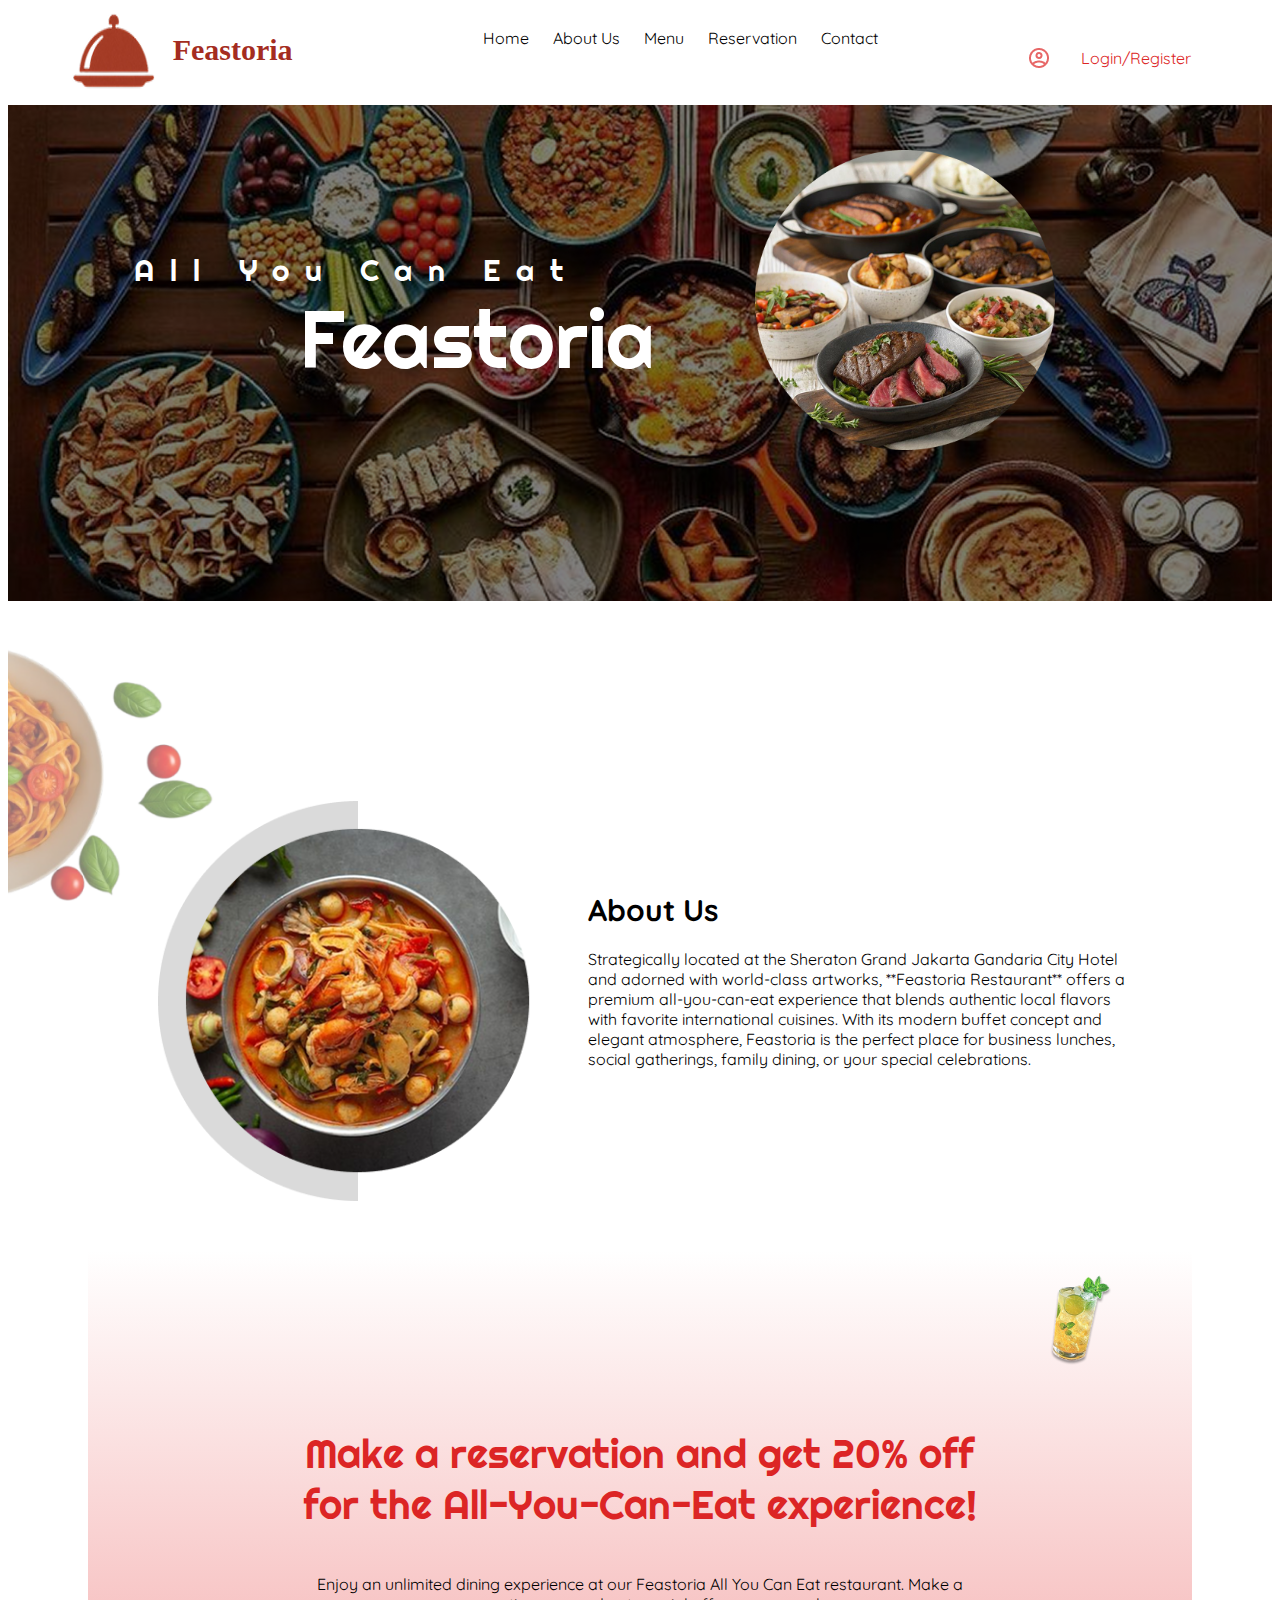
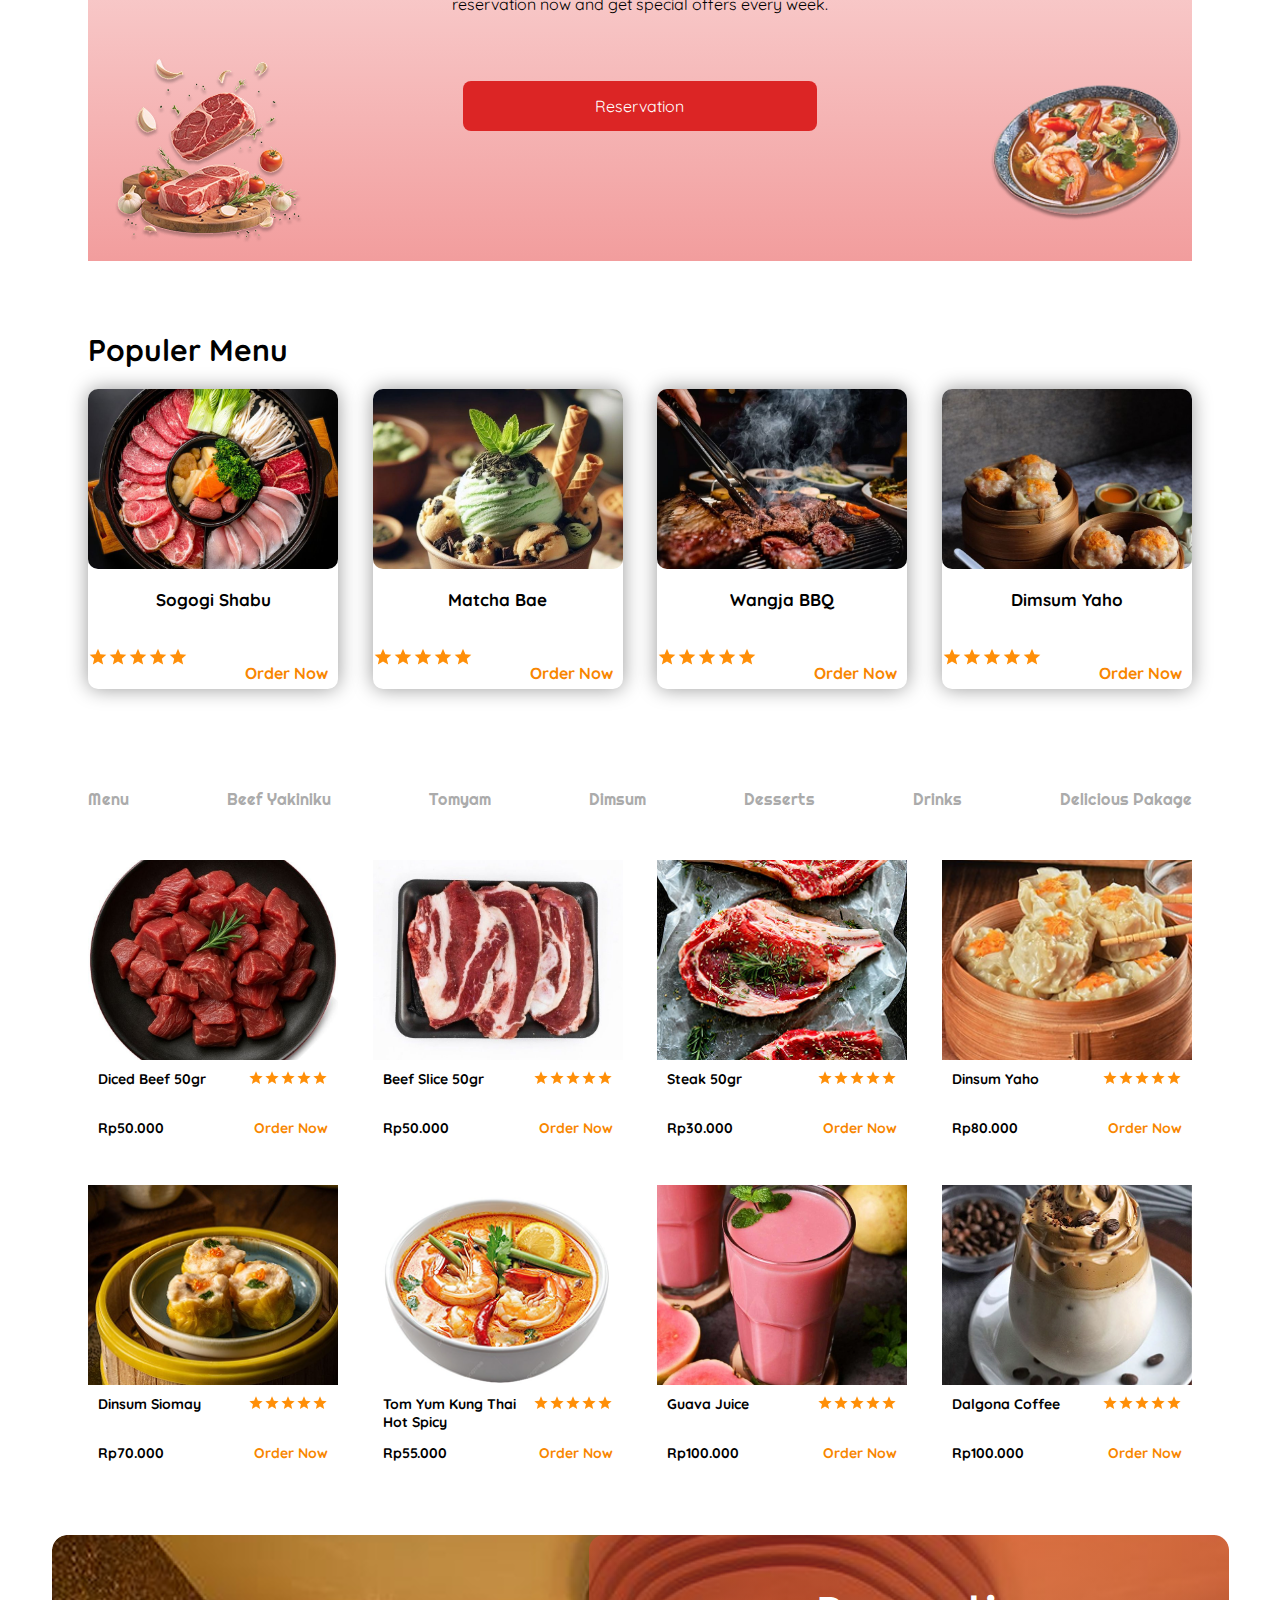
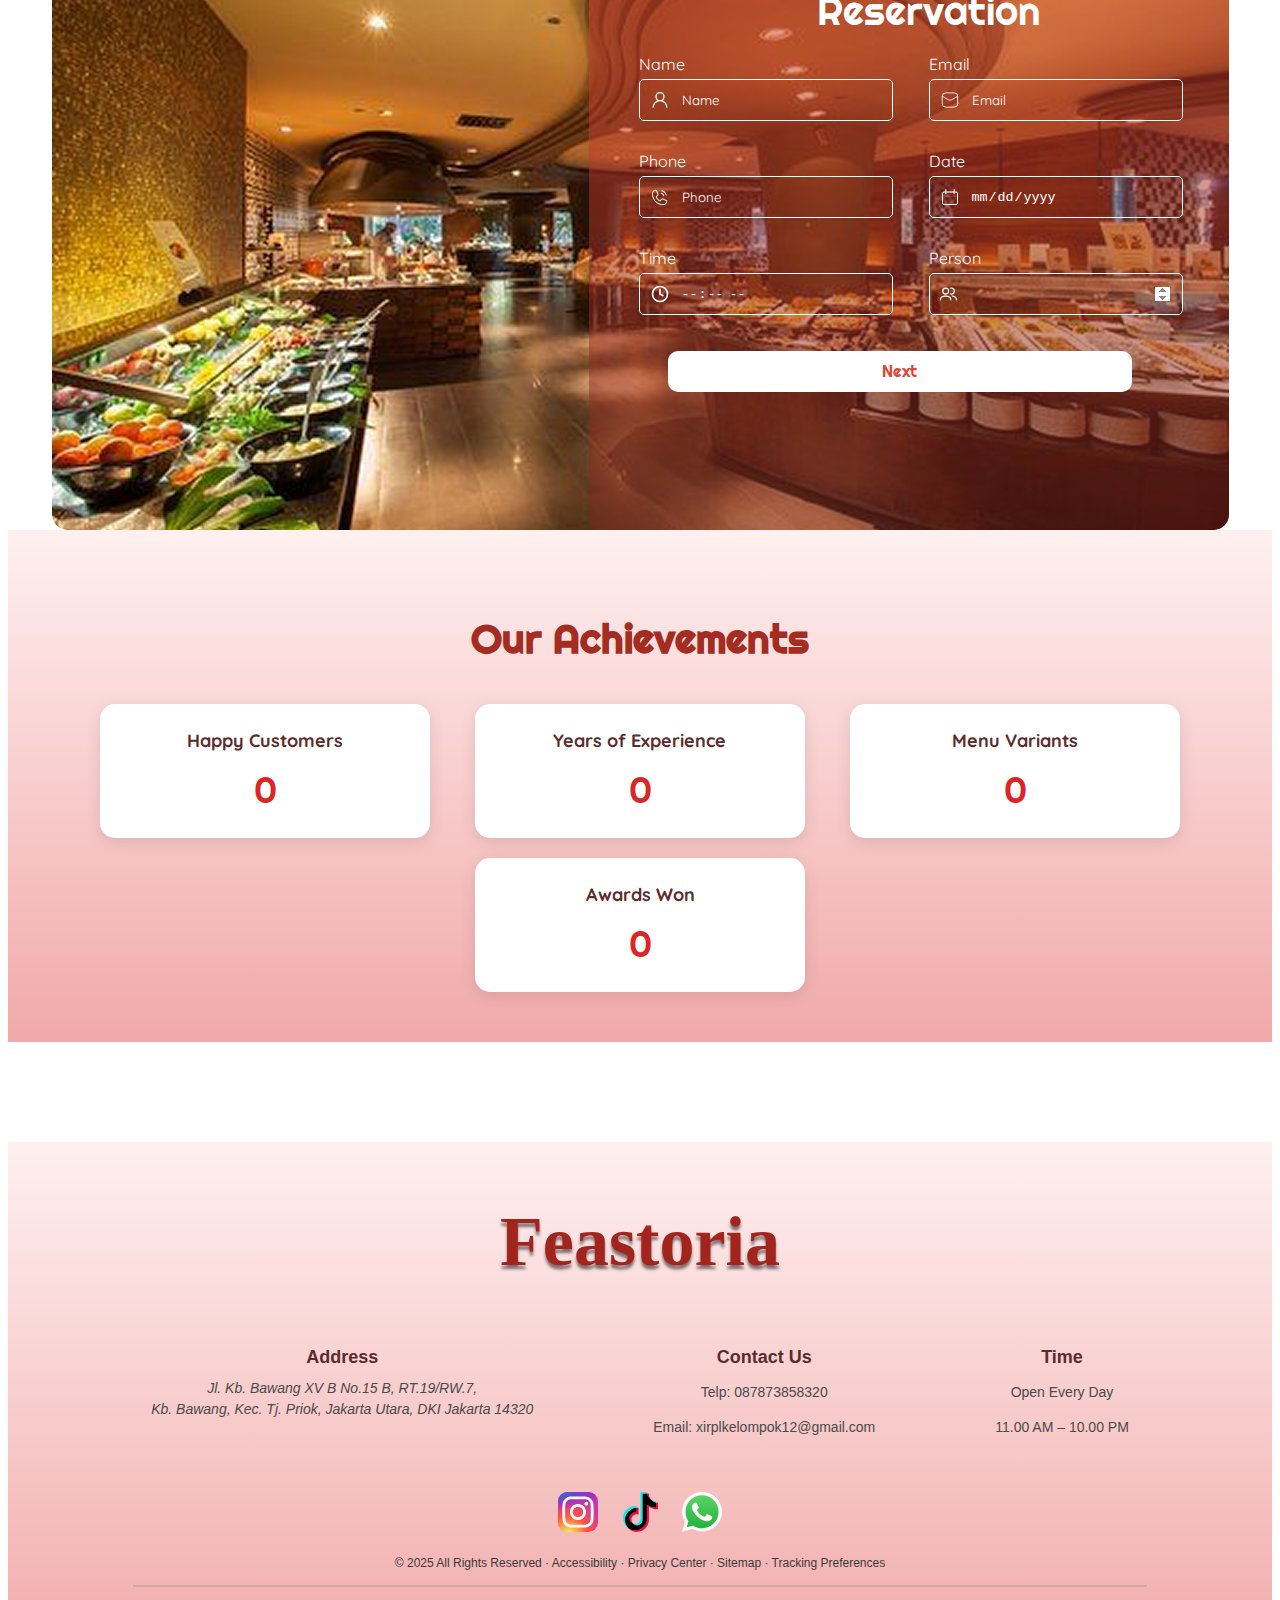
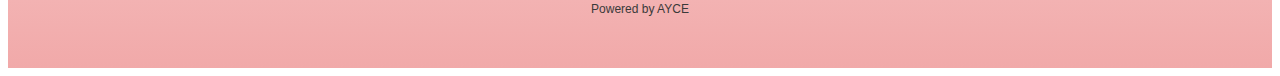
<file: feastoria-resposive/index.html>
<!DOCTYPE html>
<html lang="en">
<head>
    <meta charset="UTF-8">
    <meta name="viewport" content="width=device-width, initial-scale=1.0">
    <title>Feastoria - All You Can Eat Restaurant</title>
    <link rel="stylesheet" href="css/style.css">

    <link rel="preconnect" href="https://fonts.googleapis.com">
<link rel="preconnect" href="https://fonts.gstatic.com" crossorigin>
<link href="https://fonts.googleapis.com/css2?family=Quicksand:wght@300..700&display=swap" rel="stylesheet">
<link rel="preconnect" href="https://fonts.googleapis.com">
<link rel="preconnect" href="https://fonts.gstatic.com" crossorigin>
<link href="https://fonts.googleapis.com/css2?family=Righteous&display=swap" rel="stylesheet">
</head>

<body>
    <!-- NAVBAR -->
    <nav>
        <div class="navbar-container">
            <div class="box-logo-navbar">
                <img src="gambar/logo.png" alt="Feastoria Logo" class="gambar-logo">

                <h1 class="tulisan-logo">Feastoria</h1>
            </div>

            <div class="box-navbar-links">
                <a href="#landing-page" class="navbar-link beranda-link">Home</a>
                <a href="#about-us" class="navbar-link Tentang-link">About Us</a>
                <a href="#populer" class="navbar-link Menu-link">Menu</a>
                <a href="#reservation" class="navbar-link Reservasi-link">Reservation</a>
                <a href="kontak.html" class="navbar-link Kontak-link">Contact</a>
            </div>

            <div class="box-login-search-cart">
                <div class="box-gambar-person">
                    <img src="gambar/person.png" alt="User Icon" class="person-icon">
                </div>

                <div class="box-login">
                    <a href="in.html" class="login-register-text" id="login-link">Login/Register</a>
                </div>
            </div>
        </div>
    </nav>

    

    <!-- LANDING PAGE -->

    <div class="landing-page-container" id="landing-page">
        <div class="landing-text">
            <p class="landing-text-1">All You Can Eat</p>

            <p class="landing-text-2">Feastoria</p>
        </div>

        <div class="landing-gambar">
            <img src="gambar/eclipse.png" alt="Landing Page Graphic" class="gambar-eclipse">
        </div>
    </div>

    <!-- ABOUT US -->
     
    <div class="about-us-container" id="about-us">
        <div class="box-about-us-gambar">
            <img src="gambar/about us gambar.png" alt="About Us Image" class="about-us-gambar">
        </div>

        <div class="box-about-us-text">
            <p class="text-about-us-judul">About Us</p>

            <p class="text-about-us-paragraph">Strategically located at the Sheraton Grand Jakarta Gandaria City Hotel and adorned with world-class artworks, **Feastoria Restaurant** offers a premium all-you-can-eat experience that blends authentic local flavors with favorite international cuisines. With its modern buffet concept and elegant atmosphere, Feastoria is the perfect place for business lunches, social gatherings, family dining, or your special celebrations.
</p>
        </div>
    </div>

    <!-- DISKON -->
    
    <div class="diskon-container">
        <div class="diskon-bg-gradasi-box">
            <img src="gambar/lemon ice.png" alt="Lemon Ice" class="box1">
            <h1 class="box2">Make a reservation and get 20% off for the All-You-Can-Eat experience!</h1>
            <p class="box3">Enjoy an unlimited dining experience at our Feastoria All You Can Eat restaurant. Make a reservation now and get special offers every week.</p>
            <img src="gambar/meet.png" alt="Meat" class="box4">
            <a href="#reservation" class="box5">Reservation</a>
            <img src="gambar/udang.png" alt="Shrimp" class="box6">
        </div>
    </div>

    <!-- HIDANGAN POPULER -->

    <div class="populer-container" id="populer">
        <div class="Populer-menu-text-box">
            <h1 class="populer-menu-text">Populer Menu</h1>
        </div>

        <div class="daftar-populer-menu-box">
            <div class="populer-menu Sogogi-Shabu-populer">
                <div class="gambar-populer-menu gambar-sogogi-shabu">
                    
                </div>
                <div class="text-populer-menu text-sogogi-shabu">
                    <h3 class="nama-produk-populer">Sogogi Shabu</h3>

                    <div class="order-rating-populer">
                        <span class="ic--sharp-star"></span>
                        <span class="ic--sharp-star"></span>
                        <span class="ic--sharp-star"></span>
                        <span class="ic--sharp-star"></span>
                        <span class="ic--sharp-star"></span>
                        
                        <p class="order-populer">Order Now</p>
                    </div>
                </div>
            </div>
            
            <div class="populer-menu Matcha-Bae-populer">
                <div class="gambar-populer-menu gambar-matcha-bae">
                    
                </div>
    
                <div class="text-populer-menu text-matcha-bae">
                    <h3 class="nama-produk-populer">Matcha Bae</h3>

                    <div class="order-rating-populer">
                        <span class="ic--sharp-star"></span>
                        <span class="ic--sharp-star"></span>
                        <span class="ic--sharp-star"></span>
                        <span class="ic--sharp-star"></span>
                        <span class="ic--sharp-star"></span>
                        
                        <p class="order-populer">Order Now</p>
                    </div>
                </div>  
            </div>
            
            <div class="populer-menu Wangja-BBQ-populer">
                <div class="gambar-populer-menu gambar-wangja-bbq">
                    
                </div>
    
                <div class="text-populer-menu text-wangja-bbq">
                    <h3 class="nama-produk-populer">Wangja BBQ</h3>

                    <div class="order-rating-populer">
                        <span class="ic--sharp-star"></span>
                        <span class="ic--sharp-star"></span>
                        <span class="ic--sharp-star"></span>
                        <span class="ic--sharp-star"></span>
                        <span class="ic--sharp-star"></span>
                        
                        <p class="order-populer">Order Now</p>
                    </div>
                </div>  
            </div>
            
            <div class="populer-menu Dimsum-Yaho-populer">
                <div class="gambar-populer-menu gambar-dimsum-yaho">
                    
                </div>
    
                <div class="text-populer-menu text-dimsum-yaho">
                    <h3 class="nama-produk-populer">Dimsum Yaho</h3>

                    <div class="order-rating-populer">
                        <span class="ic--sharp-star"></span>
                        <span class="ic--sharp-star"></span>
                        <span class="ic--sharp-star"></span>
                        <span class="ic--sharp-star"></span>
                        <span class="ic--sharp-star"></span>
                        
                        <p class="order-populer">Order Now</p>
                    </div>
                </div>  
            </div>
        </div>
    </div>

    <!-- DAFTAR MENU -->
     <div class="daftar-menu-container">
        <div class="daftar-menu-box">
            <a href="menu/menu.html" class="link-daftar-menu">Menu</a>
            <a href="menu/menu2.html" class="link-daftar-menu">Beef Yakiniku</a>
            <a href="menu/menu3.html" class="link-daftar-menu">Tomyam</a>
            <a href="menu/menu4.html" class="link-daftar-menu">Dimsum</a>
            <a href="menu/menu5.html" class="link-daftar-menu">Desserts</a>
            <a href="menu/menu6.html" class="link-daftar-menu">Drinks</a>
            <a href="menu/menu7.html" class="link-daftar-menu">Delicious Pakage</a>
        </div>

        <div class="daftar-menunya-box">
            <div class="daftar-menu">
                <div class="gambar-daftar-menu diced-beef-gambar-beranda">
                    
                </div>
                <div class="text-daftar-menu">
                    <div class="nama-rating-daftar-menu">
                        <p class="nama-daftarmenu">Diced Beef 50gr</p>

                        <span class="ic--baseline-star"></span>
                        <span class="ic--baseline-star"></span>
                        <span class="ic--baseline-star"></span>
                        <span class="ic--baseline-star"></span>
                        <span class="ic--baseline-star"></span>
                    </div>

                    <div class="harga-order-daftar-menu">
                        <p class="harga-daftar-menu">Rp50.000</p>

                        <p class="order-daftar-menu">Order Now</p>
                    </div>
                </div>
            </div>

            <div class="daftar-menu">
                <div class="gambar-daftar-menu beef-slice-beranda">
                    
                </div>
                <div class="text-daftar-menu">
                    <div class="nama-rating-daftar-menu">
                        <p class="nama-daftarmenu">Beef Slice 50gr</p>

                        <span class="ic--baseline-star"></span>
                        <span class="ic--baseline-star"></span>
                        <span class="ic--baseline-star"></span>
                        <span class="ic--baseline-star"></span>
                        <span class="ic--baseline-star"></span>
                    </div>

                    <div class="harga-order-daftar-menu">
                        <p class="harga-daftar-menu">Rp50.000</p>

                        <p class="order-daftar-menu">Order Now</p>
                    </div>
                </div>
            </div>

            <div class="daftar-menu">
                <div class="gambar-daftar-menu steak-beranda">
                    
                </div>
                <div class="text-daftar-menu">
                    <div class="nama-rating-daftar-menu">
                        <p class="nama-daftarmenu">Steak 50gr</p>

                        <span class="ic--baseline-star"></span>
                        <span class="ic--baseline-star"></span>
                        <span class="ic--baseline-star"></span>
                        <span class="ic--baseline-star"></span>
                        <span class="ic--baseline-star"></span>
                    </div>

                    <div class="harga-order-daftar-menu">
                        <p class="harga-daftar-menu">Rp30.000</p>

                        <p class="order-daftar-menu">Order Now</p>
                    </div>
                </div>
            </div>

            <div class="daftar-menu">
                <div class="gambar-daftar-menu dimsum-yaho-beranda">
                    
                </div>
                <div class="text-daftar-menu">
                    <div class="nama-rating-daftar-menu">
                        <p class="nama-daftarmenu">Dinsum Yaho</p>

                        <span class="ic--baseline-star"></span>
                        <span class="ic--baseline-star"></span>
                        <span class="ic--baseline-star"></span>
                        <span class="ic--baseline-star"></span>
                        <span class="ic--baseline-star"></span>
                    </div>

                    <div class="harga-order-daftar-menu">
                        <p class="harga-daftar-menu">Rp80.000</p>

                        <p class="order-daftar-menu">Order Now</p>
                    </div>
                </div>
            </div>

            <div class="daftar-menu">
                <div class="gambar-daftar-menu dimsum-siomay-beranda">
                    
                </div>
                <div class="text-daftar-menu">
                    <div class="nama-rating-daftar-menu">
                        <p class="nama-daftarmenu">Dinsum Siomay</p>

                        <span class="ic--baseline-star"></span>
                        <span class="ic--baseline-star"></span>
                        <span class="ic--baseline-star"></span>
                        <span class="ic--baseline-star"></span>
                        <span class="ic--baseline-star"></span>
                    </div>

                    <div class="harga-order-daftar-menu">
                        <p class="harga-daftar-menu">Rp70.000</p>

                        <p class="order-daftar-menu">Order Now</p>
                    </div>
                </div>
            </div>

            <div class="daftar-menu">
                <div class="gambar-daftar-menu kung-thai-beranda">
                    
                </div>
                <div class="text-daftar-menu">
                    <div class="nama-rating-daftar-menu">
                        <p class="nama-daftarmenu">Tom Yum Kung Thai Hot Spicy</p>

                        <span class="ic--baseline-star"></span>
                        <span class="ic--baseline-star"></span>
                        <span class="ic--baseline-star"></span>
                        <span class="ic--baseline-star"></span>
                        <span class="ic--baseline-star"></span>
                    </div>

                    <div class="harga-order-daftar-menu">
                        <p class="harga-daftar-menu">Rp55.000</p>

                        <p class="order-daftar-menu">Order Now</p>
                    </div>
                </div>
            </div>
            
            <div class="daftar-menu">
                <div class="gambar-daftar-menu jus-jambu-beranda">
                    
                </div>
                <div class="text-daftar-menu">
                    <div class="nama-rating-daftar-menu">
                        <p class="nama-daftarmenu">Guava Juice</p>
        
                        <span class="ic--baseline-star"></span>
                        <span class="ic--baseline-star"></span>
                        <span class="ic--baseline-star"></span>
                        <span class="ic--baseline-star"></span>
                        <span class="ic--baseline-star"></span>
                    </div>

                    <div class="harga-order-daftar-menu">
                        <p class="harga-daftar-menu">Rp100.000</p>

                        <p class="order-daftar-menu">Order Now</p>
                    </div>
                </div>
            </div>

            <div class="daftar-menu">
                <div class="gambar-daftar-menu dalgona-coffe-beranda">
                    
                </div>
                <div class="text-daftar-menu">
                    <div class="nama-rating-daftar-menu">
                        <p class="nama-daftarmenu">Dalgona Coffee</p>
        
                        <span class="ic--baseline-star"></span>
                        <span class="ic--baseline-star"></span>
                        <span class="ic--baseline-star"></span>
                        <span class="ic--baseline-star"></span>
                        <span class="ic--baseline-star"></span>
                    </div>

                    <div class="harga-order-daftar-menu">
                        <p class="harga-daftar-menu">Rp100.000</p>

                        <p class="order-daftar-menu">Order Now</p>
                    </div>
                </div>
            </div>
        </div>
     </div>

    <!-- RESERVASI -->
    <div class="reservasi-container" id="reservation">
        <div class="reservasi-box">
            <div class="judul-reservasi">
                <h1 class="reservasi-text">Reservation</h1>
            </div>

            
                <div class="nama-phone-time-box">
                    <form action="">
                        <div class="form-nama-reservation">
                            <label for="name" class="name-text">Name</label>
                            <div class="name-input-box">
                                <span class="octicon--person-24"></span>
                                <input type="text" name="" id="name" class="name-input" placeholder="Name">
                            </div>
                        </div>

                        <div class="form-phone-reservation">
                            <label for="phone" class="phone-text">Phone</label>
                            <div class="phone-input-box">
                                <span class="ph--phone-call-light"></span>
                                <input type="tel" name="" id="phone" placeholder="Phone" class="phone-input">
                            </div>
                        </div>

                        <div class="form-time-reservation">
                            <label for="time" class="time-text">Time</label>
                            <div class="time-input-box">
                                <span class="humbleicons--clock"></span>
                                <input type="time" name="" id="time" class="time-input">
                            </div>
                        </div>
                        
                    </form>
                </div>

                <div class="email-date-person-box">
                    <form action="">
                        <div class="form-email-reservation">
                            <label for="email" class="email-text">Email</label>
                            <div class="email-input-box">
                                <span class="mage--email"></span>
                                <input type="email" name="" id="email" class="email-input" placeholder="Email">
                            </div>
                        </div>

                        <div class="form-date-reservation">
                            <label for="date" class="date-text">Date</label>
                            <div class="date-input-box">
                                <span class="lets-icons--date-today-duotone-line"></span>
                                <input type="date" name="" id="date" placeholder="Date" class="date-input">
                            </div>
                        </div>

                        <div class="form-person-reservation">
                            <label for="person" class="person-text">Person</label>
                            <div class="person-input-box">
                                <span class="radix-icons--people"></span>
                                <input type="number" name="" id="person" class="person-input">
                            </div>
                        </div>
                    </form>
                </div>

                <div class="bottom-submit-reservation-box">
                        <a href="reservasi.html" class="submit-buttom-reservation" id="reservationNextBtn">
                            <div class="button-reservation-text">Next</div>
                        </a>
                    
                </div>
            
        </div>
    </div>


    <!-- ==================== DASHBOARD ==================== -->
    <section class="dashboard-container">
        <h2 class="dashboard-title">Our Achievements</h2>
        <div class="dashboard-content">
            <div class="dashboard-box">
                <h3>Happy Customers</h3>
                <p class="count-number" data-target="15000">0</p>
            </div>
            <div class="dashboard-box">
                <h3>Years of Experience</h3>
                <p class="count-number" data-target="8">0</p>
            </div>
            <div class="dashboard-box">
                <h3>Menu Variants</h3>
                <p class="count-number" data-target="200">0</p>
            </div>
            <div class="dashboard-box">
                <h3>Awards Won</h3>
                <p class="count-number" data-target="25">0</p>
            </div>
        </div>
    </section>


    <!-- ==================== FOOTER ==================== -->
    <footer class="footer">
      <div class="footer-container">
        <h1 class="logo-feastoria-footer-beranda">Feastoria</h1>

        <div class="footer-content">
          <div class="footer-box">
            <h3>Address</h3>
            <address>
              Jl. Kb. Bawang XV B No.15 B, RT.19/RW.7,<br />
              Kb. Bawang, Kec. Tj. Priok, Jakarta Utara, DKI Jakarta 14320
            </address>
          </div>

          <div class="footer-box">
            <h3>Contact Us</h3>
            <p>Telp: 087873858320</p>
            <p>Email: xirplkelompok12@gmail.com</p>
          </div>

          <div class="footer-box">
            <h3>Time</h3>
            <p>Open Every Day</p>
            <p>11.00 AM – 10.00 PM</p>
          </div>
        </div>

        <div class="footer-social">
          <a
            href="https://www.instagram.com/feastoria.official/"
            target="_blank"
          >
            <span class="skill-icons--instagram"></span>
          </a>
          <a
            href="https://www.tiktok.com/@feastoria.officia?_t=ZS-90yvIgMZYtl&_r=1"
          >
            <span class="logos--tiktok-icon"></span>
          </a>
          <a href="#">
            <span class="logos--whatsapp-icon"></span>
          </a>
        </div>

        <div class="footer-bottom">
          <p>
            © 2025 All Rights Reserved · Accessibility · Privacy Center ·
            Sitemap · Tracking Preferences
          </p>
          <hr />
          <p>Powered by AYCE</p>
        </div>
      </div>
    </footer>

    <script src="js/auth.js"></script>
    <script src="js/animations.js"></script>
    <script>
      document.addEventListener('DOMContentLoaded', function() {
        const reservationNextBtn = document.getElementById('reservationNextBtn');
        if (reservationNextBtn) {
          reservationNextBtn.addEventListener('click', function(event) {
            event.preventDefault(); // Mencegah navigasi langsung

            // Ambil data dari form
            const reservationData = {
              name: document.getElementById('name').value,
              email: document.getElementById('email').value,
              phone: document.getElementById('phone').value,
              date: document.getElementById('date').value,
              time: document.getElementById('time').value,
              person: document.getElementById('person').value
            };

            // Simpan ke sessionStorage
            sessionStorage.setItem('reservationData', JSON.stringify(reservationData));

            // Arahkan ke halaman selanjutnya
            window.location.href = this.href;
          });
        }
      });
    </script>
</body>
</html>
</file>
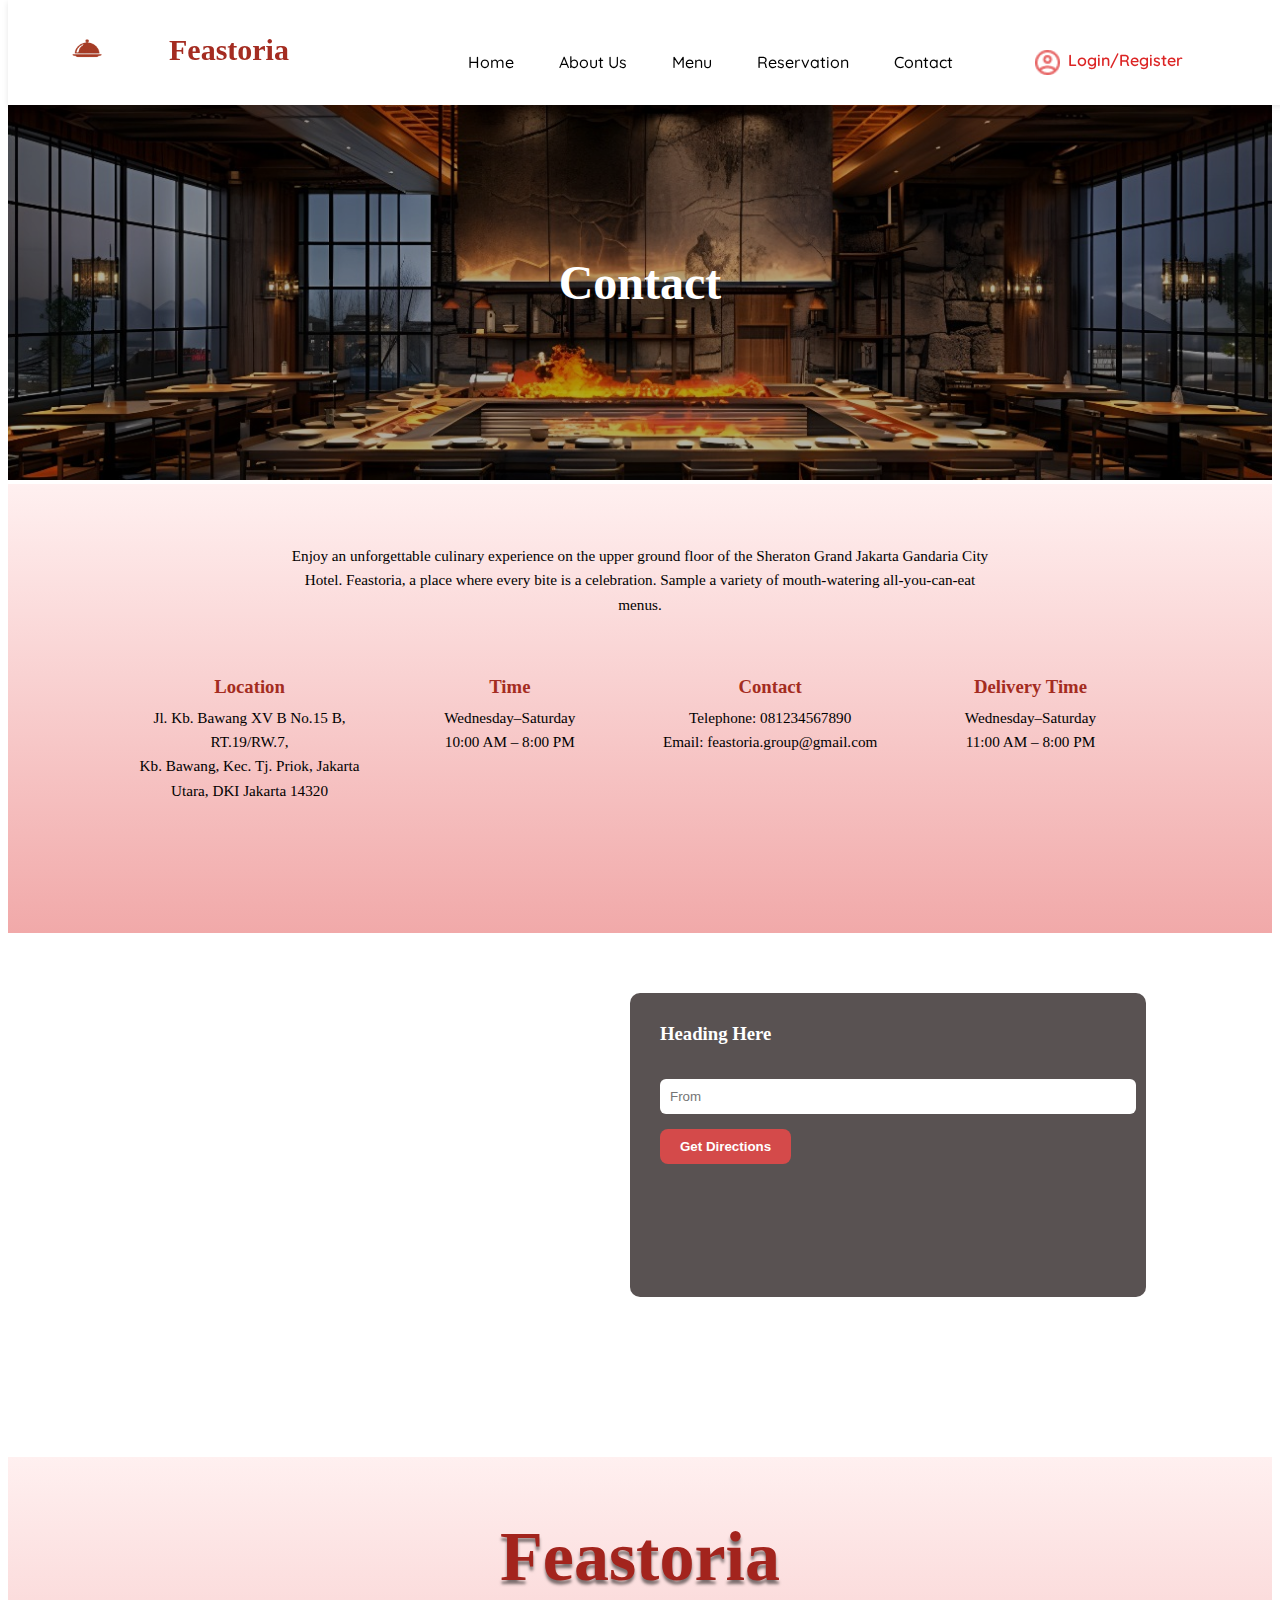
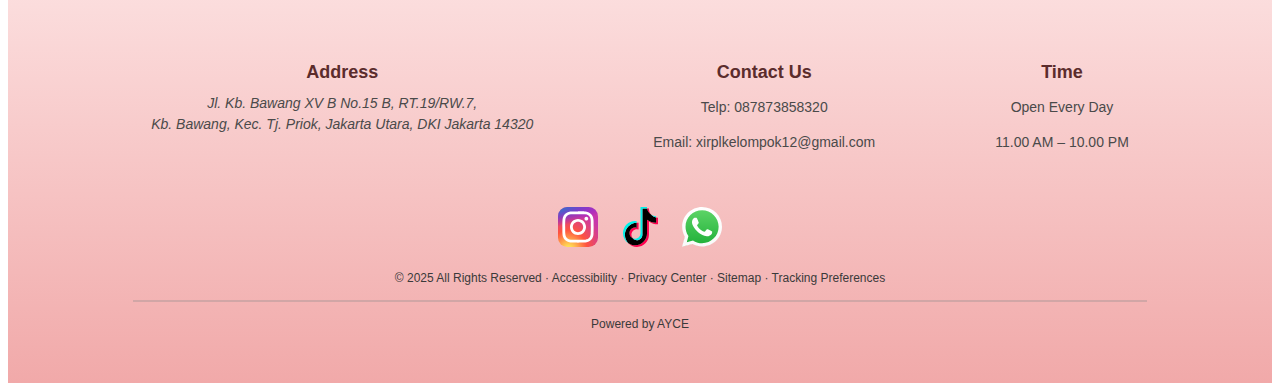
<file: feastoria-resposive/kontak.html>
<!DOCTYPE html>
<html lang="id">
  <head>
    <meta charset="UTF-8" />
    <meta name="viewport" content="width=device-width, initial-scale=1.0" />
    <link href="https://fonts.googleapis.com/css2?family=Quicksand:wght@300..700&display=swap" rel="stylesheet">

    <title>Contact - Feastoria</title>

    <style>
      /* ===== NAVBAR ===== */
      .navbar-container {
        background-color: white;
        display: flex;
        justify-content: space-between;
        align-items: center;
        width: 90%;
        padding: 10px 5%;
        top: 0;
        position: fixed;
        z-index: 2;
        box-shadow: 0 2px 6px rgba(0, 0, 0, 0.1);
      }

      .box-logo-navbar {
        display: flex;
        align-items: center;
        gap: 10px;
      }

      .gambar-logo {
        width: 50px;
        height: auto;
      }

      .tulisan-logo {
        font-size: 28px;
        color: #a42c21;
        font-weight: bold;
        margin: 0;
      }

      .box-navbar-links {
        display: flex;
        gap: 25px;
      }

      .navbar-link {
        text-decoration: none;
        color: black;
        font-family: geologica;
        font-weight: 500;
      }

      .navbar-link:hover {
        color: #a42c21;
      }

      .box-login-search-cart {
        display: flex;
        align-items: center;
        gap: 15px;
      }

      .login-register-text {
        text-decoration: none;
        color: #dc2525;
        font-family: Quicksand;
        font-weight: 600;
        display: flex;
        margin-top: 5px;
      }

      .box-login {
        display: flex;
        align-items: flex-end;
        margin-top: 5px;
        gap: 8px;
      }

      /* ===== HERO ===== */
      .hero {
        position: relative;
        margin-top: 80px;
      }

      .hero-img {
        width: 100%;
        height: 380px;
        object-fit: cover;
        filter: brightness(70%);
        margin-top: 20px;
      }

      .hero-text {
        position: absolute;
        top: 50%;
        left: 50%;
        transform: translate(-50%, -50%);
        color: white;
        text-align: center;
      }

      .hero-text h2 {
        font-size: 3rem;
        margin: 0;
      }

      /* ===== CONTACT INFO ===== */
      .kontak-info {
        text-align: center;
        padding: 60px 10%;
        background: linear-gradient(to bottom, #fff0f0, #f1a9a9);
      }

      .kontak-info p {
        max-width: 700px;
        margin: 0 auto 40px;
        font-size: 0.95rem;
        line-height: 1.6;
      }

      .info-container {
        display: grid;
        grid-template-columns: repeat(auto-fit, minmax(220px, 1fr));
        gap: 30px;
        margin-bottom: 30px;
      }

      .info-box h3 {
        color: #a42c21;
        margin-bottom: 8px;
      }

      .informasi {
        display: flex;
        justify-content: flex-end;
      }

      .btn {
        background: #a42c21;
        color: white;
        padding: 10px 25px;
        border-radius: 8px;
        text-decoration: none;
        font-weight: 600;
      }

      .btn:hover {
        background: #8e241b;
      }

      /* ===== MAP SECTION ===== */
      .map-section {
        display: flex;
        flex-wrap: wrap;
        justify-content: center;
        align-items: stretch;
        background-color: white;
        padding: 60px 10%;
        gap: 40px;
      }

      .map-container {
        flex: 1;
        min-width: 300px;
      }

      .direction-box {
        flex: 1;
        background-color: #595252;
        padding: 30px;
        border-radius: 10px;
        min-width: 280px;
        color: white;
      }

      .direction-box h3 {
        margin-top: 0;
      }

      .direction-box input {
        width: 100%;
        padding: 10px;
        margin: 15px 0;
        border: none;
        border-radius: 6px;
      }

      .direction-box button {
        background: #d44a4a;
        color: white;
        border: none;
        padding: 10px 20px;
        border-radius: 8px;
        cursor: pointer;
        font-weight: 600;
      }

      .direction-box button:hover {
        background: #b73a3a;
      }

      /* ===== FOOTER ===== */
      .footer {
        background: linear-gradient(to bottom, #fff0f0, #f1a9a9);
        text-align: center;
        padding: 60px 0 40px;
        font-family: "Geologica";
        margin-top: 100px;
      }

      .footer-content {
        display: flex;
        justify-content: center;
        gap: 100px;
        flex-wrap: wrap;
        margin-bottom: 40px;
      }

      .footer-box h3 {
        color: #5b2c2c;
        font-size: 18px;
        margin-bottom: 10px;
        font-weight: bold;
      }

      .footer-box p,
      .footer-box address {
        font-size: 14px;
        color: #4a4a4a;
        line-height: 1.5;
      }

      .footer-social img {
        width: 40px;
        margin: 0 10px;
        transition: 0.3s;
      }

      .footer-social img:hover {
        transform: scale(1.1);
      }

      .footer-bottom {
        font-size: 12px;
        color: #3a3a3a;
        margin-top: 20px;
      }

      .footer-bottom hr {
        width: 80%;
        margin: 15px auto;
        border: 0.5px solid #d1a6a6;
      }

      .logos--whatsapp-icon {
        display: inline-block;
        width: 39.69px;
        height: 40px;
        background-repeat: no-repeat;
        background-size: 100% 100%;
        background-image: url("data:image/svg+xml,%3Csvg xmlns='http://www.w3.org/2000/svg' viewBox='0 0 256 258'%3E%3Cdefs%3E%3ClinearGradient id='SVGBRLHCcSy' x1='50%25' x2='50%25' y1='100%25' y2='0%25'%3E%3Cstop offset='0%25' stop-color='%231faf38'/%3E%3Cstop offset='100%25' stop-color='%2360d669'/%3E%3C/linearGradient%3E%3ClinearGradient id='SVGHW6lecxh' x1='50%25' x2='50%25' y1='100%25' y2='0%25'%3E%3Cstop offset='0%25' stop-color='%23f9f9f9'/%3E%3Cstop offset='100%25' stop-color='%23fff'/%3E%3C/linearGradient%3E%3C/defs%3E%3Cpath fill='url(%23SVGBRLHCcSy)' d='M5.463 127.456c-.006 21.677 5.658 42.843 16.428 61.499L4.433 252.697l65.232-17.104a123 123 0 0 0 58.8 14.97h.054c67.815 0 123.018-55.183 123.047-123.01c.013-32.867-12.775-63.773-36.009-87.025c-23.23-23.25-54.125-36.061-87.043-36.076c-67.823 0-123.022 55.18-123.05 123.004'/%3E%3Cpath fill='url(%23SVGHW6lecxh)' d='M1.07 127.416c-.007 22.457 5.86 44.38 17.014 63.704L0 257.147l67.571-17.717c18.618 10.151 39.58 15.503 60.91 15.511h.055c70.248 0 127.434-57.168 127.464-127.423c.012-34.048-13.236-66.065-37.3-90.15C194.633 13.286 162.633.014 128.536 0C58.276 0 1.099 57.16 1.071 127.416m40.24 60.376l-2.523-4.005c-10.606-16.864-16.204-36.352-16.196-56.363C22.614 69.029 70.138 21.52 128.576 21.52c28.3.012 54.896 11.044 74.9 31.06c20.003 20.018 31.01 46.628 31.003 74.93c-.026 58.395-47.551 105.91-105.943 105.91h-.042c-19.013-.01-37.66-5.116-53.922-14.765l-3.87-2.295l-40.098 10.513z'/%3E%3Cpath fill='%23fff' d='M96.678 74.148c-2.386-5.303-4.897-5.41-7.166-5.503c-1.858-.08-3.982-.074-6.104-.074c-2.124 0-5.575.799-8.492 3.984c-2.92 3.188-11.148 10.892-11.148 26.561s11.413 30.813 13.004 32.94c1.593 2.123 22.033 35.307 54.405 48.073c26.904 10.609 32.379 8.499 38.218 7.967c5.84-.53 18.844-7.702 21.497-15.139c2.655-7.436 2.655-13.81 1.859-15.142c-.796-1.327-2.92-2.124-6.105-3.716s-18.844-9.298-21.763-10.361c-2.92-1.062-5.043-1.592-7.167 1.597c-2.124 3.184-8.223 10.356-10.082 12.48c-1.857 2.129-3.716 2.394-6.9.801c-3.187-1.598-13.444-4.957-25.613-15.806c-9.468-8.442-15.86-18.867-17.718-22.056c-1.858-3.184-.199-4.91 1.398-6.497c1.431-1.427 3.186-3.719 4.78-5.578c1.588-1.86 2.118-3.187 3.18-5.311c1.063-2.126.531-3.986-.264-5.579c-.798-1.593-6.987-17.343-9.819-23.64'/%3E%3C/svg%3E");
      }

      .logos--tiktok-icon {
        display: inline-block;
        width: 35.32px;
        height: 40px;
        background-repeat: no-repeat;
        background-size: 100% 100%;
        background-image: url("data:image/svg+xml,%3Csvg xmlns='http://www.w3.org/2000/svg' viewBox='0 0 256 290'%3E%3Cpath fill='%23ff004f' d='M189.72 104.421c18.678 13.345 41.56 21.197 66.273 21.197v-47.53a67 67 0 0 1-13.918-1.456v37.413c-24.711 0-47.59-7.851-66.272-21.195v96.996c0 48.523-39.356 87.855-87.9 87.855c-18.113 0-34.949-5.473-48.934-14.86c15.962 16.313 38.222 26.432 62.848 26.432c48.548 0 87.905-39.332 87.905-87.857v-96.995zm17.17-47.952c-9.546-10.423-15.814-23.893-17.17-38.785v-6.113h-13.189c3.32 18.927 14.644 35.097 30.358 44.898M69.673 225.607a40 40 0 0 1-8.203-24.33c0-22.192 18.001-40.186 40.21-40.186a40.3 40.3 0 0 1 12.197 1.883v-48.593c-4.61-.631-9.262-.9-13.912-.801v37.822a40.3 40.3 0 0 0-12.203-1.882c-22.208 0-40.208 17.992-40.208 40.187c0 15.694 8.997 29.281 22.119 35.9'/%3E%3Cpath d='M175.803 92.849c18.683 13.344 41.56 21.195 66.272 21.195V76.631c-13.794-2.937-26.005-10.141-35.186-20.162c-15.715-9.802-27.038-25.972-30.358-44.898h-34.643v189.843c-.079 22.132-18.049 40.052-40.21 40.052c-13.058 0-24.66-6.221-32.007-15.86c-13.12-6.618-22.118-20.206-22.118-35.898c0-22.193 18-40.187 40.208-40.187c4.255 0 8.356.662 12.203 1.882v-37.822c-47.692.985-86.047 39.933-86.047 87.834c0 23.912 9.551 45.589 25.053 61.428c13.985 9.385 30.82 14.86 48.934 14.86c48.545 0 87.9-39.335 87.9-87.857z'/%3E%3Cpath fill='%2300f2ea' d='M242.075 76.63V66.516a66.3 66.3 0 0 1-35.186-10.047a66.47 66.47 0 0 0 35.186 20.163M176.53 11.57a68 68 0 0 1-.728-5.457V0h-47.834v189.845c-.076 22.13-18.046 40.05-40.208 40.05a40.06 40.06 0 0 1-18.09-4.287c7.347 9.637 18.949 15.857 32.007 15.857c22.16 0 40.132-17.918 40.21-40.05V11.571zM99.966 113.58v-10.769a89 89 0 0 0-12.061-.818C39.355 101.993 0 141.327 0 189.845c0 30.419 15.467 57.227 38.971 72.996c-15.502-15.838-25.053-37.516-25.053-61.427c0-47.9 38.354-86.848 86.048-87.833'/%3E%3C/svg%3E");
      }

      .skill-icons--instagram {
        display: inline-block;
        width: 40px;
        height: 40px;
        background-repeat: no-repeat;
        background-size: 100% 100%;
        background-image: url("data:image/svg+xml,%3Csvg xmlns='http://www.w3.org/2000/svg' viewBox='0 0 256 256'%3E%3Cg fill='none'%3E%3Crect width='256' height='256' fill='url(%23SVGWRUqebek)' rx='60'/%3E%3Crect width='256' height='256' fill='url(%23SVGfkNpldMH)' rx='60'/%3E%3Cpath fill='%23fff' d='M128.009 28c-27.158 0-30.567.119-41.233.604c-10.646.488-17.913 2.173-24.271 4.646c-6.578 2.554-12.157 5.971-17.715 11.531c-5.563 5.559-8.98 11.138-11.542 17.713c-2.48 6.36-4.167 13.63-4.646 24.271c-.477 10.667-.602 14.077-.602 41.236s.12 30.557.604 41.223c.49 10.646 2.175 17.913 4.646 24.271c2.556 6.578 5.973 12.157 11.533 17.715c5.557 5.563 11.136 8.988 17.709 11.542c6.363 2.473 13.631 4.158 24.275 4.646c10.667.485 14.073.604 41.23.604c27.161 0 30.559-.119 41.225-.604c10.646-.488 17.921-2.173 24.284-4.646c6.575-2.554 12.146-5.979 17.702-11.542c5.563-5.558 8.979-11.137 11.542-17.712c2.458-6.361 4.146-13.63 4.646-24.272c.479-10.666.604-14.066.604-41.225s-.125-30.567-.604-41.234c-.5-10.646-2.188-17.912-4.646-24.27c-2.563-6.578-5.979-12.157-11.542-17.716c-5.562-5.562-11.125-8.979-17.708-11.53c-6.375-2.474-13.646-4.16-24.292-4.647c-10.667-.485-14.063-.604-41.23-.604zm-8.971 18.021c2.663-.004 5.634 0 8.971 0c26.701 0 29.865.096 40.409.575c9.75.446 15.042 2.075 18.567 3.444c4.667 1.812 7.994 3.979 11.492 7.48c3.5 3.5 5.666 6.833 7.483 11.5c1.369 3.52 3 8.812 3.444 18.562c.479 10.542.583 13.708.583 40.396s-.104 29.855-.583 40.396c-.446 9.75-2.075 15.042-3.444 18.563c-1.812 4.667-3.983 7.99-7.483 11.488c-3.5 3.5-6.823 5.666-11.492 7.479c-3.521 1.375-8.817 3-18.567 3.446c-10.542.479-13.708.583-40.409.583c-26.702 0-29.867-.104-40.408-.583c-9.75-.45-15.042-2.079-18.57-3.448c-4.666-1.813-8-3.979-11.5-7.479s-5.666-6.825-7.483-11.494c-1.369-3.521-3-8.813-3.444-18.563c-.479-10.542-.575-13.708-.575-40.413s.096-29.854.575-40.396c.446-9.75 2.075-15.042 3.444-18.567c1.813-4.667 3.983-8 7.484-11.5s6.833-5.667 11.5-7.483c3.525-1.375 8.819-3 18.569-3.448c9.225-.417 12.8-.542 31.437-.563zm62.351 16.604c-6.625 0-12 5.37-12 11.996c0 6.625 5.375 12 12 12s12-5.375 12-12s-5.375-12-12-12zm-53.38 14.021c-28.36 0-51.354 22.994-51.354 51.355s22.994 51.344 51.354 51.344c28.361 0 51.347-22.983 51.347-51.344c0-28.36-22.988-51.355-51.349-51.355zm0 18.021c18.409 0 33.334 14.923 33.334 33.334c0 18.409-14.925 33.334-33.334 33.334s-33.333-14.925-33.333-33.334c0-18.411 14.923-33.334 33.333-33.334'/%3E%3Cdefs%3E%3CradialGradient id='SVGWRUqebek' cx='0' cy='0' r='1' gradientTransform='matrix(0 -253.715 235.975 0 68 275.717)' gradientUnits='userSpaceOnUse'%3E%3Cstop stop-color='%23fd5'/%3E%3Cstop offset='.1' stop-color='%23fd5'/%3E%3Cstop offset='.5' stop-color='%23ff543e'/%3E%3Cstop offset='1' stop-color='%23c837ab'/%3E%3C/radialGradient%3E%3CradialGradient id='SVGfkNpldMH' cx='0' cy='0' r='1' gradientTransform='matrix(22.25952 111.2061 -458.39518 91.75449 -42.881 18.441)' gradientUnits='userSpaceOnUse'%3E%3Cstop stop-color='%233771c8'/%3E%3Cstop offset='.128' stop-color='%233771c8'/%3E%3Cstop offset='1' stop-color='%2360f' stop-opacity='0'/%3E%3C/radialGradient%3E%3C/defs%3E%3C/g%3E%3C/svg%3E");
      }

      /* ===== RESPONSIVE (max-width: 768px) ===== */
      @media (max-width: 768px) {
        body {
          font-family: "Quicksand", sans-serif;
        }

        .navbar-container {
          flex-direction: column;
          height: auto;
          padding: 10px 5%;
        }

        .box-logo-navbar {
          margin-bottom: 10px;
        }

        .box-login-search-cart {
            width: 100%;
            justify-content: center;
        }

        .box-navbar-links {
          gap: 15px;
          flex-wrap: wrap;
          justify-content: center;
        }

        .navbar-link {
          font-size: 14px;
        }

        .hero-text h2 {
          font-size: 2.2rem;
        }

        .kontak-info, .map-section {
          padding: 40px 5%;
        }

        .footer-content {
          gap: 40px;
        }

        .direction-box {
          margin-top: 20px;
        }
      }
    </style>

    <link rel="stylesheet" href="css/style.css">
  </head>

  <body>
    <!-- ===== NAVBAR ===== -->
    <nav>
      <div class="navbar-container">
        <div class="box-logo-navbar">
          <a href="index.html"><img src="gambar/logo.png" alt="logo" class="gambar-logo" /></a>
          <h1 class="tulisan-logo">Feastoria</h1>
        </div>

        <div class="box-navbar-links">
          <a href="index.html" class="navbar-link">Home</a>
          <a href="index.html#about-us" class="navbar-link">About Us</a>
          <a href="menu/menu.html" class="navbar-link">Menu</a>
          <a href="index.html#reservation" class="navbar-link">Reservation</a>
          <a href="#" class="navbar-link">Contact</a>
        </div>

        <div class="box-login-search-cart">
          <div class="box-login">
            <img src="gambar/person.png" alt="user" width="25" height="25" />
            <a href="in.html" class="login-register-text" id="login-link">Login/Register</a>
          </div>
        </div>
      </div>
    </nav>

    <!-- ===== HERO SECTION ===== -->
    <section class="hero">
      <img src="gambar/restaurant.jpg" alt="restaurant" class="hero-img" />
      <div class="hero-text">
        <h2>Contact</h2>
      </div>
    </section>

    <!-- ===== CONTACT INFO ===== -->
    <section class="kontak-info">
      <p>
        Enjoy an unforgettable culinary experience on the upper ground floor of
        the Sheraton Grand Jakarta Gandaria City Hotel. Feastoria, a place where
        every bite is a celebration. Sample a variety of mouth-watering
        all-you-can-eat menus.
      </p>

      <div class="info-container">
        <div class="info-box">
          <h3>Location</h3>
          <p>
            Jl. Kb. Bawang XV B No.15 B, RT.19/RW.7,<br />
            Kb. Bawang, Kec. Tj. Priok, Jakarta Utara, DKI Jakarta 14320
          </p>
        </div>

        <div class="info-box">
          <h3>Time</h3>
          <p>Wednesday–Saturday<br />10:00 AM – 8:00 PM</p>
        </div>

        <div class="info-box">
          <h3>Contact</h3>
          <p>Telephone: 081234567890<br />Email: feastoria.group@gmail.com</p>
        </div>

        <div class="info-box">
          <h3>Delivery Time</h3>
          <p>Wednesday–Saturday<br />11:00 AM – 8:00 PM</p>
        </div>
      </div>

    </section>

    <!-- ===== MAP SECTION ===== -->
    <section class="map-section">
      <div class="map-container">
        <iframe
          src="https://www.google.com/maps/embed?pb=!1m18!1m12!1m3!1d3967.118320064017!2d106.88321187498947!3d-6.114769993871831!2m3!1f0!2f0!3f0!3m2!1i1024!2i768!4f13.1!3m3!1m2!1s0x2e6a1fc0f11e3263%3A0x54a03664a7090923!2sSMK%20Negeri%2012%20Jakarta%20Utara!5e0!3m2!1sid!2sid!4v1761959547010!5m2!1sid!2sid"
          width="100%"
          height="300"
          style="border: 0"
          allowfullscreen=""
          loading="lazy"
          referrerpolicy="no-referrer-when-downgrade"
        ></iframe>
      </div>

      <div class="direction-box">
        <h3>Heading Here</h3>
        <input type="text" placeholder="From" />
        <button>Get Directions</button>
      </div>
    </section>

    <!-- ===== FOOTER ===== -->
    <footer class="footer">
      <h1 class="logo-feastoria-footer-beranda">Feastoria</h1>
      <div class="footer-content">
        <div class="footer-box">
          <h3>Address</h3>
          <address>
            Jl. Kb. Bawang XV B No.15 B, RT.19/RW.7,<br />
            Kb. Bawang, Kec. Tj. Priok, Jakarta Utara, DKI Jakarta 14320
          </address>
        </div>

        <div class="footer-box">
          <h3>Contact Us</h3>
          <p>Telp: 087873858320</p>
          <p>Email: xirplkelompok12@gmail.com</p>
        </div>

        <div class="footer-box">
          <h3>Time</h3>
          <p>Open Every Day</p>
          <p>11.00 AM – 10.00 PM</p>
        </div>
      </div>

      <div class="footer-social">
        <a href="https://www.instagram.com/feastoria.official/" target="_blank">
          <span class="skill-icons--instagram"></span>
        </a>
        <a
          href="https://www.tiktok.com/@feastoria.officia?_t=ZS-90yvIgMZYtl&_r=1"
        >
          <span class="logos--tiktok-icon"></span>
        </a>
        <a href="#">
          <span class="logos--whatsapp-icon"></span>
        </a>
      </div>

      <div class="footer-bottom">
        <p>
          © 2025 All Rights Reserved · Accessibility · Privacy Center · Sitemap
          · Tracking Preferences
        </p>
        <hr />
        <p>Powered by AYCE</p>
      </div>
    </footer>

    <script src="js/auth.js"></script>
  </body>
</html>
</file>
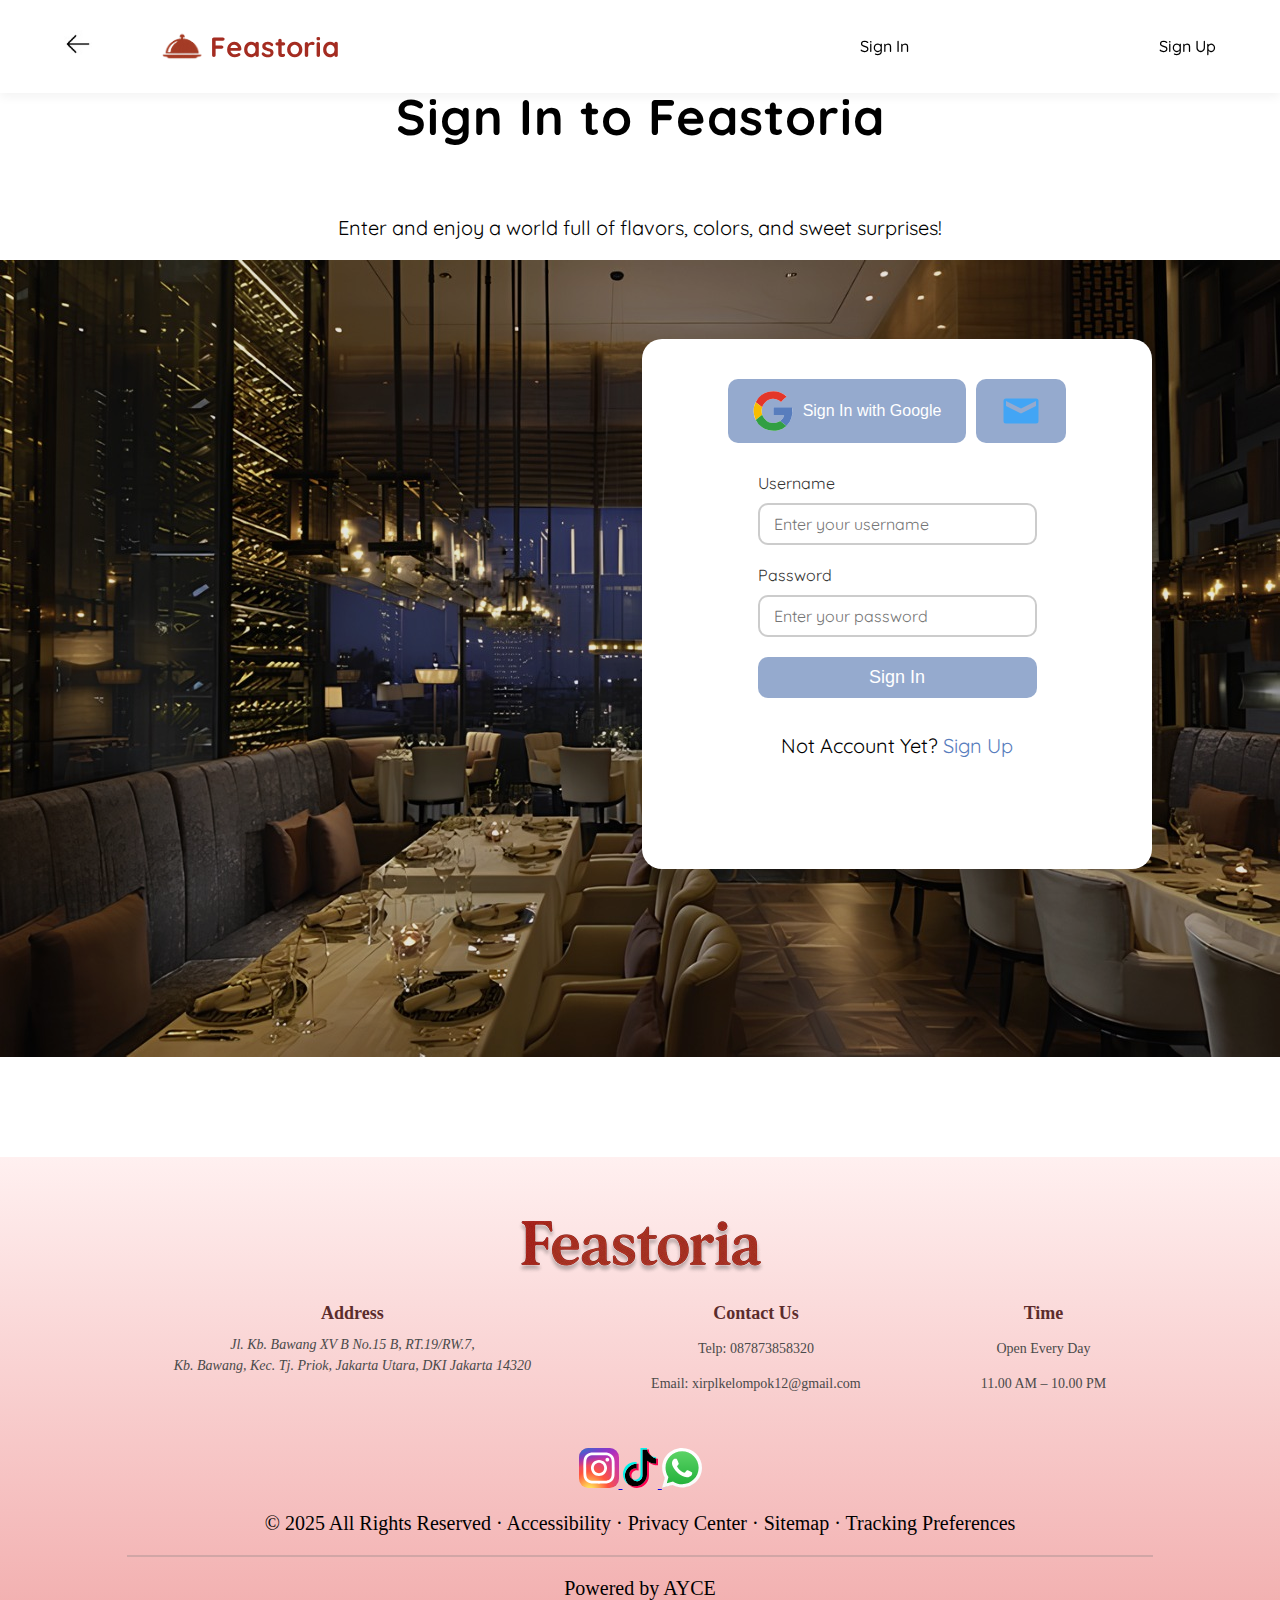
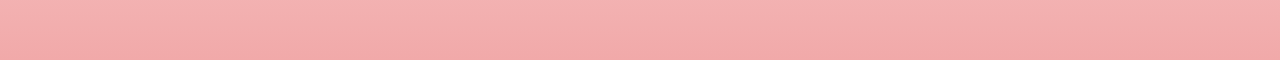
<file: feastoria-resposive/sign in.html>
<!DOCTYPE html>
<html lang="en">
  <head>
    <meta charset="UTF-8" />
    <meta name="viewport" content="width=device-width, initial-scale=1.0" />
    <link
      href="https://fonts.googleapis.com/css2?family=Quicksand:wght@300..700&display=swap"
      rel="stylesheet"
    />
    <title>Sign In - Feastoria</title>

    <style>
      body {
        margin: 0;
        padding-top: 100px;
        font-family: "Quicksand", sans-serif;
        background-color: #fff;
      }
      /* ==================== NAVBAR ==================== */
      .navbar-container {
        background-color: white;
        display: flex;
        justify-content: space-between;
        align-items: center;
        width: 90%;
        padding: 10px 5%;
        position: fixed;
        top: 0;
        left: 0;
        z-index: 5;
        box-shadow: 0 4px 10px rgba(0, 0, 0, 0.05);
      }

      .box-logo-navbar {
        display: flex;
        align-items: center;
        margin-left: -450px;
      }

      .gambar-logo {
        width: 40px;
        height: auto;
        margin-right: 8px;
      }

      .tulisan-logo {
        font-size: 28px;
        color: #a42c21;
        font-family: "Quicksand";
      }

      .box-navbar-links {
        display: flex;
        gap: 250px;
        font-size: 16px;
      }

      /* Hanya Sign Up bisa diklik */
      .navbar-link {
        text-decoration: none;
        color: black;
        font-weight: 500;
        transition: color 0.3s ease;
        pointer-events: none;
      }

      .buat-link {
        pointer-events: auto; /* Sign Up bisa diklik */
      }

      .navbar-link:hover {
        color: #a42c21;
      }

      /* ==================== HEADER TEXT ==================== */
      .bagian-gambar {
        text-align: center;
        margin-bottom: 10px;
      }

      h4.sign-in {
        font-size: 50px;
        color: #000;
        letter-spacing: 1px;
        margin-top: -15px;
      }

      p {
        font-size: 20px;
        color: black;
      }

      /* ==================== LATAR ==================== */
      .latar {
        position: relative;
        width: 100%;
        display: flex;
        justify-content: center;
      }

      .latar-belakang {
        width: 100%;
        height: auto;
        display: block;
        object-fit: cover;
        filter: brightness(90%);
      }

      /* ==================== RECTANGLE kanan  ==================== */
      .rectangle-kanan {
        position: absolute;
        top: 10%;
        right: 10%;
        width: 450px;
        min-height: 450px;
        background-color: #ffffff;
        z-index: 1;
        border-radius: 20px;
        box-shadow: 0 4px 25px rgba(0, 0, 0, 0.1);
        padding: 40px 30px;
        display: flex;
        flex-direction: column;
        align-items: center;
      }

      /* ==================== BUTTON LOGIN ==================== */
      .button {
        display: flex;
        justify-content: center;
        gap: 10px;
        margin-bottom: 20px;
      }

      .button button {
        background-color: #95aace;
        color: white;
        font-size: 16px;
        border: none;
        border-radius: 10px;
        padding: 12px 25px;
        display: flex;
        align-items: center;
        gap: 10px;
        cursor: pointer;
        transition: 0.3s;
      }

      .button button:hover {
        background-color: #00365e;
      }

      .icon {
        width: 22px;
        height: 22px;
        object-fit: contain;
      }

      /* ==================== FORM ==================== */
      .form-group {
        width: 62%;
        margin-top: 10px;
      }

      .form-group label {
        font-size: 16px;
        color: #333;
        display: flex;
        margin-bottom: 10px;
      }

      .input-box {
        display: flex;
        align-items: center;
        border: 2px solid #ccc;
        border-radius: 10px;
        padding: 8px 12px;
        margin-bottom: 20px;
        background-color: #fff;
        transition: border 0.3s ease;
      }

      .input-box:focus-within {
        border-color: #587dbd;
      }

      .input-box input {
        border: none;
        outline: none;
        width: 100%;
        font-size: 16px;
        font-family: inherit;
      }

      #submit-btn {
        background-color: #95aace;
        color: white;
        font-size: 18px;
        border: none;
        padding: 10px;
        border-radius: 10px;
        cursor: pointer;
        width: 100%;
        transition: 0.3s;
      }

      #submit-btn:hover {
        background-color: #4767a1;
      }

      /* ==================== SIGN UP TEXT ==================== */
      .sign-up {
        margin-top: 15px;
        color: #333;
        font-size: 12px;
        text-align: center;
      }

      .sign-up .sign {
        color: #587dbd;
        cursor: pointer;
        text-decoration: none;
      }

      .sign-up .sign:hover {
        text-decoration: underline;
      }

      /* ==================== FOOTER ==================== */
      .footer {
        background: linear-gradient(to bottom, #fff0f0, #f1a9a9);
        text-align: center;
        padding: 60px 0 40px;
        font-family: "Geologica";
        margin-top: 100px;
      }

      .footer-content {
        display: flex;
        justify-content: center;
        gap: 120px;
        flex-wrap: wrap;
        margin-bottom: 40px;
      }

      .footer-box h3 {
        color: #5b2c2c;
        font-size: 18px;
        margin-bottom: 10px;
        font-weight: bold;
      }

      .footer-box p,
      .footer-box address {
        font-size: 14px;
        color: #4a4a4a;
        line-height: 1.5;
      }

      .footer-social img {
        width: 45px;
        margin: 0 10px;
        transition: 0.3s;
      }

      .footer-social img:hover {
        transform: scale(1.1);
      }

      .footer-bottom {
        font-size: 12px;
        color: #3a3a3a;
        margin-top: 20px;
      }

      .footer-bottom hr {
        width: 80%;
        margin: 15px auto;
        border: 0.5px solid #d1a6a6;
      }

      .devicon--google {
        display: inline-block;
        width: 40px;
        height: 40px;
        background-repeat: no-repeat;
        background-size: 100% 100%;
        background-image: url("data:image/svg+xml,%3Csvg xmlns='http://www.w3.org/2000/svg' viewBox='0 0 128 128'%3E%3Cpath fill='%23fff' d='M44.59 4.21a63.28 63.28 0 0 0 4.33 120.9a67.6 67.6 0 0 0 32.36.35a57.13 57.13 0 0 0 25.9-13.46a57.44 57.44 0 0 0 16-26.26a74.3 74.3 0 0 0 1.61-33.58H65.27v24.69h34.47a29.72 29.72 0 0 1-12.66 19.52a36.2 36.2 0 0 1-13.93 5.5a41.3 41.3 0 0 1-15.1 0A37.2 37.2 0 0 1 44 95.74a39.3 39.3 0 0 1-14.5-19.42a38.3 38.3 0 0 1 0-24.63a39.25 39.25 0 0 1 9.18-14.91A37.17 37.17 0 0 1 76.13 27a34.3 34.3 0 0 1 13.64 8q5.83-5.8 11.64-11.63c2-2.09 4.18-4.08 6.15-6.22A61.2 61.2 0 0 0 87.2 4.59a64 64 0 0 0-42.61-.38'/%3E%3Cpath fill='%23e33629' d='M44.59 4.21a64 64 0 0 1 42.61.37a61.2 61.2 0 0 1 20.35 12.62c-2 2.14-4.11 4.14-6.15 6.22Q95.58 29.23 89.77 35a34.3 34.3 0 0 0-13.64-8a37.17 37.17 0 0 0-37.46 9.74a39.25 39.25 0 0 0-9.18 14.91L8.76 35.6A63.53 63.53 0 0 1 44.59 4.21'/%3E%3Cpath fill='%23f8bd00' d='M3.26 51.5a63 63 0 0 1 5.5-15.9l20.73 16.09a38.3 38.3 0 0 0 0 24.63q-10.36 8-20.73 16.08a63.33 63.33 0 0 1-5.5-40.9'/%3E%3Cpath fill='%23587dbd' d='M65.27 52.15h59.52a74.3 74.3 0 0 1-1.61 33.58a57.44 57.44 0 0 1-16 26.26c-6.69-5.22-13.41-10.4-20.1-15.62a29.72 29.72 0 0 0 12.66-19.54H65.27c-.01-8.22 0-16.45 0-24.68'/%3E%3Cpath fill='%23319f43' d='M8.75 92.4q10.37-8 20.73-16.08A39.3 39.3 0 0 0 44 95.74a37.2 37.2 0 0 0 14.08 6.08a41.3 41.3 0 0 0 15.1 0a36.2 36.2 0 0 0 13.93-5.5c6.69 5.22 13.41 10.4 20.1 15.62a57.13 57.13 0 0 1-25.9 13.47a67.6 67.6 0 0 1-32.36-.35a63 63 0 0 1-23-11.59A63.7 63.7 0 0 1 8.75 92.4'/%3E%3C/svg%3E");
      }

      .material-icon-theme--email {
        display: inline-block;
        width: 40px;
        height: 40px;
        background-repeat: no-repeat;
        background-size: 100% 100%;
        background-image: url("data:image/svg+xml,%3Csvg xmlns='http://www.w3.org/2000/svg' viewBox='0 0 32 32'%3E%3Cpath fill='%2342a5f5' d='M28 6H4a2 2 0 0 0-2 2v16a2 2 0 0 0 2 2h24a2 2 0 0 0 2-2V8a2 2 0 0 0-2-2m0 6l-12 6l-12-6V8l12 6l12-6Z'/%3E%3C/svg%3E");
      }

      .logos--whatsapp-icon {
        display: inline-block;
        width: 39.69px;
        height: 40px;
        background-repeat: no-repeat;
        background-size: 100% 100%;
        background-image: url("data:image/svg+xml,%3Csvg xmlns='http://www.w3.org/2000/svg' viewBox='0 0 256 258'%3E%3Cdefs%3E%3ClinearGradient id='SVGBRLHCcSy' x1='50%25' x2='50%25' y1='100%25' y2='0%25'%3E%3Cstop offset='0%25' stop-color='%231faf38'/%3E%3Cstop offset='100%25' stop-color='%2360d669'/%3E%3C/linearGradient%3E%3ClinearGradient id='SVGHW6lecxh' x1='50%25' x2='50%25' y1='100%25' y2='0%25'%3E%3Cstop offset='0%25' stop-color='%23f9f9f9'/%3E%3Cstop offset='100%25' stop-color='%23fff'/%3E%3C/linearGradient%3E%3C/defs%3E%3Cpath fill='url(%23SVGBRLHCcSy)' d='M5.463 127.456c-.006 21.677 5.658 42.843 16.428 61.499L4.433 252.697l65.232-17.104a123 123 0 0 0 58.8 14.97h.054c67.815 0 123.018-55.183 123.047-123.01c.013-32.867-12.775-63.773-36.009-87.025c-23.23-23.25-54.125-36.061-87.043-36.076c-67.823 0-123.022 55.18-123.05 123.004'/%3E%3Cpath fill='url(%23SVGHW6lecxh)' d='M1.07 127.416c-.007 22.457 5.86 44.38 17.014 63.704L0 257.147l67.571-17.717c18.618 10.151 39.58 15.503 60.91 15.511h.055c70.248 0 127.434-57.168 127.464-127.423c.012-34.048-13.236-66.065-37.3-90.15C194.633 13.286 162.633.014 128.536 0C58.276 0 1.099 57.16 1.071 127.416m40.24 60.376l-2.523-4.005c-10.606-16.864-16.204-36.352-16.196-56.363C22.614 69.029 70.138 21.52 128.576 21.52c28.3.012 54.896 11.044 74.9 31.06c20.003 20.018 31.01 46.628 31.003 74.93c-.026 58.395-47.551 105.91-105.943 105.91h-.042c-19.013-.01-37.66-5.116-53.922-14.765l-3.87-2.295l-40.098 10.513z'/%3E%3Cpath fill='%23fff' d='M96.678 74.148c-2.386-5.303-4.897-5.41-7.166-5.503c-1.858-.08-3.982-.074-6.104-.074c-2.124 0-5.575.799-8.492 3.984c-2.92 3.188-11.148 10.892-11.148 26.561s11.413 30.813 13.004 32.94c1.593 2.123 22.033 35.307 54.405 48.073c26.904 10.609 32.379 8.499 38.218 7.967c5.84-.53 18.844-7.702 21.497-15.139c2.655-7.436 2.655-13.81 1.859-15.142c-.796-1.327-2.92-2.124-6.105-3.716s-18.844-9.298-21.763-10.361c-2.92-1.062-5.043-1.592-7.167 1.597c-2.124 3.184-8.223 10.356-10.082 12.48c-1.857 2.129-3.716 2.394-6.9.801c-3.187-1.598-13.444-4.957-25.613-15.806c-9.468-8.442-15.86-18.867-17.718-22.056c-1.858-3.184-.199-4.91 1.398-6.497c1.431-1.427 3.186-3.719 4.78-5.578c1.588-1.86 2.118-3.187 3.18-5.311c1.063-2.126.531-3.986-.264-5.579c-.798-1.593-6.987-17.343-9.819-23.64'/%3E%3C/svg%3E");
      }

      .logos--tiktok-icon {
        display: inline-block;
        width: 35.32px;
        height: 40px;
        background-repeat: no-repeat;
        background-size: 100% 100%;
        background-image: url("data:image/svg+xml,%3Csvg xmlns='http://www.w3.org/2000/svg' viewBox='0 0 256 290'%3E%3Cpath fill='%23ff004f' d='M189.72 104.421c18.678 13.345 41.56 21.197 66.273 21.197v-47.53a67 67 0 0 1-13.918-1.456v37.413c-24.711 0-47.59-7.851-66.272-21.195v96.996c0 48.523-39.356 87.855-87.9 87.855c-18.113 0-34.949-5.473-48.934-14.86c15.962 16.313 38.222 26.432 62.848 26.432c48.548 0 87.905-39.332 87.905-87.857v-96.995zm17.17-47.952c-9.546-10.423-15.814-23.893-17.17-38.785v-6.113h-13.189c3.32 18.927 14.644 35.097 30.358 44.898M69.673 225.607a40 40 0 0 1-8.203-24.33c0-22.192 18.001-40.186 40.21-40.186a40.3 40.3 0 0 1 12.197 1.883v-48.593c-4.61-.631-9.262-.9-13.912-.801v37.822a40.3 40.3 0 0 0-12.203-1.882c-22.208 0-40.208 17.992-40.208 40.187c0 15.694 8.997 29.281 22.119 35.9'/%3E%3Cpath d='M175.803 92.849c18.683 13.344 41.56 21.195 66.272 21.195V76.631c-13.794-2.937-26.005-10.141-35.186-20.162c-15.715-9.802-27.038-25.972-30.358-44.898h-34.643v189.843c-.079 22.132-18.049 40.052-40.21 40.052c-13.058 0-24.66-6.221-32.007-15.86c-13.12-6.618-22.118-20.206-22.118-35.898c0-22.193 18-40.187 40.208-40.187c4.255 0 8.356.662 12.203 1.882v-37.822c-47.692.985-86.047 39.933-86.047 87.834c0 23.912 9.551 45.589 25.053 61.428c13.985 9.385 30.82 14.86 48.934 14.86c48.545 0 87.9-39.335 87.9-87.857z'/%3E%3Cpath fill='%2300f2ea' d='M242.075 76.63V66.516a66.3 66.3 0 0 1-35.186-10.047a66.47 66.47 0 0 0 35.186 20.163M176.53 11.57a68 68 0 0 1-.728-5.457V0h-47.834v189.845c-.076 22.13-18.046 40.05-40.208 40.05a40.06 40.06 0 0 1-18.09-4.287c7.347 9.637 18.949 15.857 32.007 15.857c22.16 0 40.132-17.918 40.21-40.05V11.571zM99.966 113.58v-10.769a89 89 0 0 0-12.061-.818C39.355 101.993 0 141.327 0 189.845c0 30.419 15.467 57.227 38.971 72.996c-15.502-15.838-25.053-37.516-25.053-61.427c0-47.9 38.354-86.848 86.048-87.833'/%3E%3C/svg%3E");
      }

      .skill-icons--instagram {
        display: inline-block;
        width: 40px;
        height: 40px;
        background-repeat: no-repeat;
        background-size: 100% 100%;
        background-image: url("data:image/svg+xml,%3Csvg xmlns='http://www.w3.org/2000/svg' viewBox='0 0 256 256'%3E%3Cg fill='none'%3E%3Crect width='256' height='256' fill='url(%23SVGWRUqebek)' rx='60'/%3E%3Crect width='256' height='256' fill='url(%23SVGfkNpldMH)' rx='60'/%3E%3Cpath fill='%23fff' d='M128.009 28c-27.158 0-30.567.119-41.233.604c-10.646.488-17.913 2.173-24.271 4.646c-6.578 2.554-12.157 5.971-17.715 11.531c-5.563 5.559-8.98 11.138-11.542 17.713c-2.48 6.36-4.167 13.63-4.646 24.271c-.477 10.667-.602 14.077-.602 41.236s.12 30.557.604 41.223c.49 10.646 2.175 17.913 4.646 24.271c2.556 6.578 5.973 12.157 11.533 17.715c5.557 5.563 11.136 8.988 17.709 11.542c6.363 2.473 13.631 4.158 24.275 4.646c10.667.485 14.073.604 41.23.604c27.161 0 30.559-.119 41.225-.604c10.646-.488 17.921-2.173 24.284-4.646c6.575-2.554 12.146-5.979 17.702-11.542c5.563-5.558 8.979-11.137 11.542-17.712c2.458-6.361 4.146-13.63 4.646-24.272c.479-10.666.604-14.066.604-41.225s-.125-30.567-.604-41.234c-.5-10.646-2.188-17.912-4.646-24.27c-2.563-6.578-5.979-12.157-11.542-17.716c-5.562-5.562-11.125-8.979-17.708-11.53c-6.375-2.474-13.646-4.16-24.292-4.647c-10.667-.485-14.063-.604-41.23-.604zm-8.971 18.021c2.663-.004 5.634 0 8.971 0c26.701 0 29.865.096 40.409.575c9.75.446 15.042 2.075 18.567 3.444c4.667 1.812 7.994 3.979 11.492 7.48c3.5 3.5 5.666 6.833 7.483 11.5c1.369 3.52 3 8.812 3.444 18.562c.479 10.542.583 13.708.583 40.396s-.104 29.855-.583 40.396c-.446 9.75-2.075 15.042-3.444 18.563c-1.812 4.667-3.983 7.99-7.483 11.488c-3.5 3.5-6.823 5.666-11.492 7.479c-3.521 1.375-8.817 3-18.567 3.446c-10.542.479-13.708.583-40.409.583c-26.702 0-29.867-.104-40.408-.583c-9.75-.45-15.042-2.079-18.57-3.448c-4.666-1.813-8-3.979-11.5-7.479s-5.666-6.825-7.483-11.494c-1.369-3.521-3-8.813-3.444-18.563c-.479-10.542-.575-13.708-.575-40.413s.096-29.854.575-40.396c.446-9.75 2.075-15.042 3.444-18.567c1.813-4.667 3.983-8 7.484-11.5s6.833-5.667 11.5-7.483c3.525-1.375 8.819-3 18.569-3.448c9.225-.417 12.8-.542 31.437-.563zm62.351 16.604c-6.625 0-12 5.37-12 11.996c0 6.625 5.375 12 12 12s12-5.375 12-12s-5.375-12-12-12zm-53.38 14.021c-28.36 0-51.354 22.994-51.354 51.355s22.994 51.344 51.354 51.344c28.361 0 51.347-22.983 51.347-51.344c0-28.36-22.988-51.355-51.349-51.355zm0 18.021c18.409 0 33.334 14.923 33.334 33.334c0 18.409-14.925 33.334-33.334 33.334s-33.333-14.925-33.333-33.334c0-18.411 14.923-33.334 33.333-33.334'/%3E%3Cdefs%3E%3CradialGradient id='SVGWRUqebek' cx='0' cy='0' r='1' gradientTransform='matrix(0 -253.715 235.975 0 68 275.717)' gradientUnits='userSpaceOnUse'%3E%3Cstop stop-color='%23fd5'/%3E%3Cstop offset='.1' stop-color='%23fd5'/%3E%3Cstop offset='.5' stop-color='%23ff543e'/%3E%3Cstop offset='1' stop-color='%23c837ab'/%3E%3C/radialGradient%3E%3CradialGradient id='SVGfkNpldMH' cx='0' cy='0' r='1' gradientTransform='matrix(22.25952 111.2061 -458.39518 91.75449 -42.881 18.441)' gradientUnits='userSpaceOnUse'%3E%3Cstop stop-color='%233771c8'/%3E%3Cstop offset='.128' stop-color='%233771c8'/%3E%3Cstop offset='1' stop-color='%2360f' stop-opacity='0'/%3E%3C/radialGradient%3E%3C/defs%3E%3C/g%3E%3C/svg%3E");
      }

      /* ==================== RESPONSIVE (max-width: 768px) ==================== */
      @media (max-width: 768px) {
        body {
          padding-top: 80px;
        }

        .navbar-container {
          flex-direction: column;
          height: auto;
          padding: 10px 5%;
        }

        .box-logo-navbar {
          margin-left: 0;
          margin-bottom: 10px;
          justify-content: center;
          width: 100%;
        }

        .navbar-container > a > img {
          display: none; /* Sembunyikan tombol back, karena sudah ada logo yang bisa diklik */
        }

        .box-navbar-links {
          gap: 20px;
          font-size: 14px;
        }

        h4.sign-in {
          font-size: 36px;
        }

        p {
          font-size: 16px;
          padding: 0 15px;
        }

        .latar {
          flex-direction: column;
          align-items: center;
        }

        .latar-belakang {
          display: none; /* Sembunyikan gambar latar belakang besar */
        }

        .rectangle-kanan {
          position: static; /* Ubah dari absolute ke static */
          width: 90%;
          max-width: 450px;
          margin-top: 20px;
          right: auto;
          top: auto;
          padding: 20px;
        }

        .button {
          flex-direction: column;
        }

        .form-group {
          width: 90%;
        }

        .footer-content {
          gap: 40px;
        }
      }
    </style>
  </head>

  <body>
    <!-- ==================== NAVBAR ==================== -->
    <nav>
      <div class="navbar-container">
        <a href="index.html">
          <img src="gambar/back.jpg" alt="Kembali" style="width: 28px; height: auto;" />
        </a>
        <div class="box-logo-navbar">
          <img src="gambar/logo.png" alt="Logo Feastoria" class="gambar-logo" />
          <h1 class="tulisan-logo">Feastoria</h1>
        </div>

        <div class="box-navbar-links">
          <a class="navbar-link masuk-link">Sign In</a>
          <a href="up.html" class="navbar-link buat-link">Sign Up</a>
        </div>
      </div>
    </nav>

    <!-- ==================== SECTION SIGN IN ==================== -->
    <section class="bagian-gambar">
      <h4 class="sign-in">Sign In to Feastoria</h4>
      <p>
        Enter and enjoy a world full of flavors, colors, and sweet surprises!
      </p>

      <div class="latar">
        <img
          src="gambar/in.jpg"
          alt="Gambar Sign In"
          class="latar-belakang"
        />

        <div class="rectangle-kanan">
          <div class="button">
            <button type="button">
              <span class="devicon--google"></span>
              Sign In with Google
            </button>
            <button type="button">
              <span class="material-icon-theme--email"></span>
            </button>
          </div>

          <form class="form-group" id="loginForm">
            <label for="username">Username</label>
            <div class="input-box">
              <input
                type="text"
                id="username"
                name="username"
                placeholder="Enter your username"
                required
              />
            </div>

            <label for="password">Password</label>
            <div class="input-box">
              <input
                type="password"
                id="password"
                name="password"
                placeholder="Enter your password"
                required
              />
            </div>

            <input
              type="submit"
              name="submit-btn"
              id="submit-btn"
              value="Sign In"
            />
          </form>

          <div class="sign-up">
            <p>
              Not Account Yet?
              <a href="up.html" class="sign">Sign Up</a>
            </p>
          </div>
        </div>
      </div>
    </section>

    <script src="js/auth.js"></script>

    <!-- ==================== FOOTER ==================== -->
    <footer class="footer">
      <div class="footer-container">
        <img
          src="gambar/logo feastoria.png"
          alt="Logo Footer Feastoria"
        />

        <div class="footer-content">
          <div class="footer-box">
            <h3>Address</h3>
            <address>
              Jl. Kb. Bawang XV B No.15 B, RT.19/RW.7,<br />
              Kb. Bawang, Kec. Tj. Priok, Jakarta Utara, DKI Jakarta 14320
            </address>
          </div>

          <div class="footer-box">
            <h3>Contact Us</h3>
            <p>Telp: 087873858320</p>
            <p>Email: xirplkelompok12@gmail.com</p>
          </div>

          <div class="footer-box">
            <h3>Time</h3>
            <p>Open Every Day</p>
            <p>11.00 AM – 10.00 PM</p>
          </div>
        </div>

        <div class="footer-social">
        <a href="https://www.instagram.com/feastoria.official/" target="_blank">
          <span class="skill-icons--instagram"></span>
        </a>
        <a
          href="https://www.tiktok.com/@feastoria.officia?_t=ZS-90yvIgMZYtl&_r=1"
        >
          <span class="logos--tiktok-icon"></span>
        </a>
        <a href="#">
          <span class="logos--whatsapp-icon"></span>
        </a>
      </div>

        <div class="footer-bottom">
          <p>
            © 2025 All Rights Reserved · Accessibility · Privacy Center ·
            Sitemap · Tracking Preferences
          </p>
          <hr />
          <p>Powered by AYCE</p>
        </div>
      </div>
    </footer>
  </body>
</html>
</file>
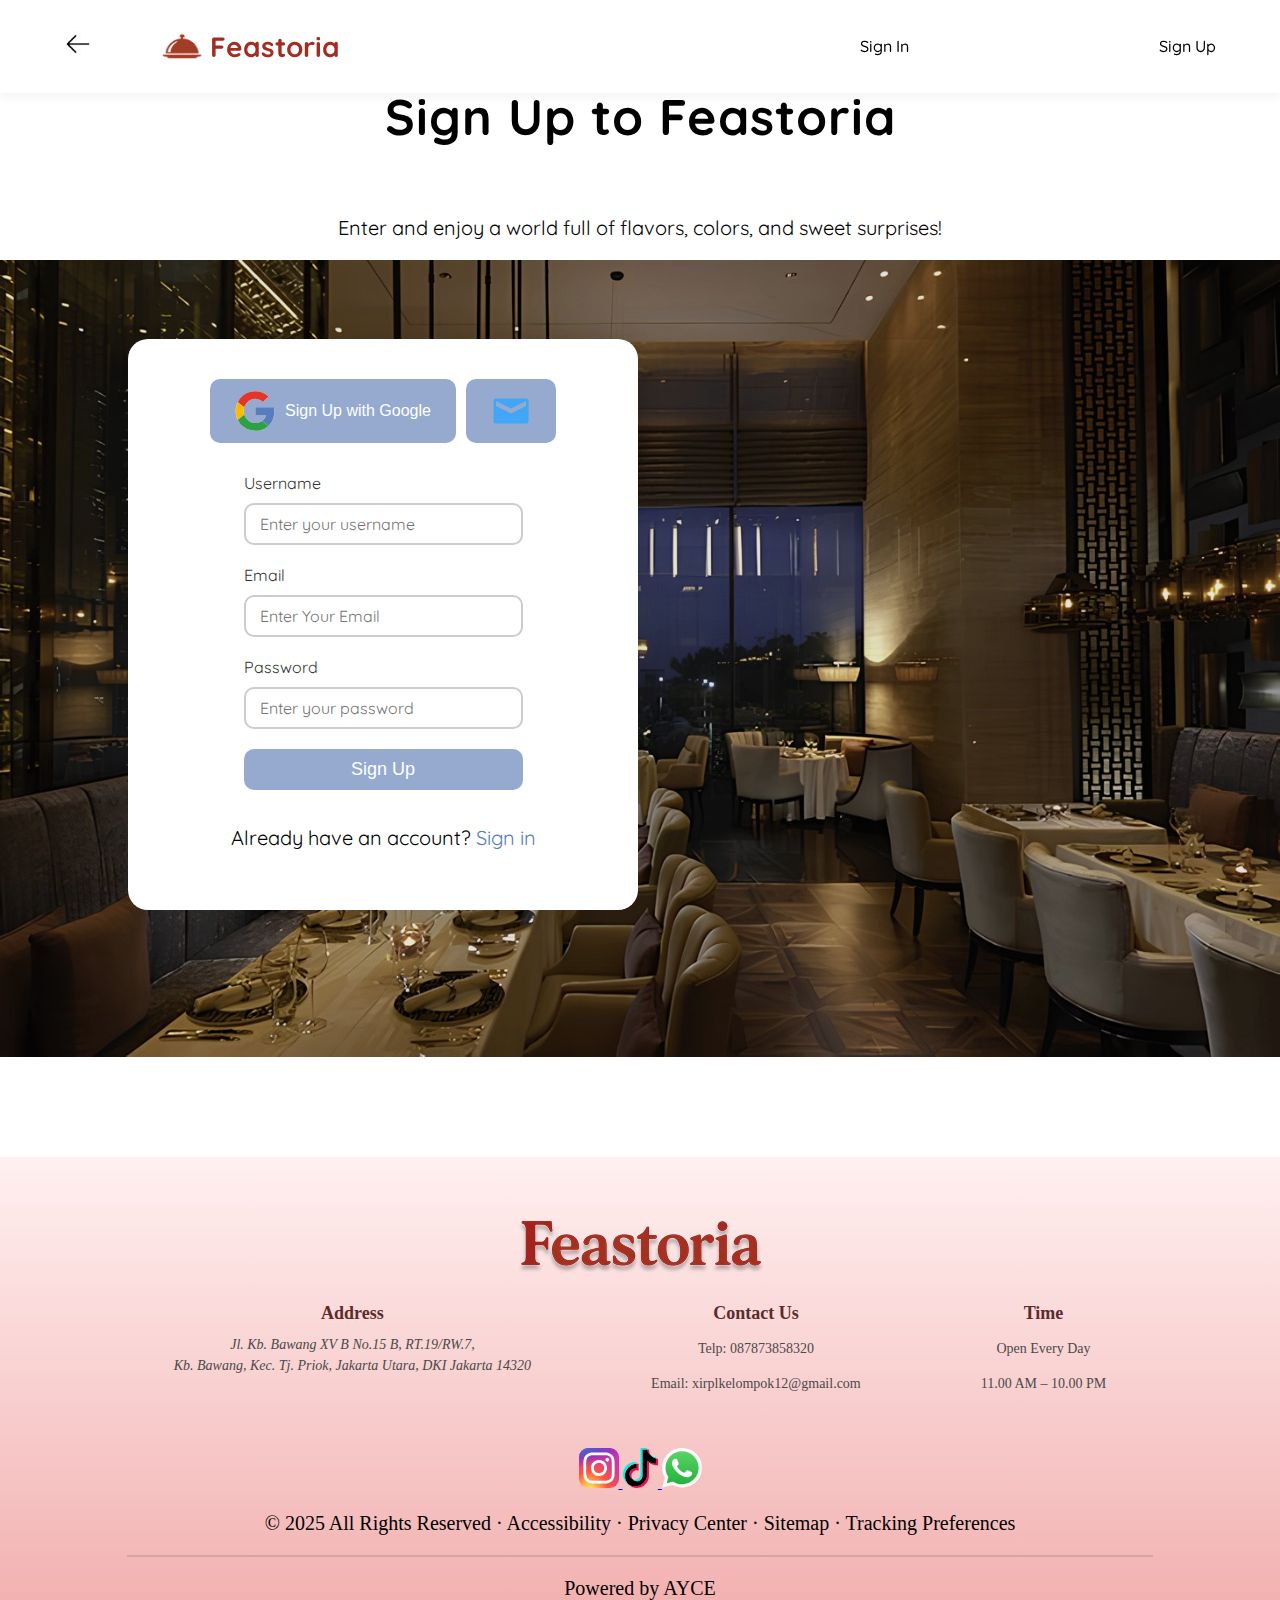
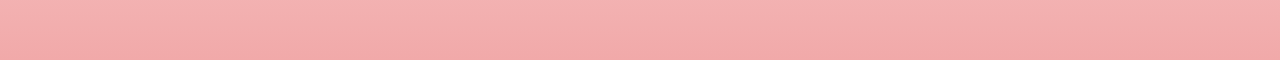
<file: feastoria-resposive/up.html>
<!DOCTYPE html>
<html lang="en">
  <head>
    <meta charset="UTF-8" />
    <meta name="viewport" content="width=device-width, initial-scale=1.0" />
    <link
      href="https://fonts.googleapis.com/css2?family=Quicksand:wght@300..700&display=swap"
      rel="stylesheet"
    />
    <title>Sign Up - Feastoria</title>

    <style>
      body {
        margin: 0;
        padding-top: 100px;
        font-family: "Quicksand";
        background-color: #fff;
      }

      /* ==================== NAVBAR ==================== */
      .navbar-container {
        background-color: white;
        display: flex;
        justify-content: space-between;
        align-items: center;
        width: 90%;
        padding: 10px 5%;
        position: fixed;
        top: 0;
        left: 0;
        z-index: 5;
        box-shadow: 0 4px 10px rgba(0, 0, 0, 0.05);
      }

      .box-logo-navbar {
        display: flex;
        align-items: center;
        margin-left: -450px;
      }

      .gambar-logo {
        width: 40px;
        height: auto;
        margin-right: 8px;
      }

      .tulisan-logo {
        font-size: 28px;
        color: #a42c21;
        font-family: "Quicksand";
      }

      .box-navbar-links {
        display: flex;
        gap: 250px;
        font-size: 16px;
      }

      .navbar-link {
        text-decoration: none;
        color: black;
        font-weight: 500;
        transition: color 0.3s ease;
        pointer-events: none;
      }

      .masuk-link {
        pointer-events: auto;
      }

      .navbar-link:hover {
        color: #a42c21;
      }

      /* ==================== HEADER TEXT ==================== */
      .bagian-gambar {
        text-align: center;
        margin-bottom: 10px;
      }

      h4.sign-in {
        font-size: 50px;
        color: #000;
        letter-spacing: 1px;
        margin-top: -15px;
      }

      p {
        font-size: 20px;
        color: black;
      }

      /* ==================== LATAR ==================== */
      .latar {
        position: relative;
        width: 100%;
        display: flex;
        justify-content: center;
      }

      .latar-belakang {
        width: 100%;
        height: auto;
        display: block;
        object-fit: cover;
        filter: brightness(90%);
      }

      /* ==================== RECTANGLE (dipindah ke kiri) ==================== */
      .rectangle-kanan {
        position: absolute;
        top: 10%;
        left: 10%;
        width: 450px;
        min-height: 450px;
        background-color: #ffffff;
        z-index: 1;
        border-radius: 20px;
        box-shadow: 0 4px 25px rgba(0, 0, 0, 0.1);
        padding: 40px 30px;
        display: flex;
        flex-direction: column;
        align-items: center;
      }

      /* ==================== BUTTON LOGIN ==================== */
      .button {
        display: flex;
        justify-content: center;
        gap: 10px;
        margin-bottom: 20px;
      }

      .button button {
        background-color: #95aace;
        color: white;
        font-size: 16px;
        border: none;
        border-radius: 10px;
        padding: 12px 25px;
        display: flex;
        align-items: center;
        gap: 10px;
        cursor: pointer;
        transition: 0.3s;
      }

      .button button:hover {
        background-color: #00365e;
      }

      .icon {
        width: 22px;
        height: 22px;
        object-fit: contain;
      }

      /* ==================== FORM ==================== */
      .form-group {
        width: 62%;
        margin-top: 10px;
      }

      .form-group label {
        font-size: 16px;
        color: #333;
        display: flex;
        margin-bottom: 10px;
      }

      .input-box {
        display: flex;
        align-items: center;
        border: 2px solid #ccc;
        border-radius: 10px;
        padding: 8px 12px;
        margin-bottom: 20px;
        background-color: #fff;
        transition: border 0.3s ease;
      }

      .input-box:focus-within {
        border-color: #587dbd;
      }

      .input-box input {
        border: none;
        outline: none;
        width: 100%;
        font-size: 16px;
        font-family: inherit;
      }

      #submit-btn {
        background-color: #95aace;
        color: white;
        font-size: 18px;
        border: none;
        padding: 10px;
        border-radius: 10px;
        cursor: pointer;
        width: 100%;
        transition: 0.3s;
      }

      #submit-btn:hover {
        background-color: #4767a1;
      }

      /* ==================== SIGN UP TEXT ==================== */
      .sign-up {
        margin-top: 15px;
        color: #333;
        font-size: 12px;
        text-align: center;
      }
      .sign-up .sign {
        color: #587dbd;
        cursor: pointer;
        text-decoration: none;
      }

      .sign-up .sign:hover {
        text-decoration: underline;
      }

      /* ==================== FOOTER ==================== */
      .footer {
        background: linear-gradient(to bottom, #fff0f0, #f1a9a9);
        text-align: center;
        padding: 60px 0 40px;
        font-family: "Geologica";
        margin-top: 100px;
      }

      .footer-content {
        display: flex;
        justify-content: center;
        gap: 120px;
        flex-wrap: wrap;
        margin-bottom: 40px;
      }

      .footer-box h3 {
        color: #5b2c2c;
        font-size: 18px;
        margin-bottom: 10px;
        font-weight: bold;
      }

      .footer-box p,
      .footer-box address {
        font-size: 14px;
        color: #4a4a4a;
        line-height: 1.5;
      }

      .footer-social img {
        width: 45px;
        margin: 0 10px;
        transition: 0.3s;
      }

      .footer-social img:hover {
        transform: scale(1.1);
      }

      .footer-bottom {
        font-size: 12px;
        color: #3a3a3a;
        margin-top: 20px;
      }

      .footer-bottom hr {
        width: 80%;
        margin: 15px auto;
        border: 0.5px solid #d1a6a6;
      }

      .logos--whatsapp-icon {
        display: inline-block;
        width: 39.69px;
        height: 40px;
        background-repeat: no-repeat;
        background-size: 100% 100%;
        background-image: url("data:image/svg+xml,%3Csvg xmlns='http://www.w3.org/2000/svg' viewBox='0 0 256 258'%3E%3Cdefs%3E%3ClinearGradient id='SVGBRLHCcSy' x1='50%25' x2='50%25' y1='100%25' y2='0%25'%3E%3Cstop offset='0%25' stop-color='%231faf38'/%3E%3Cstop offset='100%25' stop-color='%2360d669'/%3E%3C/linearGradient%3E%3ClinearGradient id='SVGHW6lecxh' x1='50%25' x2='50%25' y1='100%25' y2='0%25'%3E%3Cstop offset='0%25' stop-color='%23f9f9f9'/%3E%3Cstop offset='100%25' stop-color='%23fff'/%3E%3C/linearGradient%3E%3C/defs%3E%3Cpath fill='url(%23SVGBRLHCcSy)' d='M5.463 127.456c-.006 21.677 5.658 42.843 16.428 61.499L4.433 252.697l65.232-17.104a123 123 0 0 0 58.8 14.97h.054c67.815 0 123.018-55.183 123.047-123.01c.013-32.867-12.775-63.773-36.009-87.025c-23.23-23.25-54.125-36.061-87.043-36.076c-67.823 0-123.022 55.18-123.05 123.004'/%3E%3Cpath fill='url(%23SVGHW6lecxh)' d='M1.07 127.416c-.007 22.457 5.86 44.38 17.014 63.704L0 257.147l67.571-17.717c18.618 10.151 39.58 15.503 60.91 15.511h.055c70.248 0 127.434-57.168 127.464-127.423c.012-34.048-13.236-66.065-37.3-90.15C194.633 13.286 162.633.014 128.536 0C58.276 0 1.099 57.16 1.071 127.416m40.24 60.376l-2.523-4.005c-10.606-16.864-16.204-36.352-16.196-56.363C22.614 69.029 70.138 21.52 128.576 21.52c28.3.012 54.896 11.044 74.9 31.06c20.003 20.018 31.01 46.628 31.003 74.93c-.026 58.395-47.551 105.91-105.943 105.91h-.042c-19.013-.01-37.66-5.116-53.922-14.765l-3.87-2.295l-40.098 10.513z'/%3E%3Cpath fill='%23fff' d='M96.678 74.148c-2.386-5.303-4.897-5.41-7.166-5.503c-1.858-.08-3.982-.074-6.104-.074c-2.124 0-5.575.799-8.492 3.984c-2.92 3.188-11.148 10.892-11.148 26.561s11.413 30.813 13.004 32.94c1.593 2.123 22.033 35.307 54.405 48.073c26.904 10.609 32.379 8.499 38.218 7.967c5.84-.53 18.844-7.702 21.497-15.139c2.655-7.436 2.655-13.81 1.859-15.142c-.796-1.327-2.92-2.124-6.105-3.716s-18.844-9.298-21.763-10.361c-2.92-1.062-5.043-1.592-7.167 1.597c-2.124 3.184-8.223 10.356-10.082 12.48c-1.857 2.129-3.716 2.394-6.9.801c-3.187-1.598-13.444-4.957-25.613-15.806c-9.468-8.442-15.86-18.867-17.718-22.056c-1.858-3.184-.199-4.91 1.398-6.497c1.431-1.427 3.186-3.719 4.78-5.578c1.588-1.86 2.118-3.187 3.18-5.311c1.063-2.126.531-3.986-.264-5.579c-.798-1.593-6.987-17.343-9.819-23.64'/%3E%3C/svg%3E");
      }

      .logos--tiktok-icon {
        display: inline-block;
        width: 35.32px;
        height: 40px;
        background-repeat: no-repeat;
        background-size: 100% 100%;
        background-image: url("data:image/svg+xml,%3Csvg xmlns='http://www.w3.org/2000/svg' viewBox='0 0 256 290'%3E%3Cpath fill='%23ff004f' d='M189.72 104.421c18.678 13.345 41.56 21.197 66.273 21.197v-47.53a67 67 0 0 1-13.918-1.456v37.413c-24.711 0-47.59-7.851-66.272-21.195v96.996c0 48.523-39.356 87.855-87.9 87.855c-18.113 0-34.949-5.473-48.934-14.86c15.962 16.313 38.222 26.432 62.848 26.432c48.548 0 87.905-39.332 87.905-87.857v-96.995zm17.17-47.952c-9.546-10.423-15.814-23.893-17.17-38.785v-6.113h-13.189c3.32 18.927 14.644 35.097 30.358 44.898M69.673 225.607a40 40 0 0 1-8.203-24.33c0-22.192 18.001-40.186 40.21-40.186a40.3 40.3 0 0 1 12.197 1.883v-48.593c-4.61-.631-9.262-.9-13.912-.801v37.822a40.3 40.3 0 0 0-12.203-1.882c-22.208 0-40.208 17.992-40.208 40.187c0 15.694 8.997 29.281 22.119 35.9'/%3E%3Cpath d='M175.803 92.849c18.683 13.344 41.56 21.195 66.272 21.195V76.631c-13.794-2.937-26.005-10.141-35.186-20.162c-15.715-9.802-27.038-25.972-30.358-44.898h-34.643v189.843c-.079 22.132-18.049 40.052-40.21 40.052c-13.058 0-24.66-6.221-32.007-15.86c-13.12-6.618-22.118-20.206-22.118-35.898c0-22.193 18-40.187 40.208-40.187c4.255 0 8.356.662 12.203 1.882v-37.822c-47.692.985-86.047 39.933-86.047 87.834c0 23.912 9.551 45.589 25.053 61.428c13.985 9.385 30.82 14.86 48.934 14.86c48.545 0 87.9-39.335 87.9-87.857z'/%3E%3Cpath fill='%2300f2ea' d='M242.075 76.63V66.516a66.3 66.3 0 0 1-35.186-10.047a66.47 66.47 0 0 0 35.186 20.163M176.53 11.57a68 68 0 0 1-.728-5.457V0h-47.834v189.845c-.076 22.13-18.046 40.05-40.208 40.05a40.06 40.06 0 0 1-18.09-4.287c7.347 9.637 18.949 15.857 32.007 15.857c22.16 0 40.132-17.918 40.21-40.05V11.571zM99.966 113.58v-10.769a89 89 0 0 0-12.061-.818C39.355 101.993 0 141.327 0 189.845c0 30.419 15.467 57.227 38.971 72.996c-15.502-15.838-25.053-37.516-25.053-61.427c0-47.9 38.354-86.848 86.048-87.833'/%3E%3C/svg%3E");
      }

      .skill-icons--instagram {
        display: inline-block;
        width: 40px;
        height: 40px;
        background-repeat: no-repeat;
        background-size: 100% 100%;
        background-image: url("data:image/svg+xml,%3Csvg xmlns='http://www.w3.org/2000/svg' viewBox='0 0 256 256'%3E%3Cg fill='none'%3E%3Crect width='256' height='256' fill='url(%23SVGWRUqebek)' rx='60'/%3E%3Crect width='256' height='256' fill='url(%23SVGfkNpldMH)' rx='60'/%3E%3Cpath fill='%23fff' d='M128.009 28c-27.158 0-30.567.119-41.233.604c-10.646.488-17.913 2.173-24.271 4.646c-6.578 2.554-12.157 5.971-17.715 11.531c-5.563 5.559-8.98 11.138-11.542 17.713c-2.48 6.36-4.167 13.63-4.646 24.271c-.477 10.667-.602 14.077-.602 41.236s.12 30.557.604 41.223c.49 10.646 2.175 17.913 4.646 24.271c2.556 6.578 5.973 12.157 11.533 17.715c5.557 5.563 11.136 8.988 17.709 11.542c6.363 2.473 13.631 4.158 24.275 4.646c10.667.485 14.073.604 41.23.604c27.161 0 30.559-.119 41.225-.604c10.646-.488 17.921-2.173 24.284-4.646c6.575-2.554 12.146-5.979 17.702-11.542c5.563-5.558 8.979-11.137 11.542-17.712c2.458-6.361 4.146-13.63 4.646-24.272c.479-10.666.604-14.066.604-41.225s-.125-30.567-.604-41.234c-.5-10.646-2.188-17.912-4.646-24.27c-2.563-6.578-5.979-12.157-11.542-17.716c-5.562-5.562-11.125-8.979-17.708-11.53c-6.375-2.474-13.646-4.16-24.292-4.647c-10.667-.485-14.063-.604-41.23-.604zm-8.971 18.021c2.663-.004 5.634 0 8.971 0c26.701 0 29.865.096 40.409.575c9.75.446 15.042 2.075 18.567 3.444c4.667 1.812 7.994 3.979 11.492 7.48c3.5 3.5 5.666 6.833 7.483 11.5c1.369 3.52 3 8.812 3.444 18.562c.479 10.542.583 13.708.583 40.396s-.104 29.855-.583 40.396c-.446 9.75-2.075 15.042-3.444 18.563c-1.812 4.667-3.983 7.99-7.483 11.488c-3.5 3.5-6.823 5.666-11.492 7.479c-3.521 1.375-8.817 3-18.567 3.446c-10.542.479-13.708.583-40.409.583c-26.702 0-29.867-.104-40.408-.583c-9.75-.45-15.042-2.079-18.57-3.448c-4.666-1.813-8-3.979-11.5-7.479s-5.666-6.825-7.483-11.494c-1.369-3.521-3-8.813-3.444-18.563c-.479-10.542-.575-13.708-.575-40.413s.096-29.854.575-40.396c.446-9.75 2.075-15.042 3.444-18.567c1.813-4.667 3.983-8 7.484-11.5s6.833-5.667 11.5-7.483c3.525-1.375 8.819-3 18.569-3.448c9.225-.417 12.8-.542 31.437-.563zm62.351 16.604c-6.625 0-12 5.37-12 11.996c0 6.625 5.375 12 12 12s12-5.375 12-12s-5.375-12-12-12zm-53.38 14.021c-28.36 0-51.354 22.994-51.354 51.355s22.994 51.344 51.354 51.344c28.361 0 51.347-22.983 51.347-51.344c0-28.36-22.988-51.355-51.349-51.355zm0 18.021c18.409 0 33.334 14.923 33.334 33.334c0 18.409-14.925 33.334-33.334 33.334s-33.333-14.925-33.333-33.334c0-18.411 14.923-33.334 33.333-33.334'/%3E%3Cdefs%3E%3CradialGradient id='SVGWRUqebek' cx='0' cy='0' r='1' gradientTransform='matrix(0 -253.715 235.975 0 68 275.717)' gradientUnits='userSpaceOnUse'%3E%3Cstop stop-color='%23fd5'/%3E%3Cstop offset='.1' stop-color='%23fd5'/%3E%3Cstop offset='.5' stop-color='%23ff543e'/%3E%3Cstop offset='1' stop-color='%23c837ab'/%3E%3C/radialGradient%3E%3CradialGradient id='SVGfkNpldMH' cx='0' cy='0' r='1' gradientTransform='matrix(22.25952 111.2061 -458.39518 91.75449 -42.881 18.441)' gradientUnits='userSpaceOnUse'%3E%3Cstop stop-color='%233771c8'/%3E%3Cstop offset='.128' stop-color='%233771c8'/%3E%3Cstop offset='1' stop-color='%2360f' stop-opacity='0'/%3E%3C/radialGradient%3E%3C/defs%3E%3C/g%3E%3C/svg%3E");
      }

      .material-icon-theme--email {
        display: inline-block;
        width: 40px;
        height: 40px;
        background-repeat: no-repeat;
        background-size: 100% 100%;
        background-image: url("data:image/svg+xml,%3Csvg xmlns='http://www.w3.org/2000/svg' viewBox='0 0 32 32'%3E%3Cpath fill='%2342a5f5' d='M28 6H4a2 2 0 0 0-2 2v16a2 2 0 0 0 2 2h24a2 2 0 0 0 2-2V8a2 2 0 0 0-2-2m0 6l-12 6l-12-6V8l12 6l12-6Z'/%3E%3C/svg%3E");
      }

      .devicon--google {
        display: inline-block;
        width: 40px;
        height: 40px;
        background-repeat: no-repeat;
        background-size: 100% 100%;
        background-image: url("data:image/svg+xml,%3Csvg xmlns='http://www.w3.org/2000/svg' viewBox='0 0 128 128'%3E%3Cpath fill='%23fff' d='M44.59 4.21a63.28 63.28 0 0 0 4.33 120.9a67.6 67.6 0 0 0 32.36.35a57.13 57.13 0 0 0 25.9-13.46a57.44 57.44 0 0 0 16-26.26a74.3 74.3 0 0 0 1.61-33.58H65.27v24.69h34.47a29.72 29.72 0 0 1-12.66 19.52a36.2 36.2 0 0 1-13.93 5.5a41.3 41.3 0 0 1-15.1 0A37.2 37.2 0 0 1 44 95.74a39.3 39.3 0 0 1-14.5-19.42a38.3 38.3 0 0 1 0-24.63a39.25 39.25 0 0 1 9.18-14.91A37.17 37.17 0 0 1 76.13 27a34.3 34.3 0 0 1 13.64 8q5.83-5.8 11.64-11.63c2-2.09 4.18-4.08 6.15-6.22A61.2 61.2 0 0 0 87.2 4.59a64 64 0 0 0-42.61-.38'/%3E%3Cpath fill='%23e33629' d='M44.59 4.21a64 64 0 0 1 42.61.37a61.2 61.2 0 0 1 20.35 12.62c-2 2.14-4.11 4.14-6.15 6.22Q95.58 29.23 89.77 35a34.3 34.3 0 0 0-13.64-8a37.17 37.17 0 0 0-37.46 9.74a39.25 39.25 0 0 0-9.18 14.91L8.76 35.6A63.53 63.53 0 0 1 44.59 4.21'/%3E%3Cpath fill='%23f8bd00' d='M3.26 51.5a63 63 0 0 1 5.5-15.9l20.73 16.09a38.3 38.3 0 0 0 0 24.63q-10.36 8-20.73 16.08a63.33 63.33 0 0 1-5.5-40.9'/%3E%3Cpath fill='%23587dbd' d='M65.27 52.15h59.52a74.3 74.3 0 0 1-1.61 33.58a57.44 57.44 0 0 1-16 26.26c-6.69-5.22-13.41-10.4-20.1-15.62a29.72 29.72 0 0 0 12.66-19.54H65.27c-.01-8.22 0-16.45 0-24.68'/%3E%3Cpath fill='%23319f43' d='M8.75 92.4q10.37-8 20.73-16.08A39.3 39.3 0 0 0 44 95.74a37.2 37.2 0 0 0 14.08 6.08a41.3 41.3 0 0 0 15.1 0a36.2 36.2 0 0 0 13.93-5.5c6.69 5.22 13.41 10.4 20.1 15.62a57.13 57.13 0 0 1-25.9 13.47a67.6 67.6 0 0 1-32.36-.35a63 63 0 0 1-23-11.59A63.7 63.7 0 0 1 8.75 92.4'/%3E%3C/svg%3E");
      }

      /* ==================== RESPONSIVE (max-width: 768px) ==================== */
      @media (max-width: 768px) {
        body {
          padding-top: 80px;
        }

        .navbar-container {
          flex-direction: column;
          height: auto;
          padding: 10px 5%;
        }

        .box-logo-navbar {
          margin-left: 0;
          margin-bottom: 10px;
          justify-content: center;
          width: 100%;
        }

        .navbar-container > a > img {
          display: none; /* Sembunyikan tombol back, karena sudah ada logo yang bisa diklik */
        }

        .box-navbar-links {
          gap: 20px;
          font-size: 14px;
        }

        h4.sign-in {
          font-size: 36px;
        }

        p {
          font-size: 16px;
          padding: 0 15px;
        }

        .latar {
          flex-direction: column;
          align-items: center;
        }

        .latar-belakang {
          display: none; /* Sembunyikan gambar latar belakang besar */
        }

        .rectangle-kanan {
          position: static; /* Ubah dari absolute ke static */
          width: 90%;
          max-width: 450px;
          margin-top: 20px;
          left: auto;
          top: auto;
          padding: 20px;
        }

        .button {
          flex-direction: column;
        }

        .form-group {
          width: 90%;
        }

        .footer-content {
          gap: 40px;
        }
      }
    </style>
  </head>

  <body>
    <!-- ==================== NAVBAR ==================== -->
    <nav>
      <div class="navbar-container">
        <a href="index.html">
          <img src="gambar/back.jpg" alt="Kembali" style="width: 28px; height: auto;" />
        </a>
        <div class="box-logo-navbar">
          <img src="gambar/logo.png" alt="Logo Feastoria" class="gambar-logo" />
          <h1 class="tulisan-logo">Feastoria</h1>
        </div>

        <div class="box-navbar-links">
          <a href="in.html" class="navbar-link masuk-link">Sign In</a>
          <a class="navbar-link buat-link">Sign Up</a>
        </div>
      </div>
    </nav>

    <!-- ==================== BAGIAN SIGN IN ==================== -->
    <section class="bagian-gambar">
      <h4 class="sign-in">Sign Up to Feastoria</h4>
      <p>
        Enter and enjoy a world full of flavors, colors, and sweet surprises!
      </p>

      <div class="latar">
        <img
          src="gambar/in.jpg"
          alt="Gambar Sign up"
          class="latar-belakang"
        />

        <!-- Kotak putih kiri -->
        <div class="rectangle-kanan">
          <div class="button">
            <button type="button">
              <span class="devicon--google"></span>
              Sign Up with Google
            </button>
            <button type="button">
              <span class="material-icon-theme--email"></span>
            </button>
          </div>

          <form class="form-group" id="signupForm">
            <label for="username">Username</label>
            <div class="input-box">
              <input
                type="text"
                id="username"
                name="username"
                placeholder="Enter your username"
                required
              />
            </div>

            <label for="Email">Email</label>
            <div class="input-box">
              <input
                type="email"
                name="email"
                id="email"
                placeholder="Enter Your Email"
                required
              />
            </div>

            <label for="password">Password</label>
            <div class="input-box">
              <input
                type="password"
                id="password"
                name="password"
                placeholder="Enter your password"
                required
              />
            </div>

            <input
              type="submit"
              name="submit-btn"
              id="submit-btn"
              value="Sign Up"
            />
          </form>

          <div class="sign-up">
            <p>
              Already have an account?
              <a href="in.html" class="sign">Sign in</a>
            </p>
          </div>
        </div>
      </div>
    </section>

    <script src="js/auth.js"></script>

    <!-- ==================== FOOTER ==================== -->
    <footer class="footer">
      <div class="footer-container">
        <img
          src="gambar/logo feastoria.png"
          alt="Logo Footer Feastoria"
        />

        <div class="footer-content">
          <div class="footer-box">
            <h3>Address</h3>
            <address>
              Jl. Kb. Bawang XV B No.15 B, RT.19/RW.7,<br />
              Kb. Bawang, Kec. Tj. Priok, Jakarta Utara, DKI Jakarta 14320
            </address>
          </div>

          <div class="footer-box">
            <h3>Contact Us</h3>
            <p>Telp: 087873858320</p>
            <p>Email: xirplkelompok12@gmail.com</p>
          </div>

          <div class="footer-box">
            <h3>Time</h3>
            <p>Open Every Day</p>
            <p>11.00 AM – 10.00 PM</p>
          </div>
        </div>

        <div class="footer-social">
        <a href="https://www.instagram.com/feastoria.official/" target="_blank">
          <span class="skill-icons--instagram"></span>
        </a>
        <a
          href="https://www.tiktok.com/@feastoria.officia?_t=ZS-90yvIgMZYtl&_r=1"
        >
          <span class="logos--tiktok-icon"></span>
        </a>
        <a href="#">
          <span class="logos--whatsapp-icon"></span>
        </a>
      </div>

        <div class="footer-bottom">
          <p>
            © 2025 All Rights Reserved · Accessibility · Privacy Center ·
            Sitemap · Tracking Preferences
          </p>
          <hr />
          <p>Powered by AYCE</p>
        </div>
      </div>
    </footer>
  </body>
</html>
</file>
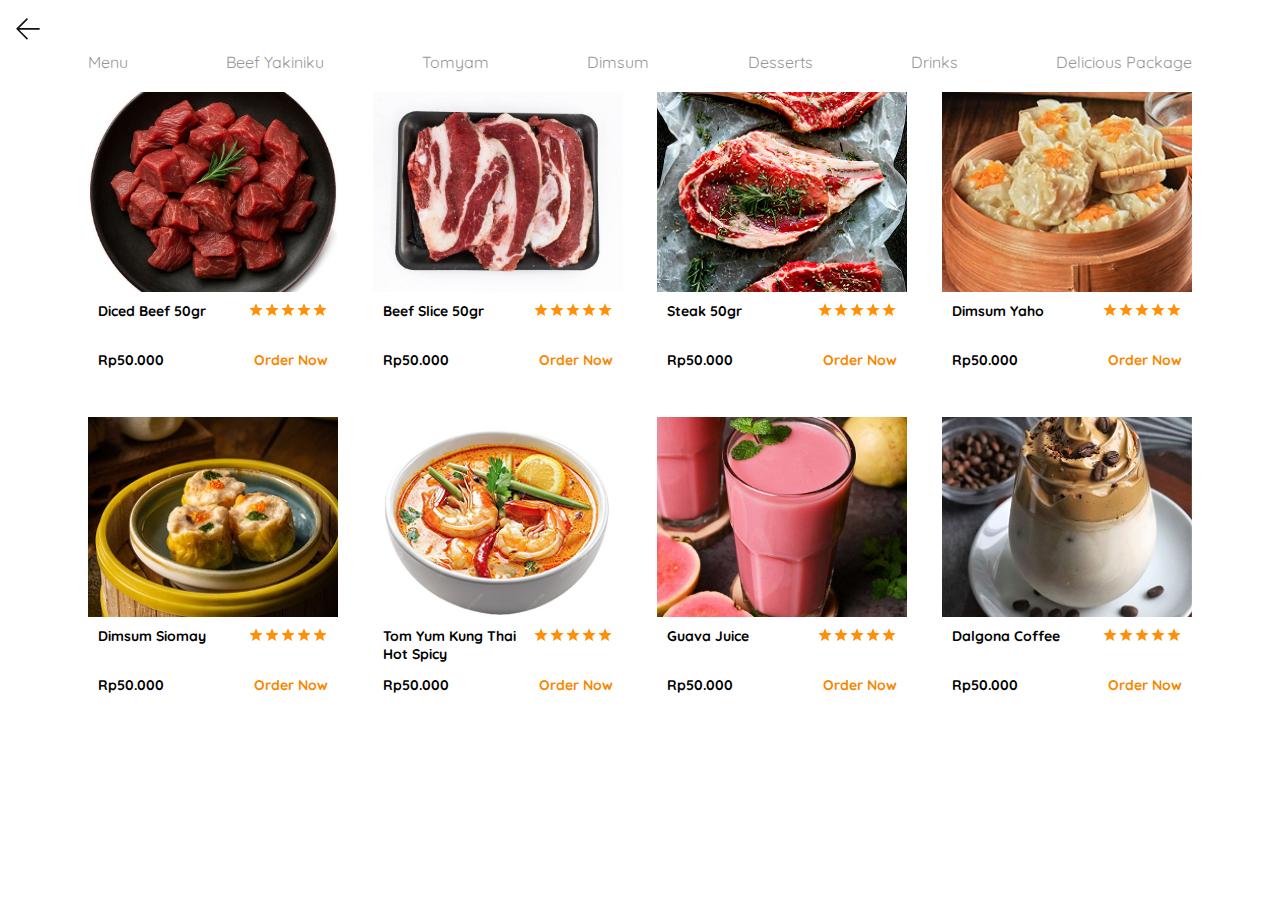
<file: feastoria-resposive/menu/menu.html>
<!DOCTYPE html>
<html lang="en">
<head>
    <meta charset="UTF-8">
    <meta name="viewport" content="width=device-width, initial-scale=1.0">
    <title>Menu</title>
    <link rel="stylesheet" href="../css/style.css">

    <link rel="preconnect" href="https://fonts.googleapis.com">
<link rel="preconnect" href="https://fonts.gstatic.com" crossorigin>
<link href="https://fonts.googleapis.com/css2?family=Quicksand:wght@300..700&display=swap" rel="stylesheet">
<link rel="preconnect" href="https://fonts.googleapis.com">
<link rel="preconnect" href="https://fonts.gstatic.com" crossorigin>
<link href="https://fonts.googleapis.com/css2?family=Righteous&display=swap" rel="stylesheet">
</head>
<body>
    <div class="arrow-container-1">
        <a href="../index.html" class="arrow-button-menu1"><span class="mdi-light--arrow-left"></span></a>
    </div>

    <div class="kategori-container-1">
        <p class="kategori-text">Kategori</p>
    </div>

    <div class="links-menu-container-1">
        <a href="#" class="link-menu1 menu-hal-1">Menu</a>
        <a href="menu2.html" class="link-menu1 beef-yakiniku-1">Beef Yakiniku</a>
        <a href="menu3.html" class="link-menu1 tomyam-1">Tomyam</a>
        <a href="menu4.html" class="link-menu1 dimsum-1">Dimsum</a>
        <a href="menu5.html" class="link-menu1 dessert-1">Desserts</a>
        <a href="menu6.html" class="link-menu1 drinks-1">Drinks</a>
        <a href="menu7.html" class="link-menu1 delicious-pakage-1">Delicious Package</a>
    </div>

    <div class="daftar-menu-page-1">
        <a href="#" class="menu-page-1-box Diced-Beef-1 menu-item" data-name="Diced Beef 50gr" data-price="50000">
            <div class="gambar-menu-1 gambar-diced-beef-1">
                
            </div>

            <div class="text-menu-1 text-diced-beef-1">
                <div class="nama-rating-menu-1">
                        <p class="nama-menu-1">Diced Beef 50gr</p>

                        <span class="ic--baseline-star"></span>
                        <span class="ic--baseline-star"></span>
                        <span class="ic--baseline-star"></span>
                        <span class="ic--baseline-star"></span>
                        <span class="ic--baseline-star"></span>
                    </div>

                    <div class="harga-order-menu-1">
                        <p class="harga-menu-1">Rp50.000</p>

                        <p class="order-menu-1">Order Now</p>
                    </div>
            </div>
        </a>

        <a href="#" class="menu-page-1-box Beef-Slice-1 menu-item" data-name="Beef Slice 50gr" data-price="50000">
           <div class="gambar-menu-1 gambar-beef-slice-1">
            
           </div>
           
           <div class="text-menu-1 text-beef-slice-1">
                <div class="nama-rating-menu-1">
                        <p class="nama-menu-1">Beef Slice 50gr</p>

                        <span class="ic--baseline-star"></span>
                        <span class="ic--baseline-star"></span>
                        <span class="ic--baseline-star"></span>
                        <span class="ic--baseline-star"></span>
                        <span class="ic--baseline-star"></span>
                    </div>

                    <div class="harga-order-menu-1">
                        <p class="harga-menu-1">Rp50.000</p>

                        <p class="order-menu-1">Order Now</p>
                    </div>
            </div>
        </a>
        
        <a href="#" class="menu-page-1-box Steak-1 menu-item" data-name="Steak 50gr" data-price="50000">
            <div class="gambar-menu-1 gambar-steak-1">
             
            </div>
            
            <div class="text-menu-1 text-steak-1">
                <div class="nama-rating-menu-1">
                        <p class="nama-menu-1">Steak 50gr</p>

                        <span class="ic--baseline-star"></span>
                        <span class="ic--baseline-star"></span>
                        <span class="ic--baseline-star"></span>
                        <span class="ic--baseline-star"></span>
                        <span class="ic--baseline-star"></span>
                    </div>

                    <div class="harga-order-menu-1">
                        <p class="harga-menu-1">Rp50.000</p>

                        <p class="order-menu-1">Order Now</p>
                    </div>
             </div>
        </a>
            
        <a href="#" class="menu-page-1-box Dimsum-Yaho-1 menu-item" data-name="Dimsum Yaho" data-price="50000">
            <div class="gambar-menu-1 gambar-Dimsum-Yaho-1">
            
            </div>
            
            <div class="text-menu-1 text-Dimsum-Yaho-1">
                <div class="nama-rating-menu-1">
                        <p class="nama-menu-1">Dimsum Yaho</p>

                        <span class="ic--baseline-star"></span>
                        <span class="ic--baseline-star"></span>
                        <span class="ic--baseline-star"></span>
                        <span class="ic--baseline-star"></span>
                        <span class="ic--baseline-star"></span>
                    </div>

                    <div class="harga-order-menu-1">
                        <p class="harga-menu-1">Rp50.000</p>

                        <p class="order-menu-1">Order Now</p>
                    </div>
             </div>
        </a>
            
        <a href="#" class="menu-page-1-box Dimsum-Siomay-1 menu-item" data-name="Dimsum Siomay" data-price="50000">
            <div class="gambar-menu-1 gambar-Dimsum-Siomay-1">
             
            </div>
            
            <div class="text-menu-1 text-Dimsum-Siomay-1">
                <div class="nama-rating-menu-1">
                        <p class="nama-menu-1">Dimsum Siomay</p>

                        <span class="ic--baseline-star"></span>
                        <span class="ic--baseline-star"></span>
                        <span class="ic--baseline-star"></span>
                        <span class="ic--baseline-star"></span>
                        <span class="ic--baseline-star"></span>
                    </div>

                    <div class="harga-order-menu-1">
                        <p class="harga-menu-1">Rp50.000</p>

                        <p class="order-menu-1">Order Now</p>
                    </div>
             </div>
        </a>
            
        <a href="#" class="menu-page-1-box Kung-Thai-1 menu-item" data-name="Tom Yum Kung Thai" data-price="50000">
            <div class="gambar-menu-1 gambar-Kung-Thai-1">
             
            </div>
            
            <div class="text-menu-1 text-Kung-Thai-1">
                <div class="nama-rating-menu-1">
                        <p class="nama-menu-1">Tom Yum Kung Thai Hot Spicy</p>

                        <span class="ic--baseline-star"></span>
                        <span class="ic--baseline-star"></span>
                        <span class="ic--baseline-star"></span>
                        <span class="ic--baseline-star"></span>
                        <span class="ic--baseline-star"></span>
                    </div>

                    <div class="harga-order-menu-1">
                        <p class="harga-menu-1">Rp50.000</p>

                        <p class="order-menu-1">Order Now</p>
                    </div>
             </div>
        </a>
            
        <a href="#" class="menu-page-1-box Guava-Juice-1 menu-item" data-name="Guava Juice" data-price="50000">
            <div class="gambar-menu-1 gambar-Jus-Jambu-1">
            
            </div>
            
            <div class="text-menu-1 text-Jus Jambu-1">
                <div class="nama-rating-menu-1">
                        <p class="nama-menu-1">Guava Juice</p>

                        <span class="ic--baseline-star"></span>
                        <span class="ic--baseline-star"></span>
                        <span class="ic--baseline-star"></span>
                        <span class="ic--baseline-star"></span>
                        <span class="ic--baseline-star"></span>
                    </div>

                    <div class="harga-order-menu-1">
                        <p class="harga-menu-1">Rp50.000</p>

                        <p class="order-menu-1">Order Now</p>
                    </div>
             </div>
        </a>
            
        <a href="#" class="menu-page-1-box Dalgona-Coffee-1 menu-item" data-name="Dalgona Coffee" data-price="50000">
            <div class="gambar-menu-1 gambar-Dalgona-Coffee-1">
            
            </div>
                
            <div class="text-menu-1 text-Dalgona Coffee-1">
                    <div class="nama-rating-menu-1">
                        <p class="nama-menu-1">Dalgona Coffee</p>

                        <span class="ic--baseline-star"></span>
                        <span class="ic--baseline-star"></span>
                        <span class="ic--baseline-star"></span>
                        <span class="ic--baseline-star"></span>
                        <span class="ic--baseline-star"></span>
                    </div>

                    <div class="harga-order-menu-1">
                        <p class="harga-menu-1">Rp50.000</p>

                        <p class="order-menu-1">Order Now</p>
                    </div>
            </div>
        </a>
    </div>

    <script src="../js/order.js"></script>
</body>
</html>
</file>
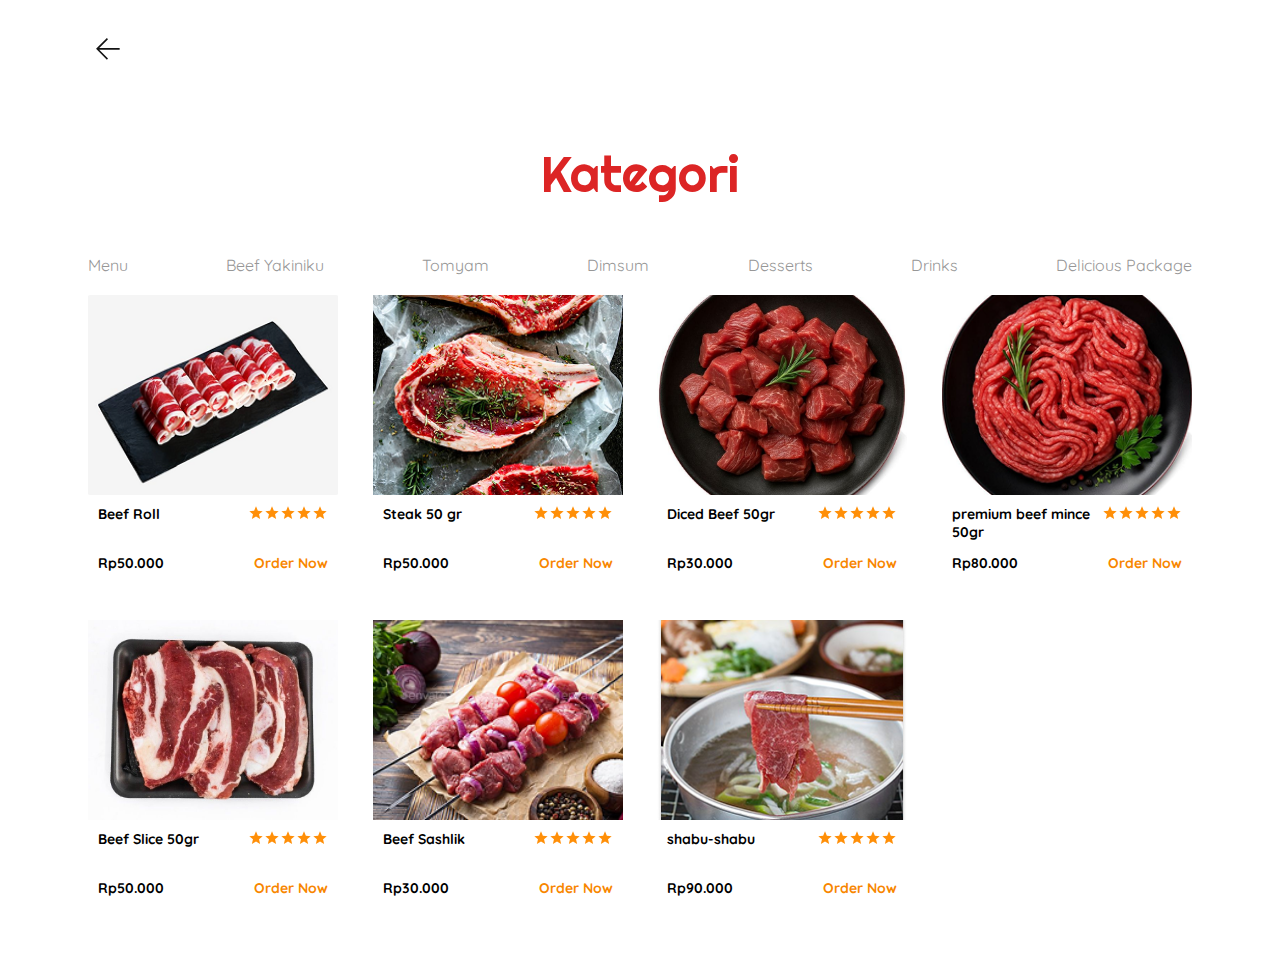
<file: feastoria-resposive/menu/menu2.html>
<!DOCTYPE html>
<html lang="en">
<head>
    <meta charset="UTF-8">
    <meta name="viewport" content="width=device-width, initial-scale=2.0">
    <title>Menu-Yakiniku</title>
    <link rel="stylesheet" href="../css/style.css">

    <link rel="preconnect" href="https://fonts.googleapis.com">
<link rel="preconnect" href="https://fonts.gstatic.com" crossorigin>
<link href="https://fonts.googleapis.com/css2?family=Quicksand:wght@300..700&display=swap" rel="stylesheet">
<link rel="preconnect" href="https://fonts.googleapis.com">
<link rel="preconnect" href="https://fonts.gstatic.com" crossorigin>
<link href="https://fonts.googleapis.com/css2?family=Righteous&display=swap" rel="stylesheet">
</head>
<body>
    <div class="arrow-container-2">
        <a href="../index.html" class="arrow-button-menu2"><span class="mdi-light--arrow-left"></span></a>
    </div>

    <div class="kategori-container-2">
        <p class="kategori-text-2">Kategori</p>
    </div>

    <div class="links-menu-container-2">
        <a href="menu.html" class="link-menu2 menu-hal-2">Menu</a>
        <a href="#" class="link-menu2 beef-yakiniku-2">Beef Yakiniku</a>
        <a href="menu3.html" class="link-menu2 tomyam-2">Tomyam</a>
        <a href="menu4.html" class="link-menu2 dimsum-2">Dimsum</a>
        <a href="menu5.html" class="link-menu2 dessert-2">Desserts</a>
        <a href="menu6.html" class="link-menu2 drinks-2">Drinks</a>
        <a href="menu7.html" class="link-menu2 delicious-pakage-2">Delicious Package</a>
    </div>

    <div class="daftar-menu-page-2">
        <a href="#" class="menu-page-2-box beef-roll-2 menu-item" data-name="Beef Roll" data-price="50000">
            <div class="gambar-menu-2 gambar-beef-roll-2">
                
            </div>

            <div class="text-menu-2 text-beef-roll-2">
                <div class="nama-rating-menu-2">
                        <p class="nama-menu-2">Beef Roll</p>

                        <span class="ic--baseline-star"></span>
                        <span class="ic--baseline-star"></span>
                        <span class="ic--baseline-star"></span>
                        <span class="ic--baseline-star"></span>
                        <span class="ic--baseline-star"></span>
                    </div>

                    <div class="harga-order-menu-2">
                        <p class="harga-menu-2">Rp50.000</p>

                        <p class="order-menu-2">Order Now</p>
                    </div>
            </div>
        </a>

        <a href="#" class="menu-page-2-box steak-2 menu-item" data-name="Steak 50gr" data-price="50000">
           <div class="gambar-menu-2 gambar-steak-2">
            
           </div>
           
           <div class="text-menu-2 text-steak-2">
                <div class="nama-rating-menu-2">
                        <p class="nama-menu-2">Steak 50 gr</p>

                        <span class="ic--baseline-star"></span>
                        <span class="ic--baseline-star"></span>
                        <span class="ic--baseline-star"></span>
                        <span class="ic--baseline-star"></span>
                        <span class="ic--baseline-star"></span>
                    </div>

                    <div class="harga-order-menu-2">
                        <p class="harga-menu-2">Rp50.000</p>

                        <p class="order-menu-2">Order Now</p>
                    </div>
            </div>
        </a>
        
        <a href="#" class="menu-page-2-box diced-beef-2 menu-item" data-name="Diced Beef 50gr" data-price="30000">
            <div class="gambar-menu-2 gambar-diced-beef-2">
             
            </div>
            
            <div class="text-menu-2 text-diced-beef-2">
                <div class="nama-rating-menu-2">
                        <p class="nama-menu-2">Diced Beef 50gr</p>

                        <span class="ic--baseline-star"></span>
                        <span class="ic--baseline-star"></span>
                        <span class="ic--baseline-star"></span>
                        <span class="ic--baseline-star"></span>
                        <span class="ic--baseline-star"></span>
                    </div>

                    <div class="harga-order-menu-2">
                        <p class="harga-menu-2">Rp30.000</p>

                        <p class="order-menu-2">Order Now</p>
                    </div>
             </div>
        </a>
            
        <a href="#" class="menu-page-2-box beef-mince-2 menu-item" data-name="Premium Beef Mince 50gr" data-price="80000">
            <div class="gambar-menu-2 gambar-beef-mince-2">
            
            </div>
            
            <div class="text-menu-2 text-beef-mince-2">
                <div class="nama-rating-menu-2">
                        <p class="nama-menu-2">premium beef mince 50gr</p>

                        <span class="ic--baseline-star"></span>
                        <span class="ic--baseline-star"></span>
                        <span class="ic--baseline-star"></span>
                        <span class="ic--baseline-star"></span>
                        <span class="ic--baseline-star"></span>
                    </div>

                    <div class="harga-order-menu-2">
                        <p class="harga-menu-2">Rp80.000</p>

                        <p class="order-menu-2">Order Now</p>
                    </div>
             </div>
        </a>
            
        <a href="#" class="menu-page-2-box beef-slice-2 menu-item" data-name="Beef Slice 50gr" data-price="50000">
            <div class="gambar-menu-2 gambar-beef-slice-2">
             
            </div>
            
            <div class="text-menu-2 text-beef-slice-2">
                <div class="nama-rating-menu-2">
                        <p class="nama-menu-2">Beef Slice 50gr</p>

                        <span class="ic--baseline-star"></span>
                        <span class="ic--baseline-star"></span>
                        <span class="ic--baseline-star"></span>
                        <span class="ic--baseline-star"></span>
                        <span class="ic--baseline-star"></span>
                    </div>

                    <div class="harga-order-menu-2">
                        <p class="harga-menu-2">Rp50.000</p>

                        <p class="order-menu-2">Order Now</p>
                    </div>
             </div>
        </a>
            
        <a href="#" class="menu-page-2-box Beef-Sashlik-2 menu-item" data-name="Beef Sashlik" data-price="30000">
            <div class="gambar-menu-2 gambar-Beef-Sashlik-2">
             
            </div>
            
            <div class="text-menu-2 text-Beef-Sashlik-2">
                <div class="nama-rating-menu-2">
                        <p class="nama-menu-2">Beef Sashlik</p>

                        <span class="ic--baseline-star"></span>
                        <span class="ic--baseline-star"></span>
                        <span class="ic--baseline-star"></span>
                        <span class="ic--baseline-star"></span>
                        <span class="ic--baseline-star"></span>
                    </div>

                    <div class="harga-order-menu-2">
                        <p class="harga-menu-2">Rp30.000</p>

                        <p class="order-menu-2">Order Now</p>
                    </div>
             </div>
        </a>
            
        <a href="#" class="menu-page-2-box shabu-shabu-2 menu-item" data-name="Shabu-shabu" data-price="90000">
            <div class="gambar-menu-2 gambar-shabu-shabu-2">
            
            </div>
            
            <div class="text-menu-2 text-shabu-shabu-2">
                <div class="nama-rating-menu-2">
                        <p class="nama-menu-2">shabu-shabu</p>

                        <span class="ic--baseline-star"></span>
                        <span class="ic--baseline-star"></span>
                        <span class="ic--baseline-star"></span>
                        <span class="ic--baseline-star"></span>
                        <span class="ic--baseline-star"></span>
                    </div>

                    <div class="harga-order-menu-2">
                        <p class="harga-menu-2">Rp90.000</p>

                        <p class="order-menu-2">Order Now</p>
                    </div>
             </div>
        </a>
    </div>

    <script src="../js/order.js"></script>
</body>
</html>
</file>
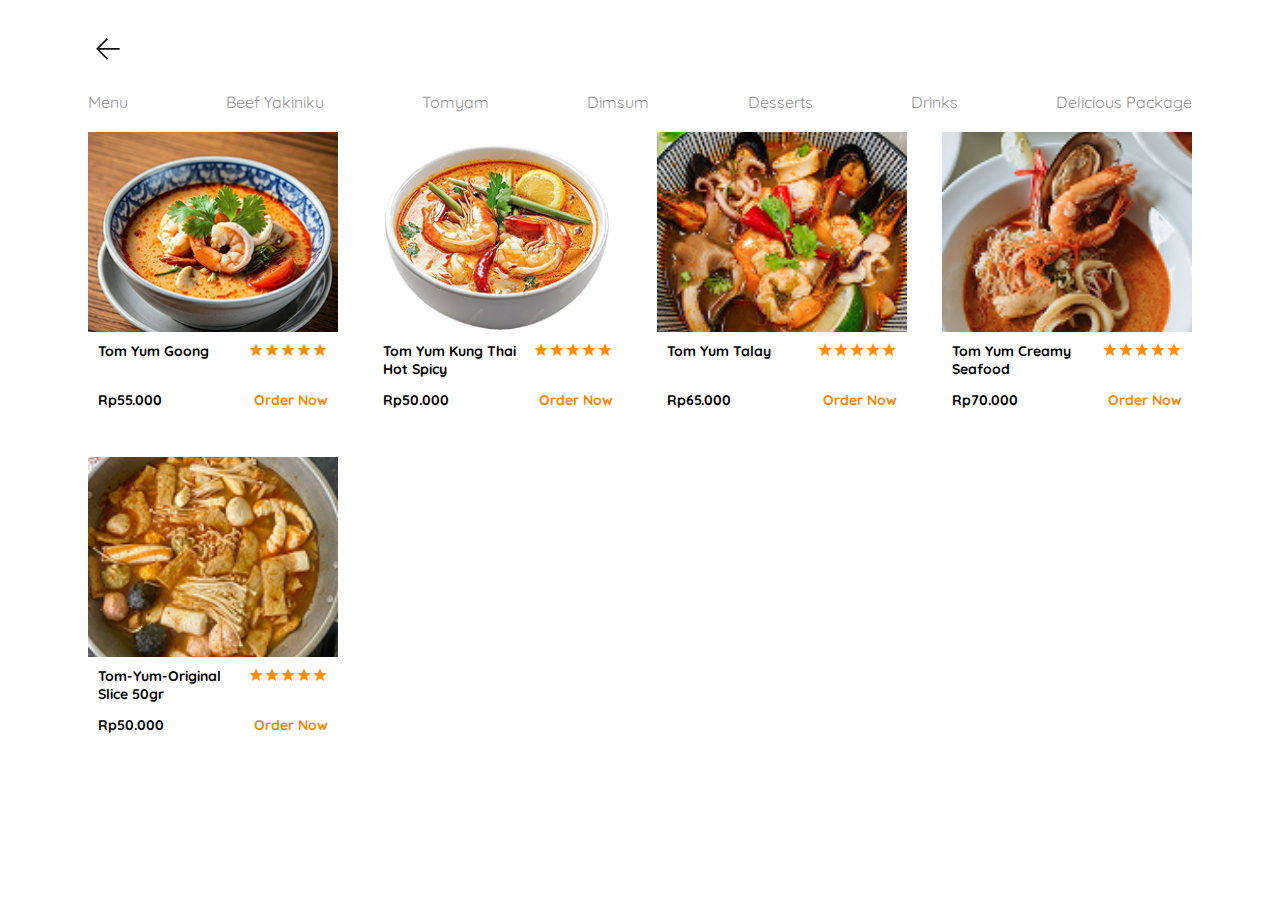
<file: feastoria-resposive/menu/menu3.html>
<!DOCTYPE html>
<html lang="en">
<head>
    <meta charset="UTF-8">
    <meta name="viewport" content="width=device-width, initial-scale=2.0">
    <title>Menu-Tomyam</title>
    <link rel="stylesheet" href="../css/style.css">

    <link rel="preconnect" href="https://fonts.googleapis.com">
<link rel="preconnect" href="https://fonts.gstatic.com" crossorigin>
<link href="https://fonts.googleapis.com/css2?family=Quicksand:wght@300..700&display=swap" rel="stylesheet">
<link rel="preconnect" href="https://fonts.googleapis.com">
<link rel="preconnect" href="https://fonts.gstatic.com" crossorigin>
<link href="https://fonts.googleapis.com/css2?family=Righteous&display=swap" rel="stylesheet">
</head>
<body>
    <div class="arrow-container-3">
        <a href="../index.html" class="arrow-button-menu3"><span class="mdi-light--arrow-left"></span></a>
    </div>

    <div class="links-menu-container-3">
        <a href="menu.html" class="link-menu3 menu-hal-3">Menu</a>
        <a href="menu2.html" class="link-menu3 beef-yakiniku-3">Beef Yakiniku</a>
        <a href="#" class="link-menu3 tomyam-3">Tomyam</a>
        <a href="menu4.html" class="link-menu3 dimsum-3">Dimsum</a>
        <a href="menu5.html" class="link-menu3 dessert-3">Desserts</a>
        <a href="menu6.html" class="link-menu3 drinks-3">Drinks</a>
        <a href="menu7.html" class="link-menu3 delicious-pakage-3">Delicious Package</a>
    </div>

    <div class="daftar-menu-page-3">
        <a href="#" class="menu-page-3-box Tom-Yum-Goong-3 menu-item" data-name="Tom Yum Goong" data-price="55000">
            <div class="gambar-menu-3 gambar-Tom-Yum-Goong-3">
                
            </div>

            <div class="text-menu-3 text-Tom-Yum-Goong-3">
                <div class="nama-rating-menu-3">
                        <p class="nama-menu-3">Tom Yum Goong</p>

                        <span class="ic--baseline-star"></span>
                        <span class="ic--baseline-star"></span>
                        <span class="ic--baseline-star"></span>
                        <span class="ic--baseline-star"></span>
                        <span class="ic--baseline-star"></span>
                    </div>

                    <div class="harga-order-menu-3">
                        <p class="harga-menu-3">Rp55.000</p>

                        <p class="order-menu-3">Order Now</p>
                    </div>
            </div>
        </a>

        <a href="#" class="menu-page-3-box Kung-Thai-3 menu-item" data-name="Tom Yum Kung Thai" data-price="50000">
           <div class="gambar-menu-3 gambar-Kung-Thai-3">
            
           </div>
           
           <div class="text-menu-3 text-Kung-Thai-3">
                <div class="nama-rating-menu-3">
                        <p class="nama-menu-3">Tom Yum Kung Thai Hot Spicy</p>

                        <span class="ic--baseline-star"></span>
                        <span class="ic--baseline-star"></span>
                        <span class="ic--baseline-star"></span>
                        <span class="ic--baseline-star"></span>
                        <span class="ic--baseline-star"></span>
                    </div>

                    <div class="harga-order-menu-3">
                        <p class="harga-menu-3">Rp50.000</p>

                        <p class="order-menu-3">Order Now</p>
                    </div>
            </div>
        </a>
        
        <a href="#" class="menu-page-3-box Tom-Yum-Talay-3 menu-item" data-name="Tom Yum Talay" data-price="65000">
            <div class="gambar-menu-3 gambar-Tom-Yum-Talay-3">
             
            </div>
            
            <div class="text-menu-3 text-Tom-Yum-Talay-3">
                <div class="nama-rating-menu-3">
                        <p class="nama-menu-3">Tom Yum Talay</p>

                        <span class="ic--baseline-star"></span>
                        <span class="ic--baseline-star"></span>
                        <span class="ic--baseline-star"></span>
                        <span class="ic--baseline-star"></span>
                        <span class="ic--baseline-star"></span>
                    </div>

                    <div class="harga-order-menu-3">
                        <p class="harga-menu-3">Rp65.000</p>

                        <p class="order-menu-3">Order Now</p>
                    </div>
             </div>
        </a>
            
        <a href="#" class="menu-page-3-box Tom-Yum-Creamy-3 menu-item" data-name="Tom Yum Creamy Seafood" data-price="70000">
            <div class="gambar-menu-3 gambar-Tom-Yum-Creamy-3">
            
            </div>
            
            <div class="text-menu-3 text-Tom-Yum-Creamy-3">
                <div class="nama-rating-menu-3">
                        <p class="nama-menu-3">Tom Yum Creamy Seafood</p>

                        <span class="ic--baseline-star"></span>
                        <span class="ic--baseline-star"></span>
                        <span class="ic--baseline-star"></span>
                        <span class="ic--baseline-star"></span>
                        <span class="ic--baseline-star"></span>
                    </div>

                    <div class="harga-order-menu-3">
                        <p class="harga-menu-3">Rp70.000</p>

                        <p class="order-menu-3">Order Now</p>
                    </div>
             </div>
        </a>
            
        <a href="#" class="menu-page-3-box Tom-Yum-Original-3 menu-item" data-name="Tom Yum Original" data-price="50000">
            <div class="gambar-menu-3 gambar-Tom-Yum-Original-3">
             
            </div>
            
            <div class="text-menu-3 text-Tom-Yum-Original-3">
                <div class="nama-rating-menu-3">
                        <p class="nama-menu-3">Tom-Yum-Original Slice 50gr</p>

                        <span class="ic--baseline-star"></span>
                        <span class="ic--baseline-star"></span>
                        <span class="ic--baseline-star"></span>
                        <span class="ic--baseline-star"></span>
                        <span class="ic--baseline-star"></span>
                    </div>

                    <div class="harga-order-menu-3">
                        <p class="harga-menu-3">Rp50.000</p>

                        <p class="order-menu-3">Order Now</p>
                    </div>
             </div>
        </a>
    </div>

    <script src="../js/order.js"></script>
</body>
</html>
</file>
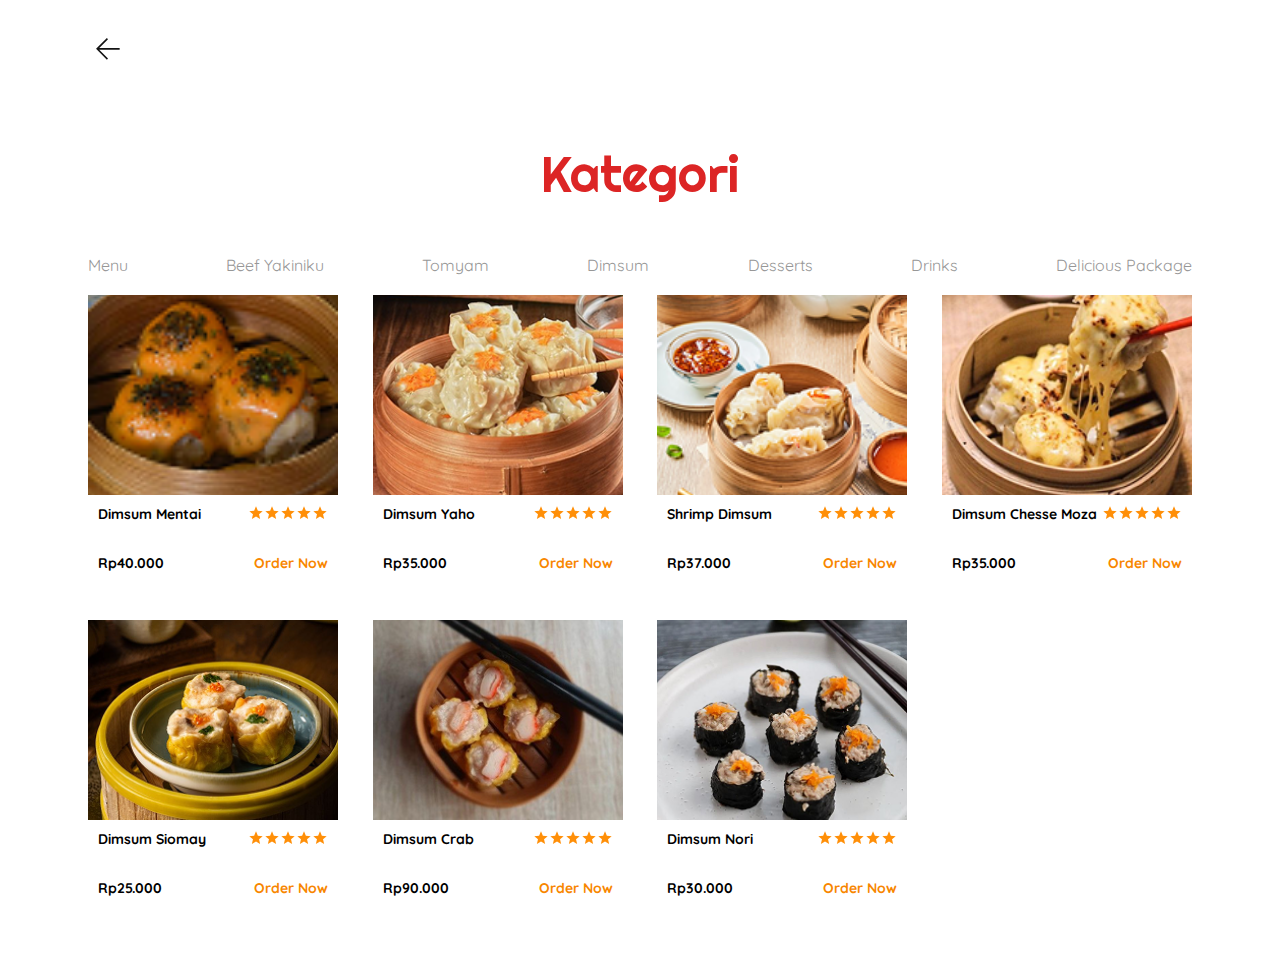
<file: feastoria-resposive/menu/menu4.html>
<!DOCTYPE html>
<html lang="en">
<head>
    <meta charset="UTF-8">
    <meta name="viewport" content="width=device-width, initial-scale=2.0">
    <title>Menu-Dimsum</title>
    <link rel="stylesheet" href="../css/style.css">

    <link rel="preconnect" href="https://fonts.googleapis.com">
<link rel="preconnect" href="https://fonts.gstatic.com" crossorigin>
<link href="https://fonts.googleapis.com/css2?family=Quicksand:wght@300..700&display=swap" rel="stylesheet">
<link rel="preconnect" href="https://fonts.googleapis.com">
<link rel="preconnect" href="https://fonts.gstatic.com" crossorigin>
<link href="https://fonts.googleapis.com/css2?family=Righteous&display=swap" rel="stylesheet">
</head>
<body>
    <div class="arrow-container-4">
        <a href="../index.html" class="arrow-button-menu4"><span class="mdi-light--arrow-left"></span></a>
    </div>

    <div class="kategori-container-4">
        <p class="kategori-text-4">Kategori</p>
    </div>

    <div class="links-menu-container-4">
        <a href="menu.html" class="link-menu4 menu-hal-4">Menu</a>
        <a href="menu2.html" class="link-menu4 beef-yakiniku-4">Beef Yakiniku</a>
        <a href="menu3.html" class="link-menu4 tomyam-4">Tomyam</a>
        <a href="#" class="link-menu4 dimsum-4">Dimsum</a>
        <a href="menu5.html" class="link-menu4 dessert-4">Desserts</a>
        <a href="menu6.html" class="link-menu4 drinks-4">Drinks</a>
        <a href="menu7.html" class="link-menu4 delicious-pakage-4">Delicious Package</a>
    </div>

    <div class="daftar-menu-page-4">
        <a href="#" class="menu-page-4-box dimsum-mentai-4 menu-item" data-name="Dimsum Mentai" data-price="40000">
            <div class="gambar-menu-4 gambar-dimsum-mentai-4">
                
            </div>

            <div class="text-menu-4 text-dimsum-mentai-4">
                <div class="nama-rating-menu-4">
                        <p class="nama-menu-4">Dimsum Mentai</p>

                        <span class="ic--baseline-star"></span>
                        <span class="ic--baseline-star"></span>
                        <span class="ic--baseline-star"></span>
                        <span class="ic--baseline-star"></span>
                        <span class="ic--baseline-star"></span>
                    </div>

                    <div class="harga-order-menu-4">
                        <p class="harga-menu-4">Rp40.000</p>

                        <p class="order-menu-4">Order Now</p>
                    </div>
            </div>
        </a>

        <a href="#" class="menu-page-4-box dimsum-yaho-4 menu-item" data-name="Dimsum Yaho" data-price="35000">
           <div class="gambar-menu-4 gambar-dimsum-yaho-4">
            
           </div>
           
           <div class="text-menu-4 text-dimsum-yaho-4">
                <div class="nama-rating-menu-4">
                        <p class="nama-menu-4">Dimsum Yaho</p>

                        <span class="ic--baseline-star"></span>
                        <span class="ic--baseline-star"></span>
                        <span class="ic--baseline-star"></span>
                        <span class="ic--baseline-star"></span>
                        <span class="ic--baseline-star"></span>
                    </div>

                    <div class="harga-order-menu-4">
                        <p class="harga-menu-4">Rp35.000</p>

                        <p class="order-menu-4">Order Now</p>
                    </div>
            </div>
        </a>
        
        <a href="#" class="menu-page-4-box dimsum-udang-4 menu-item" data-name="Shrimp Dimsum" data-price="37000">
            <div class="gambar-menu-4 gambar-dimsum-udang-4">
             
            </div>
            
            <div class="text-menu-4 text-dimsum-udang-4">
                <div class="nama-rating-menu-4">
                        <p class="nama-menu-4">Shrimp Dimsum</p>

                        <span class="ic--baseline-star"></span>
                        <span class="ic--baseline-star"></span>
                        <span class="ic--baseline-star"></span>
                        <span class="ic--baseline-star"></span>
                        <span class="ic--baseline-star"></span>
                    </div>

                    <div class="harga-order-menu-4">
                        <p class="harga-menu-4">Rp37.000</p>

                        <p class="order-menu-4">Order Now</p>
                    </div>
             </div>
        </a>
            
        <a href="#" class="menu-page-4-box dimsum-cheese-4 menu-item" data-name="Dimsum Cheese Moza" data-price="35000">
            <div class="gambar-menu-4 gambar-dimsum-cheese-4">
            
            </div>
            
            <div class="text-menu-4 text-dimsum-cheese-4">
                <div class="nama-rating-menu-4">
                        <p class="nama-menu-4">Dimsum Chesse Moza</p>

                        <span class="ic--baseline-star"></span>
                        <span class="ic--baseline-star"></span>
                        <span class="ic--baseline-star"></span>
                        <span class="ic--baseline-star"></span>
                        <span class="ic--baseline-star"></span>
                    </div>

                    <div class="harga-order-menu-4">
                        <p class="harga-menu-4">Rp35.000</p>

                        <p class="order-menu-4">Order Now</p>
                    </div>
             </div>
        </a>
            
        <a href="#" class="menu-page-4-box dimsum-siomay-4 menu-item" data-name="Dimsum Siomay" data-price="25000">
            <div class="gambar-menu-4 gambar-dimsum-siomay-4">
             
            </div>
            
            <div class="text-menu-4 text-dimsum-siomay-4">
                <div class="nama-rating-menu-4">
                        <p class="nama-menu-4">Dimsum Siomay</p>

                        <span class="ic--baseline-star"></span>
                        <span class="ic--baseline-star"></span>
                        <span class="ic--baseline-star"></span>
                        <span class="ic--baseline-star"></span>
                        <span class="ic--baseline-star"></span>
                    </div>

                    <div class="harga-order-menu-4">
                        <p class="harga-menu-4">Rp25.000</p>

                        <p class="order-menu-4">Order Now</p>
                    </div>
             </div>
        </a>
        
    <a href="#" class="menu-page-4-box dimsum-crab-4 menu-item" data-name="Dimsum Crab" data-price="90000">
        <div class="gambar-menu-4 gambar-dimsum-crab-4">
        
        </div>
        
        <div class="text-menu-4 text-dimsum-crab-4">
            <div class="nama-rating-menu-4">
                    <p class="nama-menu-4">Dimsum Crab</p>

                    <span class="ic--baseline-star"></span>
                    <span class="ic--baseline-star"></span>
                    <span class="ic--baseline-star"></span>
                    <span class="ic--baseline-star"></span>
                    <span class="ic--baseline-star"></span>
                </div>

                <div class="harga-order-menu-4">
                    <p class="harga-menu-4">Rp90.000</p>

                    <p class="order-menu-4">Order Now</p>
                </div>
         </div>
    </a>
            
        <a href="#" class="menu-page-4-box dimsum-nori-4 menu-item" data-name="Dimsum Nori" data-price="30000">
            <div class="gambar-menu-4 gambar-dimsum-nori-4">
             
            </div>
            
            <div class="text-menu-4 text-dimsum-nori-4">
                <div class="nama-rating-menu-4">
                        <p class="nama-menu-4">Dimsum Nori</p>

                        <span class="ic--baseline-star"></span>
                        <span class="ic--baseline-star"></span>
                        <span class="ic--baseline-star"></span>
                        <span class="ic--baseline-star"></span>
                        <span class="ic--baseline-star"></span>
                    </div>

                    <div class="harga-order-menu-4">
                        <p class="harga-menu-4">Rp30.000</p>

                        <p class="order-menu-4">Order Now</p>
                    </div>
             </div>
        </a>
    </div>

    <script src="../js/order.js"></script>
</body>
</html>
</file>
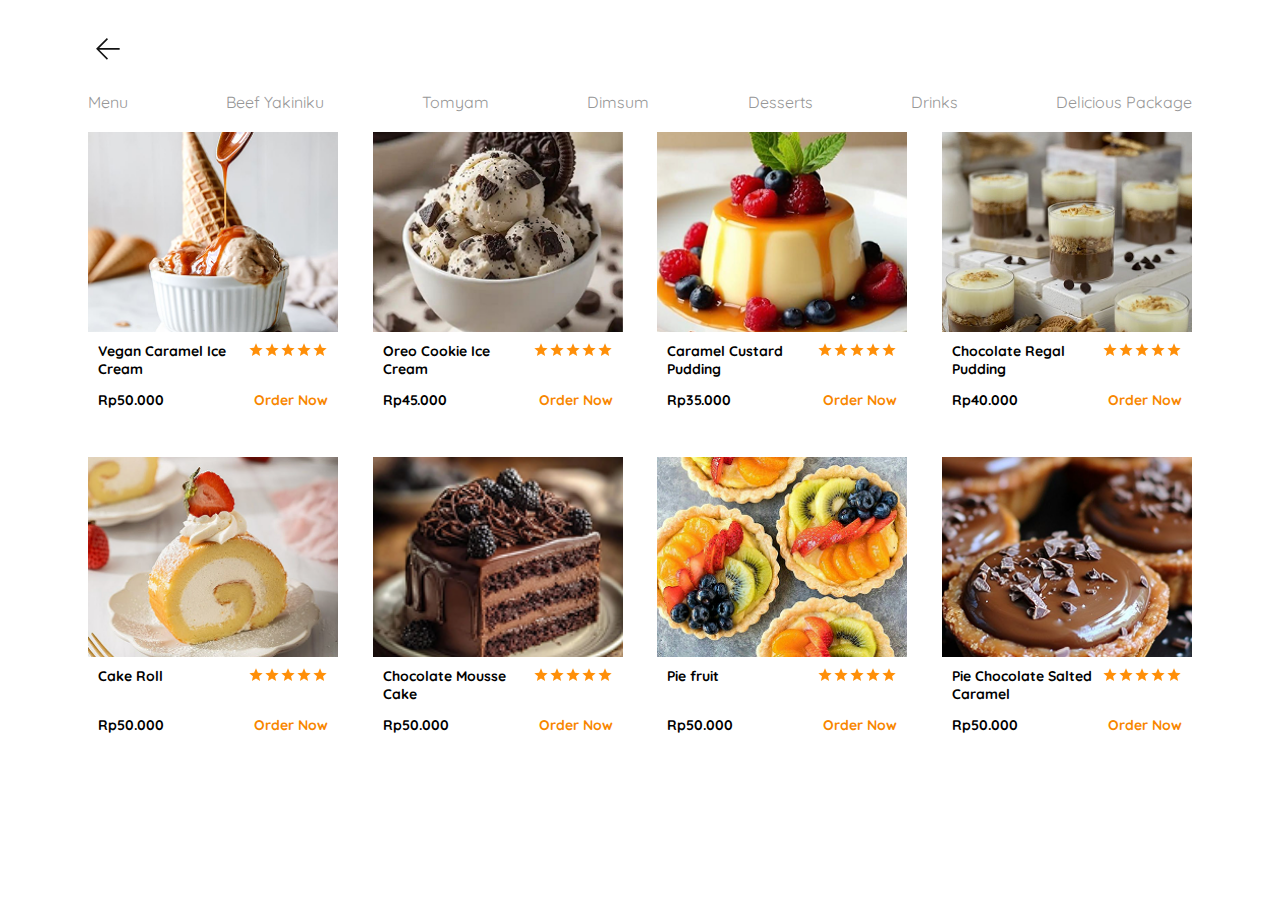
<file: feastoria-resposive/menu/menu5.html>
<!DOCTYPE html>
<html lang="en">
<head>
    <meta charset="UTF-8">
    <meta name="viewport" content="width=device-width, initial-scale=1.0">
    <title>Menu-Dessert</title>
    <link rel="stylesheet" href="../css/style.css">

    <link rel="preconnect" href="https://fonts.googleapis.com">
<link rel="preconnect" href="https://fonts.gstatic.com" crossorigin>
<link href="https://fonts.googleapis.com/css2?family=Quicksand:wght@300..700&display=swap" rel="stylesheet">
<link rel="preconnect" href="https://fonts.googleapis.com">
<link rel="preconnect" href="https://fonts.gstatic.com" crossorigin>
<link href="https://fonts.googleapis.com/css2?family=Righteous&display=swap" rel="stylesheet">
</head>
<body>
    <div class="arrow-container-5">
        <a href="../index.html" class="arrow-button-menu5"><span class="mdi-light--arrow-left"></span></a>
    </div>

    <div class="kategori-container-5">
        <p class="kategori-text">Kategori</p>
    </div>

    <div class="links-menu-container-5">
        <a href="menu.html" class="link-menu5 menu-hal-5">Menu</a>
        <a href="menu2.html" class="link-menu5 beef-yakiniku-5">Beef Yakiniku</a>
        <a href="menu3.html" class="link-menu5 tomyam-5">Tomyam</a>
        <a href="menu4.html" class="link-menu5 dimsum-5">Dimsum</a>
        <a href="#" class="link-menu5 dessert-5">Desserts</a>
        <a href="menu6.html" class="link-menu5 drinks-5">Drinks</a>
        <a href="menu7.html" class="link-menu5 delicious-pakage-5">Delicious Package</a>
    </div>

    <div class="daftar-menu-page-5">
        <a href="#" class="menu-page-5-box caramel-ice-5 menu-item" data-name="Vegan Caramel Ice Cream" data-price="50000">
            <div class="gambar-menu-5 gambar-caramel-ice-5">
                
            </div>

            <div class="text-menu-5 text-caramel-ice-5">
                <div class="nama-rating-menu-5">
                        <p class="nama-menu-5">Vegan Caramel Ice Cream</p>

                        <span class="ic--baseline-star"></span>
                        <span class="ic--baseline-star"></span>
                        <span class="ic--baseline-star"></span>
                        <span class="ic--baseline-star"></span>
                        <span class="ic--baseline-star"></span>
                    </div>

                    <div class="harga-order-menu-5">
                        <p class="harga-menu-5">Rp50.000</p>

                        <p class="order-menu-5">Order Now</p>
                    </div>
            </div>
        </a>

        <a href="#" class="menu-page-5-box oreo-ice-cream-5 menu-item" data-name="Oreo Cookie Ice Cream" data-price="45000">
           <div class="gambar-menu-5 gambar-oreo-ice-cream-5">
            
           </div>
           
           <div class="text-menu-5 text-oreo-ice-cream-5">
                <div class="nama-rating-menu-5">
                        <p class="nama-menu-5">Oreo Cookie Ice Cream</p>

                        <span class="ic--baseline-star"></span>
                        <span class="ic--baseline-star"></span>
                        <span class="ic--baseline-star"></span>
                        <span class="ic--baseline-star"></span>
                        <span class="ic--baseline-star"></span>
                    </div>

                    <div class="harga-order-menu-5">
                        <p class="harga-menu-5">Rp45.000</p>

                        <p class="order-menu-5">Order Now</p>
                    </div>
            </div>
        </a>
        
        <a href="#" class="menu-page-5-box custard-pudding-5 menu-item" data-name="Caramel Custard Pudding" data-price="35000">
            <div class="gambar-menu-5 gambar-custard-pudding-5">
             
            </div>
            
            <div class="text-menu-5 text-custard-pudding-5">
                <div class="nama-rating-menu-5">
                        <p class="nama-menu-5">Caramel Custard Pudding</p>

                        <span class="ic--baseline-star"></span>
                        <span class="ic--baseline-star"></span>
                        <span class="ic--baseline-star"></span>
                        <span class="ic--baseline-star"></span>
                        <span class="ic--baseline-star"></span>
                    </div>

                    <div class="harga-order-menu-5">
                        <p class="harga-menu-5">Rp35.000</p>

                        <p class="order-menu-5">Order Now</p>
                    </div>
             </div>
        </a>
            
        <a href="#" class="menu-page-5-box regal-puding-5 menu-item" data-name="Chocolate Regal Pudding" data-price="40000">
            <div class="gambar-menu-5 gambar-regal-puding-5">
            
            </div>
            
            <div class="text-menu-5 text-regal-puding-5">
                <div class="nama-rating-menu-5">
                        <p class="nama-menu-5">Chocolate Regal Pudding</p>

                        <span class="ic--baseline-star"></span>
                        <span class="ic--baseline-star"></span>
                        <span class="ic--baseline-star"></span>
                        <span class="ic--baseline-star"></span>
                        <span class="ic--baseline-star"></span>
                    </div>

                    <div class="harga-order-menu-5">
                        <p class="harga-menu-5">Rp40.000</p>

                        <p class="order-menu-5">Order Now</p>
                    </div>
             </div>
        </a>
            
        <a href="#" class="menu-page-5-box cake-roll-5 menu-item" data-name="Cake Roll" data-price="50000">
            <div class="gambar-menu-5 gambar-cake-roll-5">
             
            </div>
            
            <div class="text-menu-5 text-cake-roll-5">
                <div class="nama-rating-menu-5">
                        <p class="nama-menu-5">Cake Roll</p>

                        <span class="ic--baseline-star"></span>
                        <span class="ic--baseline-star"></span>
                        <span class="ic--baseline-star"></span>
                        <span class="ic--baseline-star"></span>
                        <span class="ic--baseline-star"></span>
                    </div>

                    <div class="harga-order-menu-5">
                        <p class="harga-menu-5">Rp50.000</p>

                        <p class="order-menu-5">Order Now</p>
                    </div>
             </div>
        </a>
            
        <a href="#" class="menu-page-5-box mousse-cake-5 menu-item" data-name="Chocolate Mousse Cake" data-price="50000">
            <div class="gambar-menu-5 gambar-mousse-cake-5">
             
            </div>
            
            <div class="text-menu-5 text-mousse-cake-5">
                <div class="nama-rating-menu-5">
                        <p class="nama-menu-5">Chocolate Mousse Cake</p>

                        <span class="ic--baseline-star"></span>
                        <span class="ic--baseline-star"></span>
                        <span class="ic--baseline-star"></span>
                        <span class="ic--baseline-star"></span>
                        <span class="ic--baseline-star"></span>
                    </div>

                    <div class="harga-order-menu-5">
                        <p class="harga-menu-5">Rp50.000</p>

                        <p class="order-menu-5">Order Now</p>
                    </div>
             </div>
        </a>
            
        <a href="#" class="menu-page-5-box pie-fruit-5 menu-item" data-name="Pie Fruit" data-price="50000">
            <div class="gambar-menu-5 gambar-pie-fruit-5">
            
            </div>
            
            <div class="text-menu-5 text-pie-fruit-5">
                <div class="nama-rating-menu-5">
                        <p class="nama-menu-5">Pie fruit</p>

                        <span class="ic--baseline-star"></span>
                        <span class="ic--baseline-star"></span>
                        <span class="ic--baseline-star"></span>
                        <span class="ic--baseline-star"></span>
                        <span class="ic--baseline-star"></span>
                    </div>

                    <div class="harga-order-menu-5">
                        <p class="harga-menu-5">Rp50.000</p>

                        <p class="order-menu-5">Order Now</p>
                    </div>
             </div>
        </a>
            
        <a href="#" class="menu-page-5-box pie-chocolate-5 menu-item" data-name="Pie Chocolate Salted Caramel" data-price="50000">
            <div class="gambar-menu-5 gambar-pie-chocolate-5">
            
            </div>
                
            <div class="text-menu-5 text-pie-chocolate-5">
                    <div class="nama-rating-menu-5">
                        <p class="nama-menu-5">Pie Chocolate Salted Caramel</p>

                        <span class="ic--baseline-star"></span>
                        <span class="ic--baseline-star"></span>
                        <span class="ic--baseline-star"></span>
                        <span class="ic--baseline-star"></span>
                        <span class="ic--baseline-star"></span>
                    </div>

                    <div class="harga-order-menu-5">
                        <p class="harga-menu-5">Rp50.000</p>

                        <p class="order-menu-5">Order Now</p>
                    </div>
            </div>
        </a>
    </div>

    <script src="../js/order.js"></script>
</body>
</html>
</file>
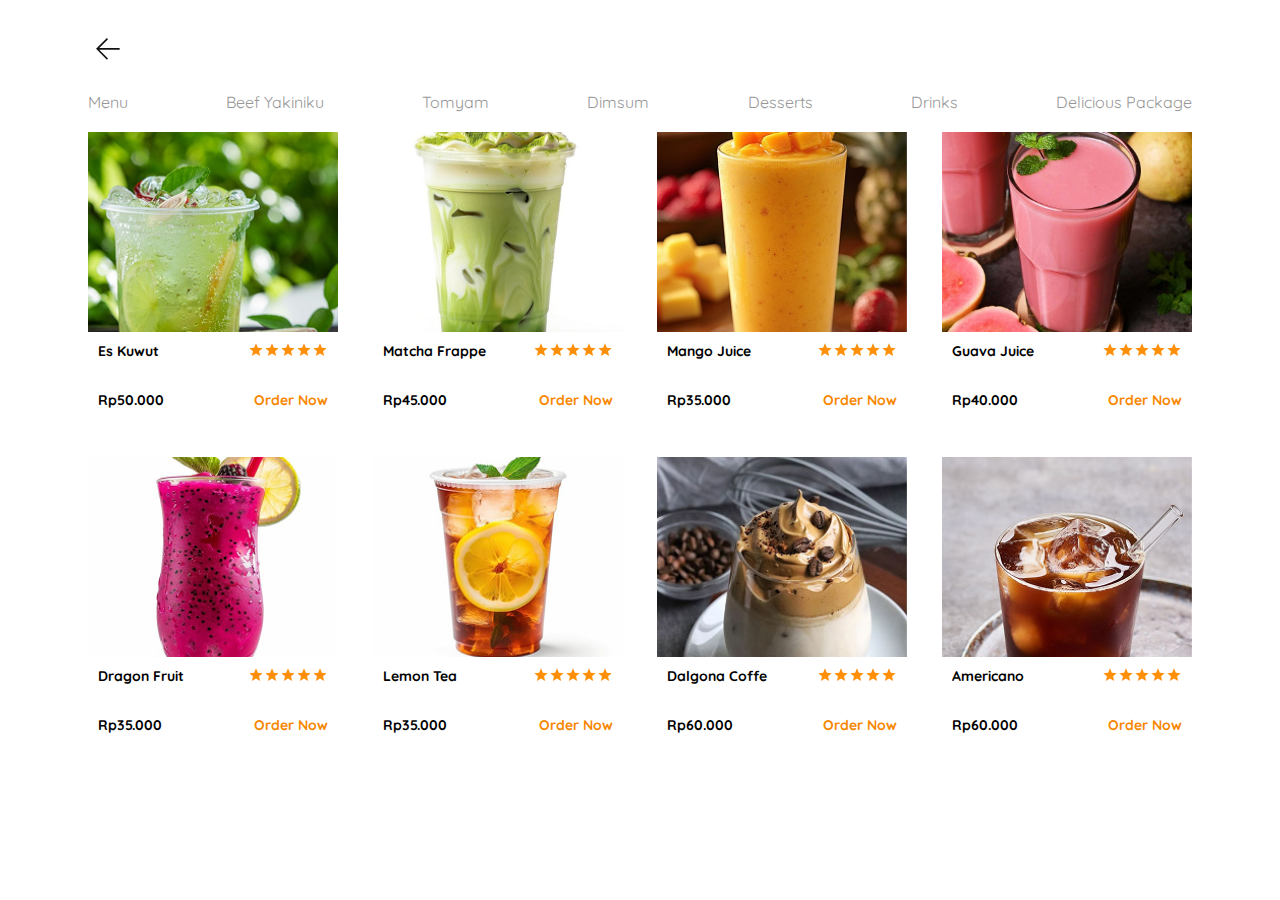
<file: feastoria-resposive/menu/menu6.html>
<!DOCTYPE html>
<html lang="en">
<head>
    <meta charset="UTF-8">
    <meta name="viewport" content="width=device-width, initial-scale=1.0">
    <title>Menu-Drinks</title>
    <link rel="stylesheet" href="../css/style.css">

    <link rel="preconnect" href="https://fonts.googleapis.com">
<link rel="preconnect" href="https://fonts.gstatic.com" crossorigin>
<link href="https://fonts.googleapis.com/css2?family=Quicksand:wght@300..700&display=swap" rel="stylesheet">
<link rel="preconnect" href="https://fonts.googleapis.com">
<link rel="preconnect" href="https://fonts.gstatic.com" crossorigin>
<link href="https://fonts.googleapis.com/css2?family=Righteous&display=swap" rel="stylesheet">
</head>
<body>
    <div class="arrow-container-6">
        <a href="../index.html" class="arrow-button-menu5"><span class="mdi-light--arrow-left"></span></a>
    </div>

    <div class="kategori-container-6">
        <p class="kategori-text">Kategori</p>
    </div>

    <div class="links-menu-container-6">
        <a href="menu.html" class="link-menu6 menu-hal-6">Menu</a>
        <a href="menu2.html" class="link-menu6 beef-yakiniku-6">Beef Yakiniku</a>
        <a href="menu3.html" class="link-menu6 tomyam-6">Tomyam</a>
        <a href="menu4.html" class="link-menu6 dimsum-6">Dimsum</a>
        <a href="menu5.html" class="link-menu6 dessert-6">Desserts</a>
        <a href="#" class="link-menu6 drinks-6">Drinks</a>
        <a href="menu7.html" class="link-menu6 delicious-pakage-6">Delicious Package</a>
    </div>

    <div class="daftar-menu-page-6">
        <a href="#" class="menu-page-6-box es-kuwut-6 menu-item" data-name="Es Kuwut" data-price="50000">
            <div class="gambar-menu-6 gambar-es-kuwut-6">
                
            </div>

            <div class="text-menu-6 text-es-kuwut-6">
                <div class="nama-rating-menu-6">
                        <p class="nama-menu-6">Es Kuwut</p>
                    
                        <span class="ic--baseline-star"></span>
                        <span class="ic--baseline-star"></span>
                        <span class="ic--baseline-star"></span>
                        <span class="ic--baseline-star"></span>
                        <span class="ic--baseline-star"></span>
                    </div>

                    <div class="harga-order-menu-6">
                        <p class="harga-menu-6">Rp50.000</p>

                        <p class="order-menu-6">Order Now</p>
                    </div>
            </div>
        </a>

        <a href="#" class="menu-page-6-box matcha-frappe-6 menu-item" data-name="Matcha Frappe" data-price="45000">
           <div class="gambar-menu-6 gambar-matcha-frappe-6">
            
           </div>
           
           <div class="text-menu-6 text-matcha-frappe-6">
                <div class="nama-rating-menu-6">
                        <p class="nama-menu-6">Matcha Frappe</p>

                        <span class="ic--baseline-star"></span>
                        <span class="ic--baseline-star"></span>
                        <span class="ic--baseline-star"></span>
                        <span class="ic--baseline-star"></span>
                        <span class="ic--baseline-star"></span>
                    </div>

                    <div class="harga-order-menu-6">
                        <p class="harga-menu-6">Rp45.000</p>

                        <p class="order-menu-6">Order Now</p>
                    </div>
            </div>
        </a>
        
        <a href="#" class="menu-page-6-box mango-juice-6 menu-item" data-name="Mango Juice" data-price="35000">
            <div class="gambar-menu-6 gambar-mango-juice-6">
             
            </div>
            
            <div class="text-menu-6 text-mango-juice-6">
                <div class="nama-rating-menu-6">
                        <p class="nama-menu-6">Mango Juice</p>

                        <span class="ic--baseline-star"></span>
                        <span class="ic--baseline-star"></span>
                        <span class="ic--baseline-star"></span>
                        <span class="ic--baseline-star"></span>
                        <span class="ic--baseline-star"></span>
                    </div>

                    <div class="harga-order-menu-6">
                        <p class="harga-menu-6">Rp35.000</p>

                        <p class="order-menu-6">Order Now</p>
                    </div>
             </div>
        </a>
            
        <a href="#" class="menu-page-6-box guava-juice-6 menu-item" data-name="Guava Juice" data-price="40000">
            <div class="gambar-menu-6 gambar-guava-juice-6">
            
            </div>
            
            <div class="text-menu-6 text-guava-juice-6">
                <div class="nama-rating-menu-6">
                        <p class="nama-menu-6">Guava Juice</p>

                        <span class="ic--baseline-star"></span>
                        <span class="ic--baseline-star"></span>
                        <span class="ic--baseline-star"></span>
                        <span class="ic--baseline-star"></span>
                        <span class="ic--baseline-star"></span>
                    </div>

                    <div class="harga-order-menu-6">
                        <p class="harga-menu-6">Rp40.000</p>

                        <p class="order-menu-6">Order Now</p>
                    </div>
             </div>
        </a>
            
        <a href="#" class="menu-page-6-box dragon-fruit-6 menu-item" data-name="Dragon Fruit" data-price="35000">
            <div class="gambar-menu-6 gambar-dragon-fruit-6">
             
            </div>
            
            <div class="text-menu-6 text-dragon-fruit-6">
                <div class="nama-rating-menu-6">
                        <p class="nama-menu-6">Dragon Fruit</p>

                        <span class="ic--baseline-star"></span>
                        <span class="ic--baseline-star"></span>
                        <span class="ic--baseline-star"></span>
                        <span class="ic--baseline-star"></span>
                        <span class="ic--baseline-star"></span>
                    </div>

                    <div class="harga-order-menu-6">
                        <p class="harga-menu-6">Rp35.000</p>

                        <p class="order-menu-6">Order Now</p>
                    </div>
             </div>
        </a>
            
        <a href="#" class="menu-page-6-box lemon-tea-6 menu-item" data-name="Lemon Tea" data-price="35000">
            <div class="gambar-menu-6 gambar-lemon-tea-6">
             
            </div>
            
            <div class="text-menu-6 text-lemon-tea-6">
                <div class="nama-rating-menu-6">
                        <p class="nama-menu-6">Lemon Tea</p>

                        <span class="ic--baseline-star"></span>
                        <span class="ic--baseline-star"></span>
                        <span class="ic--baseline-star"></span>
                        <span class="ic--baseline-star"></span>
                        <span class="ic--baseline-star"></span>
                    </div>

                    <div class="harga-order-menu-6">
                        <p class="harga-menu-6">Rp35.000</p>

                        <p class="order-menu-6">Order Now</p>
                    </div>
             </div>
        </a>
            
        <a href="#" class="menu-page-6-box dalgona-coffe-6 menu-item" data-name="Dalgona Coffee" data-price="60000">
            <div class="gambar-menu-6 gambar-dalgona-coffe-6">
            
            </div>
            
            <div class="text-menu-6 text-dalgona-coffe-6">
                <div class="nama-rating-menu-6">
                        <p class="nama-menu-6">Dalgona Coffe</p>

                        <span class="ic--baseline-star"></span>
                        <span class="ic--baseline-star"></span>
                        <span class="ic--baseline-star"></span>
                        <span class="ic--baseline-star"></span>
                        <span class="ic--baseline-star"></span>
                    </div>

                    <div class="harga-order-menu-6">
                        <p class="harga-menu-6">Rp60.000</p>

                        <p class="order-menu-6">Order Now</p>
                    </div>
             </div>
        </a>
            
        <a href="#" class="menu-page-6-box americano-6 menu-item" data-name="Americano" data-price="60000">
            <div class="gambar-menu-6 gambar-americano-6">
            
            </div>
                
            <div class="text-menu-6 text-americano-6">
                    <div class="nama-rating-menu-6">
                        <p class="nama-menu-6">Americano</p>

                        <span class="ic--baseline-star"></span>
                        <span class="ic--baseline-star"></span>
                        <span class="ic--baseline-star"></span>
                        <span class="ic--baseline-star"></span>
                        <span class="ic--baseline-star"></span>
                    </div>

                    <div class="harga-order-menu-6">
                        <p class="harga-menu-6">Rp60.000</p>

                        <p class="order-menu-6">Order Now</p>
                    </div>
            </div>
        </a>
    </div>

    <script src="../js/order.js"></script>
</body>
</html>
</file>
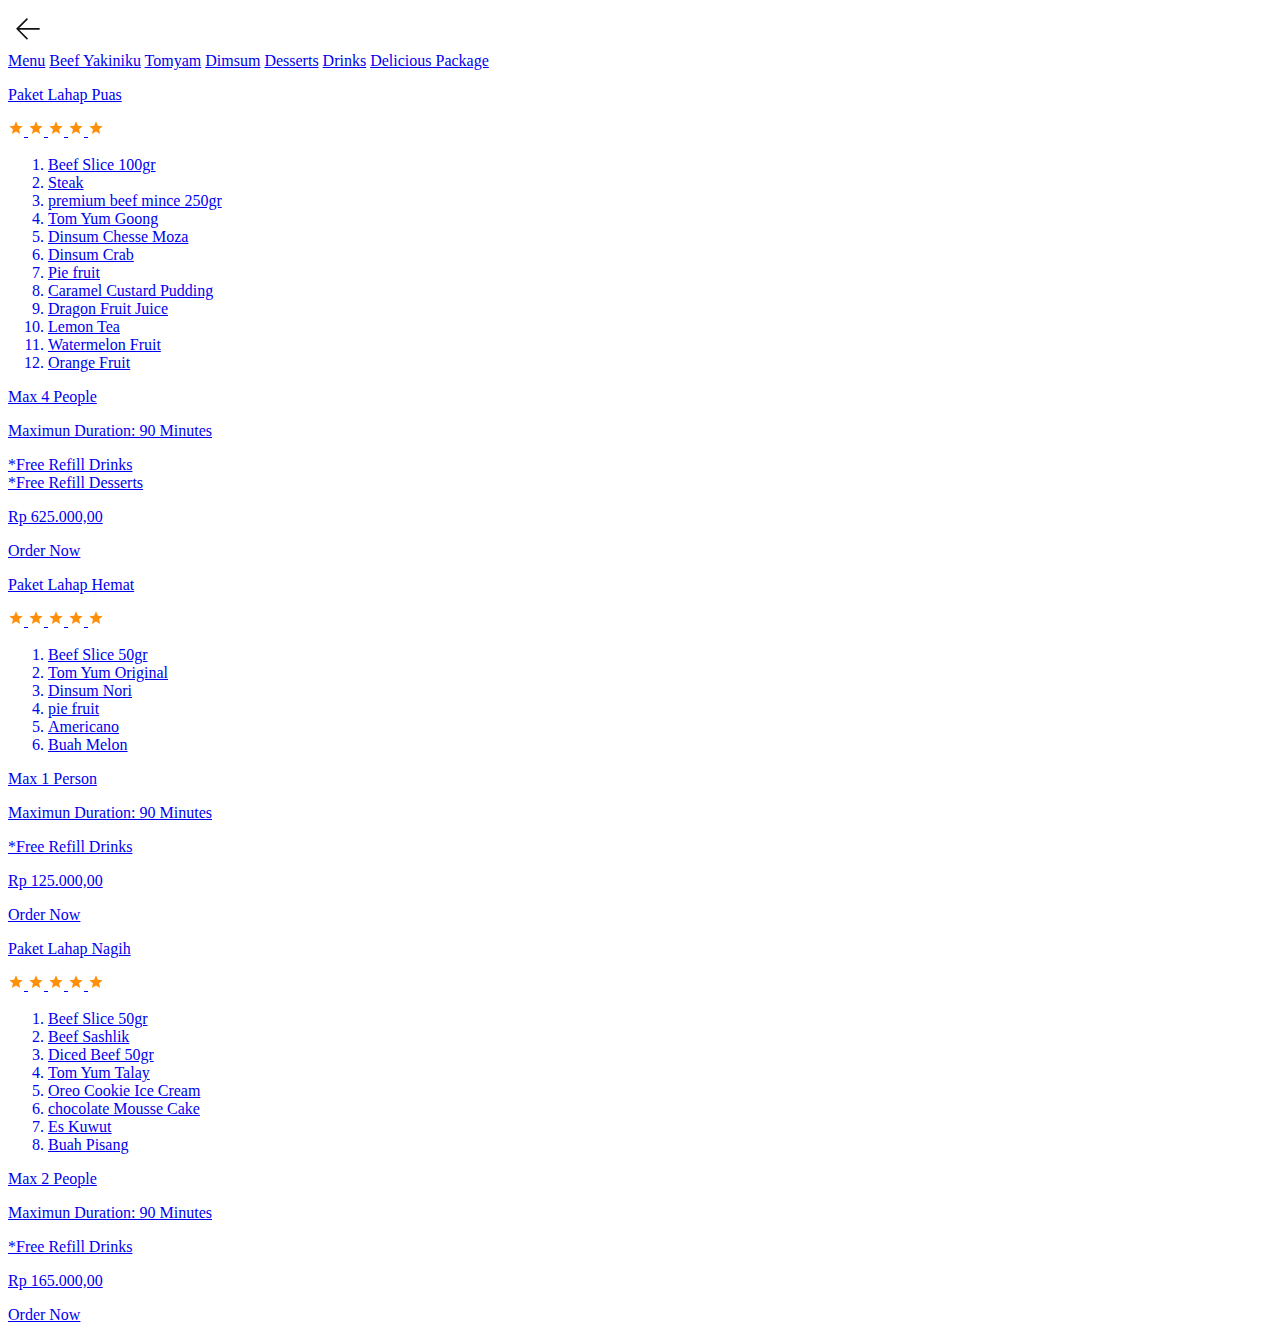
<file: feastoria-resposive/menu/menu7.html>
<!DOCTYPE html>
<html lang="en">
<head>
    <meta charset="UTF-8">
    <meta name="viewport" content="width=device-width, initial-scale=1.0">
    <title>Menu-Delicious..</title>
    <link rel="stylesheet" href="../css/style.css">

    <link rel="preconnect" href="https://fonts.googleapis.com">
<link rel="preconnect" href="https://fonts.gstatic.com" crossorigin>
<link href="https://fonts.googleapis.com/css2?family=Quicksand:wght@300..700&display=swap" rel="stylesheet">
<link rel="preconnect" href="https://fonts.googleapis.com">
<link rel="preconnect" href="https://fonts.gstatic.com" crossorigin>
<link href="https://fonts.googleapis.com/css2?family=Righteous&display=swap" rel="stylesheet">
</head>
<body>
    <div class="arrow-container-7">
        <a href="../index.html" class="arrow-button-menu5"><span class="mdi-light--arrow-left"></span></a>
    </div>

    <div class="kategori-container-7">
        <p class="kategori-text">Kategori</p>
    </div>

    <div class="links-menu-container-7">
        <a href="menu.html" class="link-menu7 menu-hal-7">Menu</a>
        <a href="menu2.html" class="link-menu7 beef-yakiniku-7">Beef Yakiniku</a>
        <a href="menu3.html" class="link-menu7 tomyam-7">Tomyam</a>
        <a href="menu4.html" class="link-menu7 dimsum-7">Dimsum</a>
        <a href="menu5.html" class="link-menu7 dessert-7">Desserts</a>
        <a href="menu6.html" class="link-menu7 drinks-7">Drinks</a>
        <a href="#" class="link-menu7 delicious-pakage-7">Delicious Package</a>
    </div>

   <div class="daftar-menu-page-7">
    <div class="menu-page-7-box menu-item" data-name="Paket Lahap Puas" data-price="625000">
        <a href="#" class="menu-page-7-link"><div class="gambar-menu-7 gambar-paket-lahap-puas-7">
            
        </div>

        <div class="text-menu-7 text-paket-lahap-puas-7">
            <div class="nama-rating-7">
                <p class="nama-paket-7">Paket Lahap Puas</p>

                <div class="rating-paket-lahap-7">
                    <span class="ic--baseline-star"></span>
                    <span class="ic--baseline-star"></span>
                    <span class="ic--baseline-star"></span>
                    <span class="ic--baseline-star"></span>
                    <span class="ic--baseline-star"></span>
                </div>
            </div>
            <div class="pilihan-makanan-7">
                <ol class="list-makanan-7">
                    <li>Beef Slice 100gr</li>
                    <li>Steak </li>
                    <li>premium beef mince 250gr</li>
                    <li>Tom Yum Goong</li>
                    <li>Dinsum Chesse Moza</li>
                    <li>Dinsum Crab</li>
                    <li>Pie fruit</li>
                    <li>Caramel Custard Pudding</li>
                    <li>Dragon Fruit Juice</li>
                    <li>Lemon Tea</li>
                    <li>Watermelon Fruit</li>
                    <li>Orange Fruit</li>
                </ol>
            </div>
            <div class="orang-refil-7">
                <div class="max-orang-7">
                    <p class="max-orang-text-7">Max 4 People</p>

                    <p class="max-dusrasi-text-7">Maximun Duration: 90 Minutes</p>
                </div>

                <div class="free-refil-7">
                    <p class="free-refil-text-7">*Free Refill Drinks <br> *Free Refill Desserts
                    </p>
                </div>
            </div>
            <div class="harga-order-7">
                <p class="harga-menu-7">Rp 625.000,00</p>

                <p class="order-menu-7">Order Now</p></a>
            </div>
        </div>
    </div>

    <div class="menu-page-7-box menu-item" data-name="Paket Lahap Hemat" data-price="125000">
        <a href="#" class="menu-page-7-link"><div class="gambar-menu-7 gambar-paket-lahap-hemat-7">
            
        </div>

        <div class="text-menu-7 paket-lahap-hemat">
            <div class="nama-rating-7">
                <p class="nama-paket-7">Paket Lahap Hemat</p>

                <div class="rating-paket-lahap-7">
                    <span class="ic--baseline-star"></span>
                    <span class="ic--baseline-star"></span>
                    <span class="ic--baseline-star"></span>
                    <span class="ic--baseline-star"></span>
                    <span class="ic--baseline-star"></span>
                </div>
            </div>
            <div class="pilihan-makanan-7">
                <ol class="list-makanan-7">
                    <li>Beef Slice 50gr</li>
                    <li>Tom Yum Original  </li>
                    <li>Dinsum Nori</li>
                    <li>pie fruit</li>
                    <li>Americano</li>
                    <li>Buah Melon</li>
                </ol>
            </div>
            <div class="orang-refil-7">
                <div class="max-orang-7">
                    <p class="max-orang-text-7">Max 1 Person</p>

                    <p class="max-dusrasi-text-7">Maximun Duration: 90 Minutes</p>
                </div>

                <div class="free-refil-7">
                    <p class="free-refil-text-7">*Free Refill Drinks 
                    </p>
                </div>
            </div>
            <div class="harga-order-7">
                <p class="harga-menu-7">Rp 125.000,00</p>

                <p class="order-menu-7">Order Now</p></a>
            </div>
        </div>
    </div>

    <div class="menu-page-7-box paket-lahap-nagih-7 menu-item" data-name="Paket Lahap Nagih" data-price="165000">
        <a href="#" class="menu-page-7-link"><div class="gambar-menu-7 gambar-paket-lahap-nagih-7">
            
        </div>

        <div class="text-menu-7">
            <div class="nama-rating-7">
                <p class="nama-paket-7">Paket Lahap Nagih</p>

                <div class="rating-paket-lahap-7">
                    <span class="ic--baseline-star"></span>
                    <span class="ic--baseline-star"></span>
                    <span class="ic--baseline-star"></span>
                    <span class="ic--baseline-star"></span>
                    <span class="ic--baseline-star"></span>
                </div>
            </div>
            <div class="pilihan-makanan-7">
                <ol class="list-makanan-7">
                    <li>Beef Slice 50gr</li>
                    <li>Beef Sashlik </li>
                    <li>Diced Beef 50gr</li>
                    <li>Tom Yum Talay</li>
                    <li>Oreo Cookie Ice Cream</li>
                    <li>chocolate Mousse Cake</li>
                    <li>Es Kuwut</li>
                    <li>Buah Pisang</li>
                </ol>
            </div>
            <div class="orang-refil-7">
                <div class="max-orang-7">
                    <p class="max-orang-text-7">Max 2 People</p>

                    <p class="max-dusrasi-text-7">Maximun Duration: 90 Minutes</p>
                </div>

                <div class="free-refil-7">
                    <p class="free-refil-text-7">*Free Refill Drinks 
                    </p>
                </div>
            </div>
            <div class="harga-order-7">
                <p class="harga-menu-7">Rp 165.000,00</p>

                <p class="order-menu-7">Order Now</p></a>
            </div>
        </div>
    </div>
   </div>

   <script src="../js/order.js"></script>

</body>
</html>
</file>
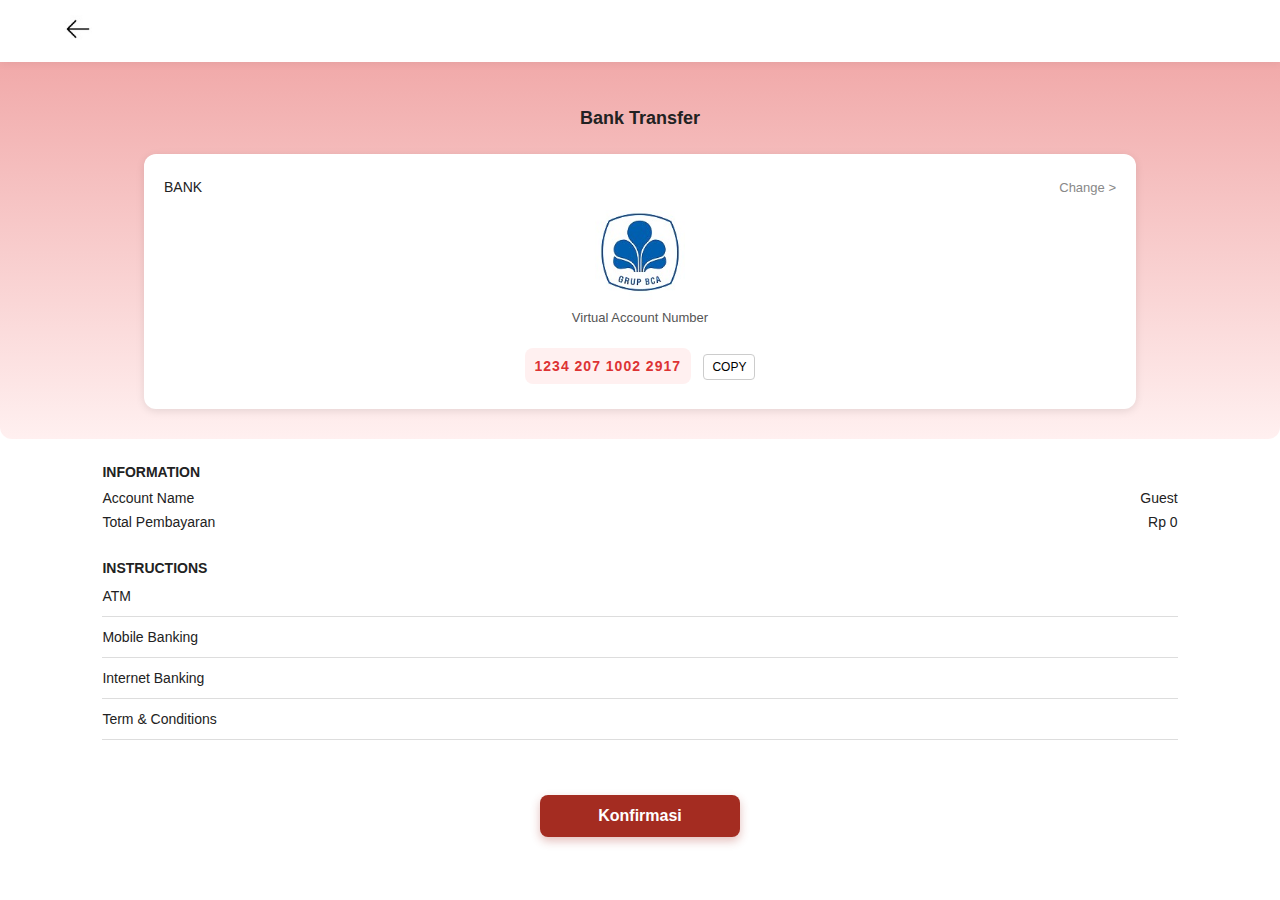
<file: feastoria-resposive/payment/bca.html>
<!DOCTYPE html>
<html lang="id">
  <head>
    <meta charset="UTF-8" />
    <meta name="viewport" content="width=device-width, initial-scale=1.0" />
    <title>Bank Transfer - BCA</title>
    <style>
      * {
        box-sizing: border-box;
        font-family: "Poppins", sans-serif;
      }

      body {
        margin: 0;
        background-color: #fff;
        color: #222;
      }

      /* ===== NAVBAR ===== */
      .navbar {
        width: 100%;
        display: flex;
        align-items: center;
        padding: 15px 5%;
        background-color: white;
        position: fixed;
        top: 0;
        left: 0;
        z-index: 5;
        box-shadow: 0 2px 8px rgba(0, 0, 0, 0.05);
      }

      .navbar img {
        width: 28px;
        cursor: pointer;
      }

      /* ===== HEADER ===== */
      .header {
        margin-top: 60px;
        padding: 30px 20px;
        text-align: center;
        background: linear-gradient(to top, #fff0f0, #f1a9a9);
        border-radius: 0 0 12px 12px;
      }

      .header h3 {
        font-size: 18px;
        margin-bottom: 25px;
      }

      /* ===== BANK CARD ===== */
      .bank-card {
        background-color: #fff;
        border-radius: 12px;
        box-shadow: 0 2px 8px rgba(0, 0, 0, 0.1);
        padding: 25px 20px;
        text-align: center;
        width: 80%;
        margin: 0 auto;
      }

      .bank-top {
        display: flex;
        justify-content: space-between;
        align-items: center;
        margin-bottom: 15px;
      }

      .bank-top span {
        font-size: 14px;
        font-weight: 500;
      }

      .bank-top a {
        font-size: 13px;
        color: #888;
        text-decoration: none;
      }

      .bank-logo img {
        width: 90px;
        height: auto;
      }

      .bank-logo p {
        margin-top: 6px;
        font-size: 13px;
        color: #555;
      }

      .va-number {
        background-color: #fff0f0;
        border-radius: 8px;
        padding: 10px;
        margin-top: 10px;
        font-size: 14px;
        font-weight: 600;
        color: #d33;
        display: inline-block;
        letter-spacing: 1px;
      }

      .copy-btn {
        margin-left: 8px;
        font-size: 12px;
        padding: 5px 8px;
        border: 1px solid #ccc;
        border-radius: 4px;
        background: #fff;
        cursor: pointer;
      }

      /* ===== INFORMASI ===== */
      .info-section {
        padding: 25px 8%;
      }

      .info-title {
        font-weight: 600;
        margin-bottom: 10px;
        font-size: 14px;
      }

      .info-row {
        display: flex;
        justify-content: space-between;
        margin-bottom: 8px;
        font-size: 14px;
      }

      /* ===== INSTRUKSI ===== */
      .instruksi-title {
        margin-top: 30px;
        font-weight: 600;
        font-size: 14px;
      }

      details {
        border-bottom: 1px solid #ddd;
        padding: 12px 0;
      }

      summary {
        font-weight: 500;
        font-size: 14px;
        cursor: pointer;
        display: flex;
        justify-content: space-between;
        align-items: center;
      }

      details p {
        margin: 10px 0 0 10px;
        font-size: 13px;
        color: #555;
      }

      .konfirmasi-btn {
        display: block;
        width: 200px;
        margin: 30px auto;
        padding: 12px 20px;
        background-color: #a42c21;
        color: white;
        border: none;
        border-radius: 8px;
        font-size: 16px;
        font-weight: 600;
        cursor: pointer;
        transition: background-color 0.3s ease;
        box-shadow: 0 4px 10px rgba(164, 44, 33, 0.3);
      }

      .konfirmasi-btn:hover {
        background-color: #821d16;
      }

      /* ===== POPUP STYLE ===== */
      .popup-overlay {
        position: fixed;
        top: 0;
        left: 0;
        width: 100%;
        height: 100%;
        background-color: rgba(0, 0, 0, 0.6);
        display: none; /* Hidden by default */
        justify-content: center;
        align-items: center;
        z-index: 1000;
      }

      .popup-box {
        background: #fff;
        padding: 30px 40px;
        border-radius: 15px;
        box-shadow: 0 5px 20px rgba(0, 0, 0, 0.2);
        text-align: center;
        width: 90%;
        max-width: 380px;
        transform: scale(0.9);
        animation: popup-animation 0.3s ease-out forwards;
      }

      @keyframes popup-animation {
        to {
          transform: scale(1);
        }
      }

      .popup-box h2 {
        color: #a42c21;
        margin-top: 10px;
        font-size: 22px;
      }

      .popup-box .reservation-details {
        text-align: left;
        margin-top: 20px;
        font-size: 14px;
        color: #555;
        border-top: 1px solid #eee;
        padding-top: 15px;
      }

      .popup-box .reservation-details p {
        margin: 5px 0;
        display: flex;
        justify-content: space-between;
      }

      .popup-box .reservation-details span:first-child {
        font-weight: 600;
        color: #333;
      }

      .mdi--check-circle-outline {
        display: inline-block;
        width: 40px;
        height: 40px;
        background-repeat: no-repeat;
        background-size: 100% 100%;
        background-image: url("data:image/svg+xml,%3Csvg xmlns='http://www.w3.org/2000/svg' viewBox='0 0 24 24'%3E%3Cpath fill='%23a42c21' d='M12 2C6.5 2 2 6.5 2 12s4.5 10 10 10s10-4.5 10-10S17.5 2 12 2m0 18c-4.41 0-8-3.59-8-8s3.59-8 8-8s8 3.59 8 8s-3.59 8-8 8m4.59-12.42L10 14.17l-2.59-2.58L6 13l4 4l8-8z'/%3E%3C/svg%3E");
      }

    </style>
  </head>
  <body>
    <!-- Navbar -->
    <nav class="navbar">
      <a href="jenis-bank.html">
        <img src="../gambar/back.jpg" alt="Kembali" />
      </a>
    </nav>

    <!-- Header -->
    <div class="header">
      <h3>Bank Transfer</h3>
      <div class="bank-card">
        <div class="bank-top">
          <span>BANK</span>
          <a href="jenis-bank.html">Change &gt;</a>
        </div>
        <div class="bank-logo">
          <img src="../gambar/bca.jpg" alt="BCA" />
          <p>Virtual Account Number</p>
          <div>
            <span class="va-number">1234 207 1002 2917</span>
            <button class="copy-btn">COPY</button>
          </div>
        </div>
      </div>
    </div>

    <!-- Informasi -->
    <div class="info-section">
      <div class="info-title">INFORMATION</div>
      <div class="info-row">
        <span>Account Name </span>
        <span id="account-name">Saskia Khalisah</span>
      </div>
      <div class="info-row">
        <span>Total Pembayaran</span>
        <span id="payment-amount">Rp 0</span>
      </div>

      <div class="instruksi-title">INSTRUCTIONS</div>

      <details>
        <summary>ATM</summary>
        <p>Insert your BCA ATM card, then select Transfer → Virtual Account.</p>
      </details>
      <details>
        <summary>Mobile Banking</summary>
        <p>
          Open the BCA Mobile app → m-Transfer → Enter the virtual account
          number above.
        </p>
      </details>
      <details>
        <summary>Internet Banking</summary>
        <p>
          Log in to KlikBCA, select Transfer → Virtual Account → Enter the
          number above.
        </p>
      </details>
      <details>
        <summary>Term & Conditions</summary>
        <p>
          Down payment is non-refundable if cancellation is made unilateral.
        </p>
      </details>
    </div>

    <button class="konfirmasi-btn" id="konfirmasiBtn">Konfirmasi</button>

    <!-- ===== POPUP SECTION ===== -->
    <div class="popup-overlay" id="popupOverlay">
      <div class="popup-box">
        <span class="mdi--check-circle-outline"></span>
        <h2>Reservasi Berhasil</h2>
        <p>
          Terima Kasih sudah Memesan di Website kami.
        </p>
        <div class="reservation-details">
            <p><span>Nama Pemesan:</span> <span id="popup-name">-</span></p>
            <p><span>Email Pemesan:</span> <span id="popup-email">-</span></p>
            <p><span>Nomor Telepon:</span> <span id="popup-phone">-</span></p>
            <p><span>Untuk Tanggal:</span> <span id="popup-date">-</span></p>
            <p><span>Jam:</span> <span id="popup-time">-</span></p>
            <p><span>Jumlah Orang:</span> <span id="popup-person">-</span></p>
        </div>
        <button class="konfirmasi-btn" style="width: 100%; margin-top: 20px;" onclick="window.location.href='../index.html'">Selesai</button>
      </div>
    </div>

  </body>
  <script>
    document.addEventListener('DOMContentLoaded', function() {
      const paymentAmountElement = document.getElementById('payment-amount');
      const totalPayment = sessionStorage.getItem('totalPayment');
      const konfirmasiBtn = document.getElementById('konfirmasiBtn');
      const popupOverlay = document.getElementById('popupOverlay');
      const accountNameElement = document.getElementById('account-name');
      const storedUsername = sessionStorage.getItem('username');

      if (paymentAmountElement && totalPayment) {
        paymentAmountElement.textContent = 'Rp' + parseFloat(totalPayment).toLocaleString('id-ID');
      }

      if (accountNameElement && storedUsername) {
        accountNameElement.textContent = storedUsername;
      } else if (accountNameElement) {
        accountNameElement.textContent = "Guest"; // Fallback jika tidak ada username
      }

      konfirmasiBtn.addEventListener('click', function() {
        popupOverlay.style.display = 'flex';
        
        // Ambil dan tampilkan data reservasi di pop-up
        const reservationData = JSON.parse(sessionStorage.getItem('reservationData'));
        if (reservationData) {
            document.getElementById('popup-name').textContent = reservationData.name || '-';
            document.getElementById('popup-email').textContent = reservationData.email || '-';
            document.getElementById('popup-phone').textContent = reservationData.phone || '-';
            document.getElementById('popup-date').textContent = reservationData.date || '-';
            document.getElementById('popup-time').textContent = reservationData.time || '-';
            document.getElementById('popup-person').textContent = reservationData.person ? `${reservationData.person} orang` : '-';
        }

        // Hapus data setelah ditampilkan untuk sesi berikutnya
        sessionStorage.removeItem('orders');
        sessionStorage.removeItem('totalPayment');
        sessionStorage.removeItem('reservationData');
      });
    });
  </script>
</html>
</file>
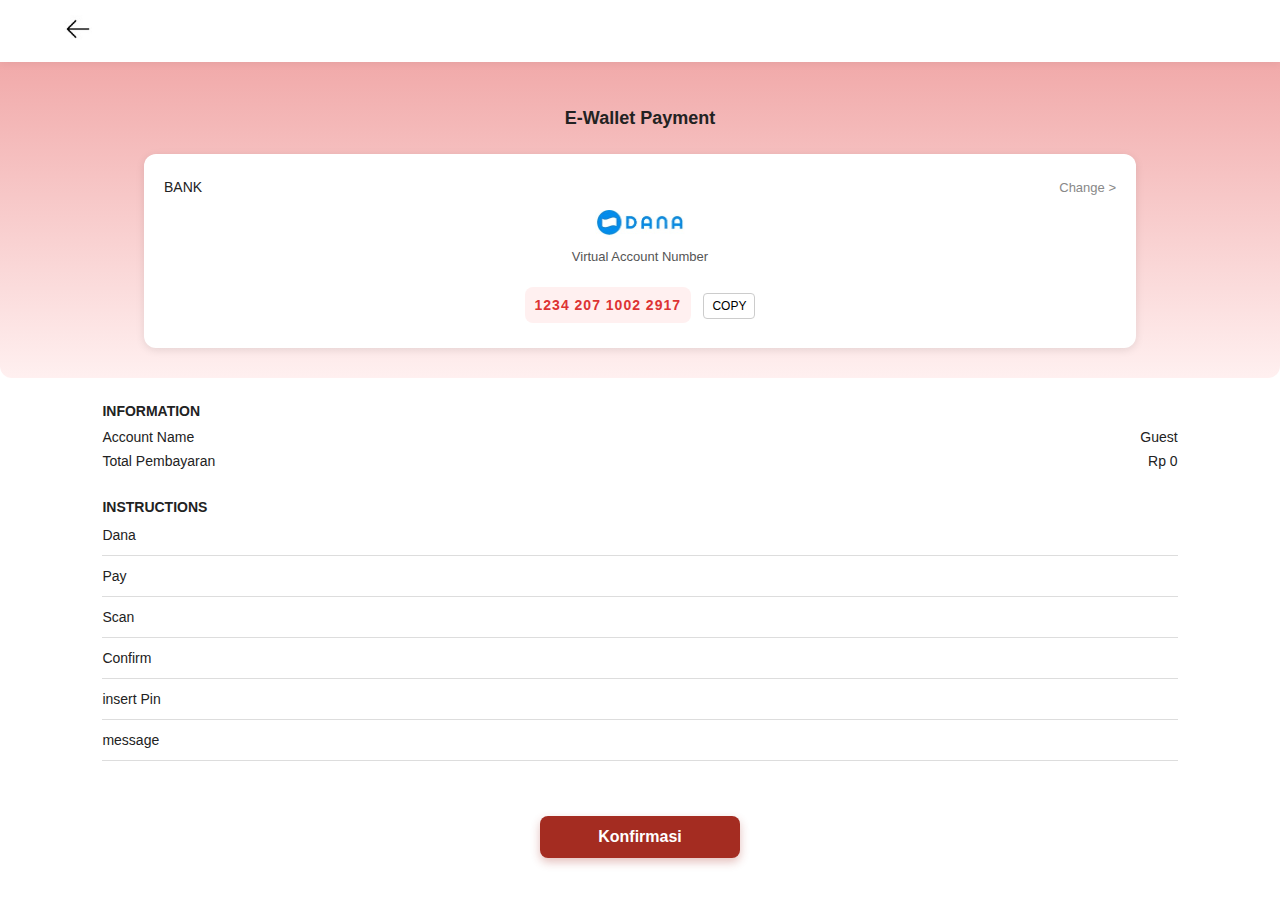
<file: feastoria-resposive/payment/dana.html>
<!DOCTYPE html>
<html lang="id">
  <head>
    <meta charset="UTF-8" />
    <meta name="viewport" content="width=device-width, initial-scale=1.0" />
    <title>E-Wallet - DANA</title>
    <style>
      * {
        box-sizing: border-box;
        font-family: "Poppins", sans-serif;
      }

      body {
        margin: 0;
        background-color: #fff;
        color: #222;
      }

      /* ===== NAVBAR ===== */
      .navbar {
        width: 100%;
        display: flex;
        align-items: center;
        padding: 15px 5%;
        background-color: white;
        position: fixed;
        top: 0;
        left: 0;
        z-index: 5;
        box-shadow: 0 2px 8px rgba(0, 0, 0, 0.05);
      }

      .navbar img {
        width: 28px;
        cursor: pointer;
      }

      /* ===== HEADER ===== */
      .header {
        margin-top: 60px;
        padding: 30px 20px;
        text-align: center;
        background: linear-gradient(to top, #fff0f0, #f1a9a9);
        border-radius: 0 0 12px 12px;
      }

      .header h3 {
        font-size: 18px;
        margin-bottom: 25px;
      }

      /* ===== BANK CARD ===== */
      .bank-card {
        background-color: #fff;
        border-radius: 12px;
        box-shadow: 0 2px 8px rgba(0, 0, 0, 0.1);
        padding: 25px 20px;
        text-align: center;
        width: 80%;
        margin: 0 auto;
      }

      .bank-top {
        display: flex;
        justify-content: space-between;
        align-items: center;
        margin-bottom: 15px;
      }

      .bank-top span {
        font-size: 14px;
        font-weight: 500;
      }

      .bank-top a {
        font-size: 13px;
        color: #888;
        text-decoration: none;
      }

      .bank-logo img {
        width: 90px;
        height: auto;
      }

      .bank-logo p {
        margin-top: 6px;
        font-size: 13px;
        color: #555;
      }

      .va-number {
        background-color: #fff0f0;
        border-radius: 8px;
        padding: 10px;
        margin-top: 10px;
        font-size: 14px;
        font-weight: 600;
        color: #d33;
        display: inline-block;
        letter-spacing: 1px;
      }

      .copy-btn {
        margin-left: 8px;
        font-size: 12px;
        padding: 5px 8px;
        border: 1px solid #ccc;
        border-radius: 4px;
        background: #fff;
        cursor: pointer;
      }

      /* ===== INFORMASI ===== */
      .info-section {
        padding: 25px 8%;
      }

      .info-title {
        font-weight: 600;
        margin-bottom: 10px;
        font-size: 14px;
      }

      .info-row {
        display: flex;
        justify-content: space-between;
        margin-bottom: 8px;
        font-size: 14px;
      }

      /* ===== INSTRUKSI ===== */
      .instruksi-title {
        margin-top: 30px;
        font-weight: 600;
        font-size: 14px;
      }

      details {
        border-bottom: 1px solid #ddd;
        padding: 12px 0;
      }

      summary {
        font-weight: 500;
        font-size: 14px;
        cursor: pointer;
        display: flex;
        justify-content: space-between;
        align-items: center;
      }

      details p {
        margin: 10px 0 0 10px;
        font-size: 13px;
        color: #555;
      }

      .konfirmasi-btn {
        display: block;
        width: 200px;
        margin: 30px auto;
        padding: 12px 20px;
        background-color: #a42c21;
        color: white;
        border: none;
        border-radius: 8px;
        font-size: 16px;
        font-weight: 600;
        cursor: pointer;
        transition: background-color 0.3s ease;
        box-shadow: 0 4px 10px rgba(164, 44, 33, 0.3);
      }

      .konfirmasi-btn:hover {
        background-color: #821d16;
      }

      /* ===== POPUP STYLE ===== */
      .popup-overlay {
        position: fixed;
        top: 0;
        left: 0;
        width: 100%;
        height: 100%;
        background-color: rgba(0, 0, 0, 0.6);
        display: none; /* Hidden by default */
        justify-content: center;
        align-items: center;
        z-index: 1000;
      }

      .popup-box {
        background: #fff;
        padding: 30px 40px;
        border-radius: 15px;
        box-shadow: 0 5px 20px rgba(0, 0, 0, 0.2);
        text-align: center;
        width: 90%;
        max-width: 380px;
        transform: scale(0.9);
        animation: popup-animation 0.3s ease-out forwards;
      }

      @keyframes popup-animation {
        to {
          transform: scale(1);
        }
      }

      .popup-box h2 {
        color: #a42c21;
        margin-top: 10px;
        font-size: 22px;
      }

      .popup-box .reservation-details {
        text-align: left;
        margin-top: 20px;
        font-size: 14px;
        color: #555;
        border-top: 1px solid #eee;
        padding-top: 15px;
      }

      .popup-box .reservation-details p {
        margin: 5px 0;
        display: flex;
        justify-content: space-between;
      }

      .popup-box .reservation-details span:first-child {
        font-weight: 600;
        color: #333;
      }

      .mdi--check-circle-outline {
        display: inline-block;
        width: 40px;
        height: 40px;
        background-repeat: no-repeat;
        background-size: 100% 100%;
        background-image: url("data:image/svg+xml,%3Csvg xmlns='http://www.w3.org/2000/svg' viewBox='0 0 24 24'%3E%3Cpath fill='%23a42c21' d='M12 2C6.5 2 2 6.5 2 12s4.5 10 10 10s10-4.5 10-10S17.5 2 12 2m0 18c-4.41 0-8-3.59-8-8s3.59-8 8-8s8 3.59 8 8s-3.59 8-8 8m4.59-12.42L10 14.17l-2.59-2.58L6 13l4 4l8-8z'/%3E%3C/svg%3E");
      }

    </style>
  </head>
  <body>
    <!-- Navbar -->
    <nav class="navbar">
      <a href="jenis-bank.html">
        <img src="../gambar/back.jpg" alt="Kembali" />
      </a>
    </nav>

    <!-- Header -->
    <div class="header">
      <h3>E-Wallet Payment</h3>
      <div class="bank-card">
        <div class="bank-top">
          <span>BANK</span>
          <a href="jenis-bank.html">Change &gt;</a>
        </div>
        <div class="bank-logo">
          <img src="../gambar/dana.jpg" alt="DANA" />
          <p>Virtual Account Number</p>
          <div>
            <span class="va-number">1234 207 1002 2917</span>
            <button class="copy-btn">COPY</button>
          </div>
        </div>
      </div>
    </div>

    <!-- Informasi -->
    <div class="info-section">
      <div class="info-title">INFORMATION</div>
      <div class="info-row">
        <span>Account Name </span>
        <span id="account-name">Saskia Khalisah</span>
      </div>
      <div class="info-row">
        <span>Total Pembayaran</span>
        <span id="payment-amount">Rp 0</span>
      </div>

      <div class="instruksi-title">INSTRUCTIONS</div>

      <details>
        <summary>Dana</summary>
        <p>Open the DANA app.</p>
      </details>
      <details>
        <summary>Pay</summary>
        <p>
         Tap “Pay” on the home screen.
        </p>
      </details>
      <details>
        <summary>Scan</summary>
        <p>
      Scan the QR code at the store or on the website.
        </p>
      </details>
      <details>
        <summary>Confirm</summary>
        <p>
          Check the amount and confirm payment.
        </p>
      </details>
      <details>
        <summary> insert Pin</summary>
        <p>
        Enter your PIN to complete the transaction.s        </p>
      </details>
      <details>
        <summary> message</summary>
        <p>
       You’ll see a success message and Transaction ID as proof.
      </p>
      </details>
    </div>

    <button class="konfirmasi-btn" id="konfirmasiBtn">Konfirmasi</button>

    <!-- ===== POPUP SECTION ===== -->
    <div class="popup-overlay" id="popupOverlay">
      <div class="popup-box">
        <span class="mdi--check-circle-outline"></span>
        <h2>Reservasi Berhasil</h2>
        <p>
          Terima Kasih sudah Memesan di Website kami.
        </p>
        <div class="reservation-details">
            <p><span>Nama Pemesan:</span> <span id="popup-name">-</span></p>
            <p><span>Email Pemesan:</span> <span id="popup-email">-</span></p>
            <p><span>Nomor Telepon:</span> <span id="popup-phone">-</span></p>
            <p><span>Untuk Tanggal:</span> <span id="popup-date">-</span></p>
            <p><span>Jam:</span> <span id="popup-time">-</span></p>
            <p><span>Jumlah Orang:</span> <span id="popup-person">-</span></p>
        </div>
        <button class="konfirmasi-btn" style="width: 100%; margin-top: 20px;" onclick="window.location.href='../index.html'">Selesai</button>
      </div>
    </div>

  </body>
  <script>
    document.addEventListener('DOMContentLoaded', function() {
      const paymentAmountElement = document.getElementById('payment-amount');
      const totalPayment = sessionStorage.getItem('totalPayment');
      const konfirmasiBtn = document.getElementById('konfirmasiBtn');
      const popupOverlay = document.getElementById('popupOverlay');
      const accountNameElement = document.getElementById('account-name');
      const storedUsername = sessionStorage.getItem('username');

      if (paymentAmountElement && totalPayment) {
        paymentAmountElement.textContent = 'Rp' + parseFloat(totalPayment).toLocaleString('id-ID');
      }

      if (accountNameElement && storedUsername) {
        accountNameElement.textContent = storedUsername;
      } else if (accountNameElement) {
        accountNameElement.textContent = "Guest"; // Fallback jika tidak ada username
      }

      konfirmasiBtn.addEventListener('click', function() {
        popupOverlay.style.display = 'flex';

        // Ambil dan tampilkan data reservasi di pop-up
        const reservationData = JSON.parse(sessionStorage.getItem('reservationData'));
        if (reservationData) {
            document.getElementById('popup-name').textContent = reservationData.name || '-';
            document.getElementById('popup-email').textContent = reservationData.email || '-';
            document.getElementById('popup-phone').textContent = reservationData.phone || '-';
            document.getElementById('popup-date').textContent = reservationData.date || '-';
            document.getElementById('popup-time').textContent = reservationData.time || '-';
            document.getElementById('popup-person').textContent = reservationData.person ? `${reservationData.person} orang` : '-';
        }

        // Hapus data setelah ditampilkan untuk sesi berikutnya
        sessionStorage.removeItem('orders');
        sessionStorage.removeItem('totalPayment');
        sessionStorage.removeItem('reservationData');
      });
    });
  </script>
</html>
</file>
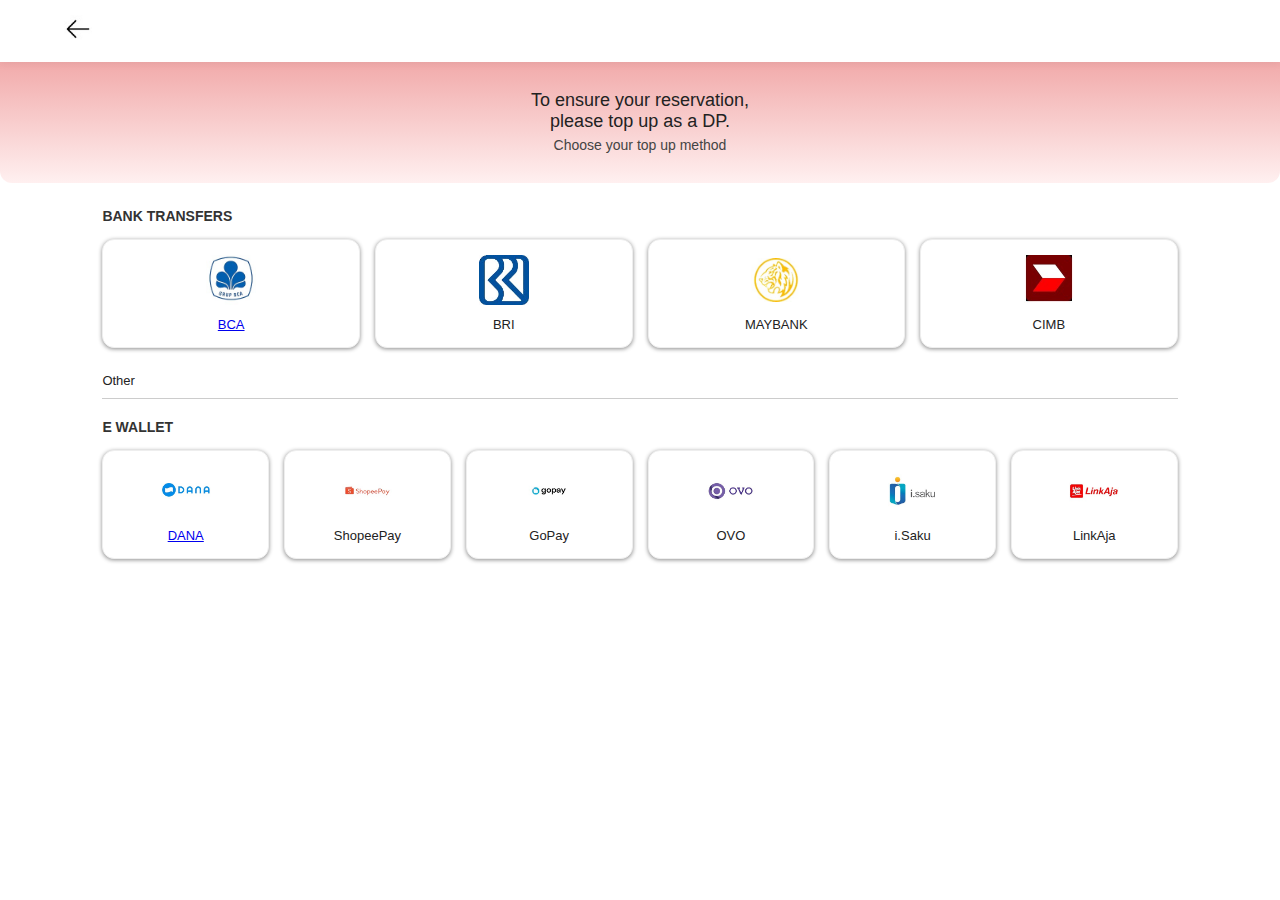
<file: feastoria-resposive/payment/jenis-bank.html>
<!DOCTYPE html>
<html lang="id">
  <head>
    <meta charset="UTF-8" />
    <meta name="viewport" content="width=device-width, initial-scale=1.0" />
    <title>Top Up DP</title>
    <style>
      * {
        box-sizing: border-box;
        font-family: "Poppins", sans-serif;
      }

      body {
        margin: 0;
        background-color: #fff;
        color: #222;
      }

      /* ===== NAVBAR ===== */
      .navbar {
        width: 100%;
        display: flex;
        align-items: center;
        padding: 15px 5%;
        background-color: white;
        position: fixed;
        top: 0;
        left: 0;
        z-index: 5;
        box-shadow: 0 2px 8px rgba(0, 0, 0, 0.05);
      }

      .navbar img {
        width: 28px;
        cursor: pointer;
      }

      /* ===== HEADER SECTION ===== */
      .header {
        background: linear-gradient(to top, #fff0f0, #f1a9a9);
        margin-top: 60px;
        padding: 30px 20px;
        text-align: center;
        border-radius: 0 0 12px 12px;
      }

      .header h3 {
        margin: 0;
        font-size: 18px;
        font-weight: 500;
      }

      .header p {
        margin: 5px 0 0;
        font-size: 14px;
        color: #444;
      }

      /* ===== CONTAINER ===== */
      .container {
        padding: 25px 8%;
      }

      .section-title {
        font-size: 14px;
        font-weight: 600;
        margin-bottom: 15px;
        color: #333;
      }

      /* ===== BANK ICONS ===== */
      .bank-grid,
      .ewallet-grid {
        display: grid;
        grid-template-columns: repeat(auto-fit, minmax(100px, 1fr));
        gap: 15px;
        margin-bottom: 25px;
      }

      .bank-item,
      .wallet-item {
        border: 1px solid #eee;
        border-radius: 12px;
        padding: 15px;
        background-color: #fff;
        text-align: center;
        box-shadow: 0 1px 4px rgba(0, 0, 0, 0.45);
        transition: all 0.2s ease;
        cursor: pointer;
      }

      .bank-item:hover,
      .wallet-item:hover {
        transform: translateY(-3px);
        box-shadow: 0 3px 10px rgba(0, 0, 0, 0.1);
      }

      .bank-item img,
      .wallet-item img {
        width: 50px;
        height: 50px;
        object-fit: contain;
        margin-bottom: 8px;
      }

      .bank-item span,
      .wallet-item span {
        display: block;
        font-size: 13px;
        font-weight: 500;
      }

      /* ===== LINE & LABEL ===== */
      .divider {
        border-top: 1px solid #ccc;
        margin: 10px 0 20px;
      }

      .lainnya {
        font-size: 13px;
        font-weight: 500;
        margin: 5px 0;
      }
    </style>
  </head>
  <body>
    <!-- Navbar -->
    <nav class="navbar">
      <a href="../reservasi.html">
      <img src="../gambar/back.jpg" alt="Kembali" />
      </a>
    </nav>

    <!-- Header -->
    <div class="header">
      <h3>
        To ensure your reservation,<br />
        please top up as a DP.
      </h3>
      <p>Choose your top up method</p>
    </div>

    <!-- Bank Transfer Section -->
    <div class="container">
      <div class="section-title">BANK TRANSFERS</div>
      <div class="bank-grid">
        <a href="bca.html">
          <div class="bank-item">
            <img src="../gambar/bca.jpg" alt="BCA" />
            <span>BCA</span>
          </div>
        </a>
        <div class="bank-item">
          <img src="../gambar/bri.jpg" alt="BRI" />
          <span>BRI</span>
        </div>
        <div class="bank-item">
          <img src="../gambar/singa.jpg" alt="Maybank" />
          <span>MAYBANK</span>
        </div>
        <div class="bank-item">
          <img src="../gambar/cimb.jpg" alt="CIMB" />
          <span>CIMB</span>
        </div>
      </div>

      <div class="lainnya">Other</div>
      <div class="divider"></div>

      <!-- E-Wallet Section -->
      <div class="section-title">E WALLET</div>
      <div class="ewallet-grid">
        <a href="dana.html">
          <div class="wallet-item">
            <img src="../gambar/dana.jpg" alt="DANA" />
            <span>DANA</span>
          </div>
        </a>
        <div class="wallet-item">
          <img src="../gambar/shopee.jpg" alt="ShopeePay" />
          <span>ShopeePay</span>
        </div>
        <div class="wallet-item">
          <img src="../gambar/gopay.jpg" alt="GoPay" />
          <span>GoPay</span>
        </div>
        <div class="wallet-item">
          <img src="../gambar/ovo.jpg" alt="OVO" />
          <span>OVO</span>
        </div>
        <div class="wallet-item">
          <img src="../gambar/i saku.jpg" alt="i.Saku" />
          <span>i.Saku</span>
        </div>
        <div class="wallet-item">
          <img src="../gambar/link aja.jpg" alt="LinkAja" />
          <span>LinkAja</span>
        </div>
      </div>
    </div>
  </body>
</html>
</file>
<file: feastoria-resposive/css/style.css>
html {
    scroll-behavior: smooth;
}

/* HALAMAN BERANDA */

/* NAVBAR */
.navbar-container{
    background-color: white;
    display: flex;
    justify-content: space-between;
    width: 90%;
    height: 10%;
    padding: 5px 5% 10px 5%;
    top: 0px;
    position: fixed;
    z-index: 2;
}

.box-logo-navbar{
    display: flex;
    width: 20%px;
    margin-right: 15%;
}

.gambar-logo{
    width: 35%;
}

.tulisan-logo{
    margin: auto;
    font-size: 30px;
    color: #A42C21;
}

.box-navbar-links{
    width: 45%;
    padding-top: 2%;
}

.navbar-link{
    text-decoration: none;
    color: black;
    font-family: Quicksand;
    margin-right: 20px;
    display: inline-block;
    transition: transform 0.4s ease-in-out, color 0.4s ease-in-out;
}

.navbar-link:hover{
    transform: scale(1.3);
    color: #A3241D;
}

.navbar-link:active{
    color: black;
}

.box-login-search-cart{
    width: 20%;
    display: flex;
    justify-content: space-evenly;
    padding-top: 20px;
    align-items: center;
}

.login-register-text{
    text-decoration: none;
    color: #DC2525;
    font-family: Quicksand;
    transition: transform 0.3s ease-in-out;
    margin-top: -5px;
}

.login-register-text:hover{
    display: inline-block;
    transform: scale(1.3);
}

.box-login {
    display: flex;
    align-items: center;
    gap: 8px;
}


/* LANDING PAGE */

.landing-page-container{
    display: flex;
    padding: 0 10%;
    height: max-content;
    background: rgba(0 ,0 ,0 ,0.5) url(../gambar/background.jpg);
    background-repeat: no-repeat;
    background-size: cover;
    background-blend-mode: darken;
}

.landing-text{
    width: 600px;
    height: 350px;
    margin: 20% 100px 0 0;
    padding-top: 4%;
    color: white;
}

.landing-text-1{
    width: 100%;
    margin: 0px;
    font-size: 30px;
    letter-spacing: 15px;
    font-family: Righteous;
}

.landing-text-2{
    width: 100%;
    margin: 0px;
    font-size: 80px;
    text-align: end;
    font-family: Righteous;
}

.landing-gambar{
    width: 450px;
    margin: 14% 0 0 0;
}

.gambar-eclipse{
    width: 300px;
}

@media (max-width:430px) {
    .landing-page-container{
    background: rgba(0 ,0 ,0 ,0.5) url(../gambar/background.jpg);
    background-repeat: no-repeat;
    background-size: cover;
    background-position: center;
    background-blend-mode: darken;
    margin: 0;
    width: 332px;
    height: 300px;
    padding: 0 40px;
}


.landing-text{
    padding-top: 4%;
    color: white;
}

.landing-text-1{
    margin: 0px;
    font-size: 16px;
    letter-spacing: 15px;
    font-family: Righteous;
    text-align: center;

}

.landing-text-2{
    width: 100%;
    margin: 0px;
    font-size: 80px;
    font-family: Righteous;
    text-align: start;
}

.landing-gambar{
    display: none;
}

.gambar-eclipse{
    display: none;
}
}

/* ABOUT US */
.about-us-container{
    display: flex;
    background: url("../gambar/bg 2.png");
    background-repeat: no-repeat;
    background-size: contain;
}

.box-about-us-gambar{
    height: 600px;
}

.about-us-gambar{
    width: 400px;
    margin: 200px 20px 0 150px ;
    
}

.box-about-us-text{
    width: 550px;
    margin: 290px 0 0 10px;
}

.text-about-us-judul{
    font-family: Quicksand;
    font-weight: bold;
    font-size: 30px;
    margin: 0 0 20px 0;
}

.text-about-us-paragraph{
    font-family: Quicksand;
    font-size: 16px;
    margin: 0;
}

@media (max-width:430px){
    .about-us-container{
    background: url("../gambar/bg 2.png");
    background-repeat: no-repeat;
    background-size: cover;
    background-size: 1000px;
    height: 300px;
    display: block;

}

.box-about-us-gambar{
    height: auto;
    text-align: center; /* Center the image */
    margin-bottom: 20px; /* Add some space below the image */
}

.about-us-gambar{
    display: inline-block; /* Make it visible */
    width: 45%; /* Adjust width for mobile */
    margin: 0; /* Reset margin */
}

.box-about-us-text{
    width: 400px;
    margin: 10px 5px;
}

.text-about-us-judul{
    font-family: Quicksand;
    font-weight: bold;
    font-size: 30px;
    margin: 0 0 20px 0;
}

.text-about-us-paragraph{
    font-family: Quicksand;
    font-size: 16px;
    margin: 0;
    text-align:justify;
}
}

/* DISKON */

.diskon-container{
    padding: 50px 80px;
}

.diskon-bg-gradasi-box{
    background-image: linear-gradient(to bottom, white , #F29D9D);
    display: grid;
    justify-content: space-evenly;
    grid-template-columns: 7% 7% 7% 7% 7% 7% 7% 7% 7% 7% 7% 7%;
    gap: 1px 10px;
}

.box1{
    grid-column-start: 11;
    grid-column-end: 13;
    height: 150px;
}

.box2{
    grid-column-start: 3;
    grid-column-end: 11;
    color: #DC2525;
    text-align: center;
    font-family: Righteous;
    font-weight:100;
    font-size: 40px;
}

.box3{
    grid-column-start: 3;
    grid-column-end: 11;
    text-align: center;
    font-family: Quicksand;
    font-size: 16px;
}

.box4{
    grid-column-start: 1;
    grid-column-end: 5;
}

.box5{
    grid-column-start: 5;
    grid-column-end: 9;
    background-color: #DC2525;
    height: 35px;
    text-align: center;
    font-family: Quicksand;
    font-size: 16px;
    padding-top: 15px;
    margin-top: 50px;
    color: white;
    text-decoration: none;
    border-radius: 8px;
    transition: transform 0.3s ease-in-out;
}

.box5:hover{
    transform: scale(1.1);
    color: #A3241D;
    background-color: white;
}

.box5:active{
    background-color: #DC2525;
    color: white;
}

.box6{
    grid-column-start: 10;
    grid-column-end: 13;
    width: 300px;
}

@media (max-width:430px){
    .diskon-container{
    padding: 50px 0;
    margin-left: 10px;
}

.diskon-bg-gradasi-box{
    background-image: linear-gradient(to bottom, white , #F29D9D);
    display: grid;
    justify-content: space-evenly;
    grid-template-columns: 5% 5% 5% 5% 5% 5% 5% 5% 5% 5% 5% 5%;
    gap: 1px 10px;
}

.box1{
    display: none;
}

.box2{
    grid-column-start: 3;
    grid-column-end: 11;
    color: #DC2525;
    text-align: center;
    font-family: Righteous;
    font-weight:100;
    font-size: 20px;
}

.box3{
    grid-column-start: 3;
    grid-column-end: 11;
    text-align: center;
    font-family: Quicksand;
    font-size: 12px;
}

.box4{
    display: none;
}

.box5{
    grid-column-start: 5;
    grid-column-end: 9;
    background-color: #DC2525;
    height: 20px;
    text-align: center;
    font-family: Quicksand;
    font-size: 12px;
    padding-top: 5px;
    margin-top: 10px;
    margin-bottom: 30px;
    color: white;
    text-decoration: none;
    border-radius: 8px;
    transition: transform 0.3s ease-in-out;
}

.box5:hover{
    transform: scale(1.1);
    color: #A3241D;
    background-color: white;
}

.box5:active{
    background-color: #DC2525;
    color: white;
}

.box6{
    display: none;
}
}

/* POPULER MENU */

.Populer-menu-text-box{
    padding: 0 80px;
}

.populer-menu-text{
    font-family: Quicksand;
    font-size: 30px;
    font-weight: 900px;
}

.daftar-populer-menu-box{
    display: grid;
    justify-content: space-between;
    grid-template-columns: 250px 250px 250px 250px;
    grid-template-rows: 300px;
    padding: 0 80px;
}

.populer-menu:hover{
    transform: translateY(-10px);
}

.populer-menu{
    background-color: rgb(255, 255, 255);
    display: inline;
    border-radius: 10px;
    box-shadow: 0px 0px 20px rgba(0,0,0,0.4);
    transition: transform 0.3s ease-in-out;
}

.gambar-populer-menu{
    height: 60%;
    border-radius: 10px;
}

.gambar-sogogi-shabu{
    background: url(../gambar/bogogu.jpg);
    background-repeat: no-repeat;
    background-size: cover;
    background-position: center;
}

.gambar-matcha-bae{
    background: url(../gambar/ice\ mint.jpg);
    background-repeat: no-repeat;
    background-size: cover;
}

.gambar-wangja-bbq{
    background: url(../gambar/meat\ bakar.jpg);
    background-repeat: no-repeat;
    background-size: cover;
}

.gambar-dimsum-yaho{
    background: url(../gambar/dimsum.jpg);
    background-repeat: no-repeat;
    background-size: cover;
}

.ic--sharp-star {
  display: inline-block;
  width: 20px;
  height: 20px;
  background-repeat: no-repeat;
  background-size: 100% 100%;
  background-image: url("data:image/svg+xml,%3Csvg xmlns='http://www.w3.org/2000/svg' viewBox='0 0 24 24'%3E%3Cpath fill='%23FF8F08' d='M12 17.27L18.18 21l-1.64-7.03L22 9.24l-7.19-.61L12 2L9.19 8.63L2 9.24l5.46 4.73L5.82 21z'/%3E%3C/svg%3E");
}

.text-populer-menu{
    background: transparent;
}

.nama-produk-populer{
    margin-top: 0;
    font-family: Quicksand;
    font-size: 17px;
    text-align: center;
    margin-top: 20px;
}

.order-rating-populer{
    display: flex;
    padding-top: 20px;
}

.order-populer{
    width: 140px;
    text-align: end;
    margin-bottom: 20px;
    font-family: Quicksand;
    color: #F88600;
    font-weight: bolder;
}

@media (max-width:768px){
    .Populer-menu-text-box{
        padding: 0; 
        height: 0;
}

.populer-menu-text{
    font-family: Quicksand;
    font-size: 25px;
    font-weight: 900px;
}

.daftar-populer-menu-box{
    display: grid;
    grid-template-columns: 200px;
    gap: 20px;
    grid-template-columns: 360px;
    grid-template-rows: 300px 300px 300px 300px;
    margin-top: 100px;
    padding-left: 10px;
}

.populer-menu:hover{
    transform: translateY(-10px);
}

.populer-menu{
    background-color: rgb(255, 255, 255);
    display: inline;
    border-radius: 10px;
    box-shadow: 0px 0px 20px rgba(0,0,0,0.4);
    transition: transform 0.3s ease-in-out;
}

.gambar-populer-menu{
    height: 60%;
    border-radius: 10px;
}

.ic--sharp-star {
  display: inline-block;
  width: 20px;
  height: 20px;
  background-repeat: no-repeat;
  background-size: 100% 100%;
  background-image: url("data:image/svg+xml,%3Csvg xmlns='http://www.w3.org/2000/svg' viewBox='0 0 24 24'%3E%3Cpath fill='%23FF8F08' d='M12 17.27L18.18 21l-1.64-7.03L22 9.24l-7.19-.61L12 2L9.19 8.63L2 9.24l5.46 4.73L5.82 21z'/%3E%3C/svg%3E");
}

.text-populer-menu{
    background: transparent;
}

.nama-produk-populer{
    margin-bottom: 0;
    font-family: Quicksand;
    font-size: 17px;
    text-align: center;
    margin-top: 20px;
}

.order-rating-populer{
    display: block;
    padding-top: 0px;
    text-align: center;
}

.order-populer{
    width: 140px;
    text-align: center;
    margin: auto;
    font-family: Quicksand;
    color: #F88600;
    font-weight: bolder;
}
}

/* DAFTAR MENU */

.daftar-menu-box{
    display: flex;
    justify-content: space-between;
    padding: 100px 80px 0 80px;
}

.link-daftar-menu{
    font-family: Righteous;
    text-decoration: none;
    color: #ababab;
    transition: transform 0.3s ease, color 0.3s ease;
}

.link-daftar-menu:hover {
    color: #A42C21;
    transform: scale(1.1);
}

.daftar-menunya-box{
    display: grid;
    margin: 50px 80px;
    grid-template-columns: 250px 250px 250px 250px;
    grid-template-rows: 300px 300px;
    justify-content: space-between;
    gap: 25px;
    

}

.daftar-menu{
    background-color: rgb(255, 255, 255);
    display: block;
}

.gambar-daftar-menu{
    height: 200px;
}

.diced-beef-gambar-beranda{
    background: url(../gambar/diced\ beef.jpg);
    background-repeat: no-repeat;
    background-position: center;
    background-size: cover;
}

.beef-slice-beranda{
    background: url(../gambar/beef\ slice.jpg);
    background-repeat: no-repeat;
    background-position: center;
    background-size: cover;
}

.steak-beranda{
    background: url(../gambar/steak.png);
    background-repeat: no-repeat;
    background-position: center;
    background-size: cover;
}

.dimsum-yaho-beranda{
    background: url(../gambar/dimsum\ yaho.png);
    background-repeat: no-repeat;
    background-position: center;
    background-size: cover;
}

.dimsum-siomay-beranda{
    background: url(../gambar/dimsum\ siomay.png);
    background-repeat: no-repeat;
    background-position: center;
    background-size: cover;
}

.kung-thai-beranda{
    background: url(../gambar/kung\ thai.png);
    background-repeat: no-repeat;
    background-position: center;
    background-size: cover;
}

.jus-jambu-beranda{
    background: url(../gambar/jus\ jambu.jpg);
    background-repeat: no-repeat;
    background-position: center;
    background-size: cover;
}

.dalgona-coffe-beranda{
    background: url(../gambar/dalcona.png);
    background-repeat: no-repeat;
    background-position: center;
    background-size: cover;
}

.ic--baseline-star {
  display: inline-block;
  width: 16px;
  height: 16px;
  background-repeat: no-repeat;
  background-size: 100% 100%;
  background-image: url("data:image/svg+xml,%3Csvg xmlns='http://www.w3.org/2000/svg' viewBox='0 0 24 24'%3E%3Cpath fill='%23FF8F08' d='M12 17.27L18.18 21l-1.64-7.03L22 9.24l-7.19-.61L12 2L9.19 8.63L2 9.24l5.46 4.73L5.82 21z'/%3E%3C/svg%3E");
}

.nama-rating-daftar-menu{
    display: flex;
    padding: 10px 10px;
    background: transparent;
}

.nama-daftarmenu{
    width: 150px;
    height: 25px;
    font-size: 14px;
    font-family: Quicksand;
    font-weight: 900;
    margin-top: 0;
    margin-bottom: 0;
}

.harga-order-daftar-menu{
    margin: 0;
    padding: 0 10px;
    display: flex;
    justify-content: space-between;
    font-family: Quicksand;
    font-weight: 900;
    font-size: 14px;
}

.order-daftar-menu{
    color: #F88600;
}

@media (max-width:768px){
    .daftar-menu-box{
    display: grid;
    grid-template-columns: 80px 80px 80px 80px;
    grid-template-rows: 50px 10px;
    gap: 10px;
    padding: 100px 0 20px 0;
    width: 360px;
}

.link-daftar-menu{
    font-family: Righteous;
    text-decoration: none;
    color: #000000;
    transition: transform 0.3s ease, color 0.3s ease;
    font-size: 14px;
    text-align: center;
}

.link-daftar-menu:hover {
    color: #A42C21;
    transform: scale(1.1);
}

.daftar-menunya-box{
    display: grid;
    grid-template-columns: 150px 150px ;
    grid-template-rows: 200px 200px 200px 200px;
    justify-content: space-evenly;
    margin: 30px 0 0 10px;
    height: 900px;
}

.daftar-menu{
    background-color: rgb(255, 255, 255);
    display: block;
}

.gambar-daftar-menu{
    height: 100px;
}


.ic--baseline-star {
  display: inline-block;
  width: 16px;
  height: 16px;
  background-repeat: no-repeat;
  background-size: 100% 100%;
  background-image: url("data:image/svg+xml,%3Csvg xmlns='http://www.w3.org/2000/svg' viewBox='0 0 24 24'%3E%3Cpath fill='%23FF8F08' d='M12 17.27L18.18 21l-1.64-7.03L22 9.24l-7.19-.61L12 2L9.19 8.63L2 9.24l5.46 4.73L5.82 21z'/%3E%3C/svg%3E");
}

.nama-rating-daftar-menu{
    display: flex;
    padding: 10px 10px;
    background: transparent;
}

.nama-daftarmenu{
    width: 150px;
    height: 25px;
    font-size: 14px;
    font-family: Quicksand;
    font-weight: 900;
    margin-top: 0;
    margin-bottom: 0;
}

.harga-order-daftar-menu{
    margin: 0;
    padding: 0 10px;
    display: flex;
    justify-content: space-between;
    font-family: Quicksand;
    font-weight: 900;
    font-size: 12px;
}

.order-daftar-menu{
    color: #F88600;
}
}

/* RESERVATION */
.reservasi-container{
    width: 1177px;
    height: 595px;
    background: url(../gambar/bg\ reservation.png);
    margin: auto;
    border-radius: 15px;
}

.reservasi-box{
    height: 595px;
    width: 580px;
    margin: 0 0 0 537px;
    background-image: linear-gradient(
     to bottom,
     rgba(225, 68, 52, 0.5),
     rgba(123, 37, 28, 0.5)
    );
    border-radius: 15px;
    display: grid;
    padding: 0 10px 0 50px;
    grid-template-columns: 50% 50%;
    grid-template-rows: 20% 45% 10%;
}

.judul-reservasi{
    grid-column-start: 1;
    grid-column-end: 3;
    text-align: center;
}

.reservasi-text{
    color: white;
    font-family: Righteous;
    font-weight: 100;
    font-size: 40px;
    margin-top: 50px;
}

.nama-phone-time-box{
    grid-column-start: 1;
    grid-column-end: 2;
}

.email-date-person-box{
    grid-column-start: 2;
    grid-column-end: 3;
}

.bottom-submit-reservation-box{
    grid-column-start: 1;
    grid-column-end: 3;
}

.name-text, .email-text{
    color: white;
    font-family: Quicksand;
}

.name-input-box, .email-input-box{
    border: 1px solid white;
    border-radius: 5px;
    width: 80%;
    display: flex;
    padding: 10px 10px;
    margin-top: 5px;
}

.name-input, .email-input{
    color: white;
    background: transparent;
    border: none;
}

.name-input::placeholder{
    color: white;
    font-family: Quicksand;
}

.email-input::placeholder{
    color: white;
    font-family: Quicksand;
}

.form-phone-reservation , .form-time-reservation , .form-date-reservation , .form-person-reservation{
    margin-top: 30px;
}

.phone-text , .time-text , .date-text , .person-text{
    color: white;
    font-family: Quicksand;
}

.phone-input-box , .time-input-box , .date-input-box , .person-input-box{
    border: 1px solid white;
    border-radius: 5px;
    width: 80%;
    display: flex;
    padding: 10px 10px;
    margin-top: 5px;
}

.phone-input , .time-input , .date-input , .person-input{
    color: white;
    background: transparent;
    border: none;
}

.person-input{
    width:100% ;
}

.phone-input::placeholder{
    color: white;
    font-family: Quicksand;
}

.time-input::placeholder{
    color: white;
    font-family: Quicksand;
}

input[type="time"]::-webkit-calendar-picker-indicator {
  display: none;
  -webkit-appearance: none;
}

.date-input::-webkit-calendar-picker-indicator {
  display: none;
  -webkit-appearance: none;
}

.person-input {
  -moz-appearance: number-input;     
  -webkit-appearance: number-input;  
  appearance: number-input;
}

.person-input::-webkit-inner-spin-button,
.person-input::-webkit-outer-spin-button {
  -webkit-appearance: inner-spin-button;
  opacity: 1;
}

.name-input:focus , 
.email-input:focus ,
.phone-input:focus ,
.time-input:focus , 
.date-input:focus ,
.person-input:focus {
  outline: none;          
  box-shadow: none;          
}

.button-reservation-text{
    background-color: #ffffff;
    text-align: center;
    width: 80%;
    padding: 10px 0;
    margin: 5%;
    border-radius: 10px;
    transition: transform 0.3s ease-in-out;
}

.button-reservation-text:hover{
    transform: scale(1.1);
}

.submit-buttom-reservation{
    text-decoration: none;
    font-family: Righteous;
    color: #E14434;
}

@media (max-width:768px){
    .reservasi-container{
    width: 370px;
    height: 805px;
    background: url(../gambar/bg\ reservation.png);
    background-size: cover;
    margin: 0;
    border-radius: 15px;
}

.reservasi-box{
    height: 805px;
    width: 370px;
    margin: 0 ;
    background-image: linear-gradient(
     to bottom,
     rgba(225, 68, 52, 0.5),
     rgba(123, 37, 28, 0.5)
    );
    border-radius: 15px;
    display: block;
    padding: 0;
}

.judul-reservasi{
    width: 370px;
    padding-top: 1px;
}

.reservasi-text{
    color: white;
    font-family: Righteous;
    font-weight: 100;
    font-size: 40px;
    margin-top: 50px;
}


.name-text, .email-text{
    color: white;
    font-family: Quicksand;
}

.name-input-box, .email-input-box{
    border: 1px solid white;
    border-radius: 5px;
    width: 80%;
    display: flex;
    padding: 10px 10px;
    margin-top: 5px;
}

.name-input, .email-input{
    color: white;
    background: transparent;
    border: none;
}

.name-input::placeholder{
    color: white;
    font-family: Quicksand;
}

.email-input::placeholder{
    color: white;
    font-family: Quicksand;
}

.form-phone-reservation , .form-time-reservation , .form-date-reservation , .form-person-reservation , .form-email-reservation , .form-nama-reservation{
    margin: 30px 0 0 50px;
}

.phone-text , .time-text , .date-text , .person-text{
    color: white;
    font-family: Quicksand;
}

.phone-input-box , .time-input-box , .date-input-box , .person-input-box{
    border: 1px solid white;
    border-radius: 5px;
    width: 80%;
    display: flex;
    padding: 10px 10px;
    margin-top: 5px;
}

.phone-input , .time-input , .date-input , .person-input{
    color: white;
    background: transparent;
    border: none;
}

.person-input{
    width:100% ;
}

.phone-input::placeholder{
    color: white;
    font-family: Quicksand;
}

.time-input::placeholder{
    color: white;
    font-family: Quicksand;
}

input[type="time"]::-webkit-calendar-picker-indicator {
  display: none;
  -webkit-appearance: none;
}

.date-input::-webkit-calendar-picker-indicator {
  display: none;
  -webkit-appearance: none;
}

.person-input {
  -moz-appearance: number-input;     
  -webkit-appearance: number-input;  
  appearance: number-input;
}

.person-input::-webkit-inner-spin-button,
.person-input::-webkit-outer-spin-button {
  -webkit-appearance: inner-spin-button;
  opacity: 1;
}

.name-input:focus , 
.email-input:focus ,
.phone-input:focus ,
.time-input:focus , 
.date-input:focus ,
.person-input:focus {
  outline: none;          
  box-shadow: none;          
}

.button-reservation-text{
    background-color: #ffffff;
    text-align: center;
    width: 75%;
    padding: 10px 0;
    border-radius: 10px;
    transition: transform 0.3s ease-in-out;
    margin-left: 50px;
    margin-top: 30px;
}

.button-reservation-text:hover{
    transform: scale(1.1);
}

.submit-buttom-reservation{
    text-decoration: none;
    font-family: Righteous;
    color: #E14434;
}
}



/* ICONS RESERVATION */
.octicon--person-24 {
  display: inline-block;
  margin-right: 10px;
  width: 20px;
  height: 20px;
  background-repeat: no-repeat;
  background-size: 100% 100%;
  background-image: url("data:image/svg+xml,%3Csvg xmlns='http://www.w3.org/2000/svg' viewBox='0 0 24 24'%3E%3Cpath fill='%23ffff' d='M12 2.5a5.5 5.5 0 0 1 3.096 10.047a9.005 9.005 0 0 1 5.9 8.181a.75.75 0 1 1-1.499.044a7.5 7.5 0 0 0-14.993 0a.75.75 0 0 1-1.5-.045a9.005 9.005 0 0 1 5.9-8.18A5.5 5.5 0 0 1 12 2.5M8 8a4 4 0 1 0 8 0a4 4 0 0 0-8 0'/%3E%3C/svg%3E");
}

.ph--phone-call-light {
  display: inline-block;
  width: 20px;
  height: 20px;
  margin-right: 10px;
  background-repeat: no-repeat;
  background-size: 100% 100%;
  background-image: url("data:image/svg+xml,%3Csvg xmlns='http://www.w3.org/2000/svg' viewBox='0 0 256 256'%3E%3Cpath fill='%23ffff' d='M146.2 46.45a6 6 0 0 1 7.35-4.25a84.24 84.24 0 0 1 60.25 60.25a6 6 0 0 1-4.25 7.35a6 6 0 0 1-1.55.2a6 6 0 0 1-5.8-4.45a72.34 72.34 0 0 0-51.75-51.75a6 6 0 0 1-4.25-7.35m-3.75 39.35C157 89.68 166.32 99 170.2 113.55A6 6 0 0 0 176 118a6 6 0 0 0 1.55-.2a6 6 0 0 0 4.25-7.35c-5-18.71-17.54-31.25-36.25-36.25a6 6 0 1 0-3.1 11.6m79.44 97A54.25 54.25 0 0 1 168 230C89.7 230 26 166.3 26 88a54.25 54.25 0 0 1 47.17-53.89a14 14 0 0 1 14.56 8.39l21.1 47.1a14 14 0 0 1-1.12 13.28a6 6 0 0 1-.42.57l-21.07 25.06a1.89 1.89 0 0 0 0 1.67c7.66 15.68 24.1 32 40 39.65a1.88 1.88 0 0 0 1.68-.06l24.69-21a5 5 0 0 1 .56-.42a14 14 0 0 1 13.28-1.22l47.24 21.17a14 14 0 0 1 8.22 14.53ZM210 181.32a2 2 0 0 0-1.21-2l-47.25-21.17a1.92 1.92 0 0 0-1.6.1l-24.68 21c-.18.15-.37.29-.56.42a14 14 0 0 1-13.77 1c-18.36-8.87-36.66-27-45.53-45.19a14 14 0 0 1 .91-13.73a5 5 0 0 1 .43-.57l21.05-25.09a2 2 0 0 0 0-1.67L76.74 47.31A2 2 0 0 0 74.9 46h-.23A42.24 42.24 0 0 0 38 88c0 71.68 58.32 130 130 130a42.24 42.24 0 0 0 42-36.68'/%3E%3C/svg%3E");
}

.humbleicons--clock {
  display: inline-block;
  width: 20px;
  height: 20px;
  margin-right: 10px;
  background-repeat: no-repeat;
  background-size: 100% 100%;
  background-image: url("data:image/svg+xml,%3Csvg xmlns='http://www.w3.org/2000/svg' viewBox='0 0 24 24'%3E%3Cpath fill='none' stroke='%23ffff' stroke-linecap='round' stroke-linejoin='round' stroke-width='2' d='M12 6.5V12l3.5 2m5.5-2a9 9 0 1 1-18 0a9 9 0 0 1 18 0'/%3E%3C/svg%3E");
}

.lets-icons--date-today-duotone-line {
  display: inline-block;
  width: 20px;
  height: 20px;
  margin-right: 10px;
  background-repeat: no-repeat;
  background-size: 100% 100%;
  background-image: url("data:image/svg+xml,%3Csvg xmlns='http://www.w3.org/2000/svg' viewBox='0 0 24 24'%3E%3Cdefs%3E%3Cmask id='SVGIwD8Vc3U'%3E%3Cg fill='none' stroke-width='1.2'%3E%3Cpath stroke='%23c0c0c0' stroke-opacity='0.25' d='M3 10c0-1.886 0-2.828.586-3.414S5.114 6 7 6h10c1.886 0 2.828 0 3.414.586S21 8.114 21 10v1H3z'/%3E%3Crect width='18' height='15' x='3' y='6' stroke='%23fff' rx='2'/%3E%3Cpath stroke='%23fff' stroke-linecap='round' d='M7 3v5m10-5v5'/%3E%3C/g%3E%3C/mask%3E%3C/defs%3E%3Cpath fill='%23ffff' d='M0 0h24v24H0z' mask='url(%23SVGIwD8Vc3U)'/%3E%3C/svg%3E");
}

.mage--email {
  display: inline-block;
  width: 20px;
  height: 20px;
  margin-right: 10px;
  background-repeat: no-repeat;
  background-size: 100% 100%;
  background-image: url("data:image/svg+xml,%3Csvg xmlns='http://www.w3.org/2000/svg' viewBox='0 0 24 24'%3E%3Cg fill='none' stroke='%23ffff' stroke-width='1'%3E%3Crect width='18.5' height='17' x='2.682' y='3.5' rx='4'/%3E%3Cpath stroke-linecap='round' stroke-linejoin='round' d='m2.729 7.59l7.205 4.13a3.96 3.96 0 0 0 3.975 0l7.225-4.13'/%3E%3C/g%3E%3C/svg%3E");
}

.radix-icons--people {
  display: inline-block;
  width: 20px;
  height: 20px;
  margin-right: 10px;
  background-repeat: no-repeat;
  background-size: 100% 100%;
  background-image: url("data:image/svg+xml,%3Csvg xmlns='http://www.w3.org/2000/svg' viewBox='0 0 15 15'%3E%3Cpath fill='%23ffff' d='M5 8.9c1.44 0 2.68.252 3.575.855C9.502 10.38 10 11.343 10 12.6a.501.501 0 0 1-1 0c0-.958-.358-1.596-.983-2.017C7.359 10.141 6.35 9.9 5 9.9s-2.36.241-3.017.684C1.358 11.005 1 11.643 1 12.601a.501.501 0 0 1-1 0c0-1.258.497-2.221 1.424-2.846C2.319 9.152 3.56 8.9 5 8.9m4.975 0c1.439 0 2.68.252 3.575.855c.927.625 1.425 1.588 1.425 2.846a.5.5 0 0 1-1 0c0-.958-.358-1.596-.984-2.017c-.518-.349-1.253-.57-2.202-.65a4.5 4.5 0 0 0-.87-1.033zM5 1.85a3.151 3.151 0 0 1 0 6.3a3.15 3.15 0 1 1 0-6.3m4.975 0a3.15 3.15 0 0 1 0 6.3c-.524 0-1.016-.13-1.45-.356a4.5 4.5 0 0 0 .534-.852a2.15 2.15 0 1 0 0-3.887a4.5 4.5 0 0 0-.535-.85a3.1 3.1 0 0 1 1.45-.355M5 2.85a2.151 2.151 0 0 0 0 4.3a2.15 2.15 0 0 0 0-4.3'/%3E%3C/svg%3E");
}

/* ==================== FOOTER ==================== */
      .footer {
        background: linear-gradient(to bottom, #fff0f0, #f1a9a9);
        text-align: center;
        padding: 60px 0 40px;
        font-family: "Geologica", sans-serif;
        margin-top: 100px;
      }

      .logo-feastoria-footer-beranda{
        font-size: 70px;
        margin-top: 0;
        font-family: 'Times New Roman', Times, serif;
        color: #A3241D;
        text-shadow: 0 4px 3px rgba(0, 0, 0, 0.5);
      }

      .footer-content {
        display: flex;
        justify-content: center;
        gap: 120px;
        flex-wrap: wrap;
        margin-bottom: 40px;
      }

      .footer-box h3 {
        color: #5b2c2c;
        font-size: 18px;
        margin-bottom: 10px;
        font-weight: bold;
      }

      .footer-box p,
      .footer-box address {
        font-size: 14px;
        color: #4a4a4a;
        line-height: 1.5;
      }

      .footer-social a {
        width: 45px;
        margin: 0 10px;
        transition: 0.3s;
        text-decoration: none;
      }

      .footer-social img:hover {
        transform: scale(1.1);
      }

      .footer-bottom {
        font-size: 12px;
        color: #3a3a3a;
        margin-top: 20px;
      }

      .footer-bottom hr {
        width: 80%;
        margin: 15px auto;
        border: 0.5px solid #d1a6a6;
      }

      .skill-icons--instagram {
  display: inline-block;
  width: 40px;
  height: 40px;
  background-repeat: no-repeat;
  background-size: 100% 100%;
  background-image: url("data:image/svg+xml,%3Csvg xmlns='http://www.w3.org/2000/svg' viewBox='0 0 256 256'%3E%3Cg fill='none'%3E%3Crect width='256' height='256' fill='url(%23SVGWRUqebek)' rx='60'/%3E%3Crect width='256' height='256' fill='url(%23SVGfkNpldMH)' rx='60'/%3E%3Cpath fill='%23fff' d='M128.009 28c-27.158 0-30.567.119-41.233.604c-10.646.488-17.913 2.173-24.271 4.646c-6.578 2.554-12.157 5.971-17.715 11.531c-5.563 5.559-8.98 11.138-11.542 17.713c-2.48 6.36-4.167 13.63-4.646 24.271c-.477 10.667-.602 14.077-.602 41.236s.12 30.557.604 41.223c.49 10.646 2.175 17.913 4.646 24.271c2.556 6.578 5.973 12.157 11.533 17.715c5.557 5.563 11.136 8.988 17.709 11.542c6.363 2.473 13.631 4.158 24.275 4.646c10.667.485 14.073.604 41.23.604c27.161 0 30.559-.119 41.225-.604c10.646-.488 17.921-2.173 24.284-4.646c6.575-2.554 12.146-5.979 17.702-11.542c5.563-5.558 8.979-11.137 11.542-17.712c2.458-6.361 4.146-13.63 4.646-24.272c.479-10.666.604-14.066.604-41.225s-.125-30.567-.604-41.234c-.5-10.646-2.188-17.912-4.646-24.27c-2.563-6.578-5.979-12.157-11.542-17.716c-5.562-5.562-11.125-8.979-17.708-11.53c-6.375-2.474-13.646-4.16-24.292-4.647c-10.667-.485-14.063-.604-41.23-.604zm-8.971 18.021c2.663-.004 5.634 0 8.971 0c26.701 0 29.865.096 40.409.575c9.75.446 15.042 2.075 18.567 3.444c4.667 1.812 7.994 3.979 11.492 7.48c3.5 3.5 5.666 6.833 7.483 11.5c1.369 3.52 3 8.812 3.444 18.562c.479 10.542.583 13.708.583 40.396s-.104 29.855-.583 40.396c-.446 9.75-2.075 15.042-3.444 18.563c-1.812 4.667-3.983 7.99-7.483 11.488c-3.5 3.5-6.823 5.666-11.492 7.479c-3.521 1.375-8.817 3-18.567 3.446c-10.542.479-13.708.583-40.409.583c-26.702 0-29.867-.104-40.408-.583c-9.75-.45-15.042-2.079-18.57-3.448c-4.666-1.813-8-3.979-11.5-7.479s-5.666-6.825-7.483-11.494c-1.369-3.521-3-8.813-3.444-18.563c-.479-10.542-.575-13.708-.575-40.413s.096-29.854.575-40.396c.446-9.75 2.075-15.042 3.444-18.567c1.813-4.667 3.983-8 7.484-11.5s6.833-5.667 11.5-7.483c3.525-1.375 8.819-3 18.569-3.448c9.225-.417 12.8-.542 31.437-.563zm62.351 16.604c-6.625 0-12 5.37-12 11.996c0 6.625 5.375 12 12 12s12-5.375 12-12s-5.375-12-12-12zm-53.38 14.021c-28.36 0-51.354 22.994-51.354 51.355s22.994 51.344 51.354 51.344c28.361 0 51.347-22.983 51.347-51.344c0-28.36-22.988-51.355-51.349-51.355zm0 18.021c18.409 0 33.334 14.923 33.334 33.334c0 18.409-14.925 33.334-33.334 33.334s-33.333-14.925-33.333-33.334c0-18.411 14.923-33.334 33.333-33.334'/%3E%3Cdefs%3E%3CradialGradient id='SVGWRUqebek' cx='0' cy='0' r='1' gradientTransform='matrix(0 -253.715 235.975 0 68 275.717)' gradientUnits='userSpaceOnUse'%3E%3Cstop stop-color='%23fd5'/%3E%3Cstop offset='.1' stop-color='%23fd5'/%3E%3Cstop offset='.5' stop-color='%23ff543e'/%3E%3Cstop offset='1' stop-color='%23c837ab'/%3E%3C/radialGradient%3E%3CradialGradient id='SVGfkNpldMH' cx='0' cy='0' r='1' gradientTransform='matrix(22.25952 111.2061 -458.39518 91.75449 -42.881 18.441)' gradientUnits='userSpaceOnUse'%3E%3Cstop stop-color='%233771c8'/%3E%3Cstop offset='.128' stop-color='%233771c8'/%3E%3Cstop offset='1' stop-color='%2360f' stop-opacity='0'/%3E%3C/radialGradient%3E%3C/defs%3E%3C/g%3E%3C/svg%3E");
}

.logos--tiktok-icon {
  display: inline-block;
  width: 35.32px;
  height: 40px;
  background-repeat: no-repeat;
  background-size: 100% 100%;
  background-image: url("data:image/svg+xml,%3Csvg xmlns='http://www.w3.org/2000/svg' viewBox='0 0 256 290'%3E%3Cpath fill='%23ff004f' d='M189.72 104.421c18.678 13.345 41.56 21.197 66.273 21.197v-47.53a67 67 0 0 1-13.918-1.456v37.413c-24.711 0-47.59-7.851-66.272-21.195v96.996c0 48.523-39.356 87.855-87.9 87.855c-18.113 0-34.949-5.473-48.934-14.86c15.962 16.313 38.222 26.432 62.848 26.432c48.548 0 87.905-39.332 87.905-87.857v-96.995zm17.17-47.952c-9.546-10.423-15.814-23.893-17.17-38.785v-6.113h-13.189c3.32 18.927 14.644 35.097 30.358 44.898M69.673 225.607a40 40 0 0 1-8.203-24.33c0-22.192 18.001-40.186 40.21-40.186a40.3 40.3 0 0 1 12.197 1.883v-48.593c-4.61-.631-9.262-.9-13.912-.801v37.822a40.3 40.3 0 0 0-12.203-1.882c-22.208 0-40.208 17.992-40.208 40.187c0 15.694 8.997 29.281 22.119 35.9'/%3E%3Cpath d='M175.803 92.849c18.683 13.344 41.56 21.195 66.272 21.195V76.631c-13.794-2.937-26.005-10.141-35.186-20.162c-15.715-9.802-27.038-25.972-30.358-44.898h-34.643v189.843c-.079 22.132-18.049 40.052-40.21 40.052c-13.058 0-24.66-6.221-32.007-15.86c-13.12-6.618-22.118-20.206-22.118-35.898c0-22.193 18-40.187 40.208-40.187c4.255 0 8.356.662 12.203 1.882v-37.822c-47.692.985-86.047 39.933-86.047 87.834c0 23.912 9.551 45.589 25.053 61.428c13.985 9.385 30.82 14.86 48.934 14.86c48.545 0 87.9-39.335 87.9-87.857z'/%3E%3Cpath fill='%2300f2ea' d='M242.075 76.63V66.516a66.3 66.3 0 0 1-35.186-10.047a66.47 66.47 0 0 0 35.186 20.163M176.53 11.57a68 68 0 0 1-.728-5.457V0h-47.834v189.845c-.076 22.13-18.046 40.05-40.208 40.05a40.06 40.06 0 0 1-18.09-4.287c7.347 9.637 18.949 15.857 32.007 15.857c22.16 0 40.132-17.918 40.21-40.05V11.571zM99.966 113.58v-10.769a89 89 0 0 0-12.061-.818C39.355 101.993 0 141.327 0 189.845c0 30.419 15.467 57.227 38.971 72.996c-15.502-15.838-25.053-37.516-25.053-61.427c0-47.9 38.354-86.848 86.048-87.833'/%3E%3C/svg%3E");
}

.logos--whatsapp-icon {
  display: inline-block;
  width: 39.69px;
  height: 40px;
  background-repeat: no-repeat;
  background-size: 100% 100%;
  background-image: url("data:image/svg+xml,%3Csvg xmlns='http://www.w3.org/2000/svg' viewBox='0 0 256 258'%3E%3Cdefs%3E%3ClinearGradient id='SVGBRLHCcSy' x1='50%25' x2='50%25' y1='100%25' y2='0%25'%3E%3Cstop offset='0%25' stop-color='%231faf38'/%3E%3Cstop offset='100%25' stop-color='%2360d669'/%3E%3C/linearGradient%3E%3ClinearGradient id='SVGHW6lecxh' x1='50%25' x2='50%25' y1='100%25' y2='0%25'%3E%3Cstop offset='0%25' stop-color='%23f9f9f9'/%3E%3Cstop offset='100%25' stop-color='%23fff'/%3E%3C/linearGradient%3E%3C/defs%3E%3Cpath fill='url(%23SVGBRLHCcSy)' d='M5.463 127.456c-.006 21.677 5.658 42.843 16.428 61.499L4.433 252.697l65.232-17.104a123 123 0 0 0 58.8 14.97h.054c67.815 0 123.018-55.183 123.047-123.01c.013-32.867-12.775-63.773-36.009-87.025c-23.23-23.25-54.125-36.061-87.043-36.076c-67.823 0-123.022 55.18-123.05 123.004'/%3E%3Cpath fill='url(%23SVGHW6lecxh)' d='M1.07 127.416c-.007 22.457 5.86 44.38 17.014 63.704L0 257.147l67.571-17.717c18.618 10.151 39.58 15.503 60.91 15.511h.055c70.248 0 127.434-57.168 127.464-127.423c.012-34.048-13.236-66.065-37.3-90.15C194.633 13.286 162.633.014 128.536 0C58.276 0 1.099 57.16 1.071 127.416m40.24 60.376l-2.523-4.005c-10.606-16.864-16.204-36.352-16.196-56.363C22.614 69.029 70.138 21.52 128.576 21.52c28.3.012 54.896 11.044 74.9 31.06c20.003 20.018 31.01 46.628 31.003 74.93c-.026 58.395-47.551 105.91-105.943 105.91h-.042c-19.013-.01-37.66-5.116-53.922-14.765l-3.87-2.295l-40.098 10.513z'/%3E%3Cpath fill='%23fff' d='M96.678 74.148c-2.386-5.303-4.897-5.41-7.166-5.503c-1.858-.08-3.982-.074-6.104-.074c-2.124 0-5.575.799-8.492 3.984c-2.92 3.188-11.148 10.892-11.148 26.561s11.413 30.813 13.004 32.94c1.593 2.123 22.033 35.307 54.405 48.073c26.904 10.609 32.379 8.499 38.218 7.967c5.84-.53 18.844-7.702 21.497-15.139c2.655-7.436 2.655-13.81 1.859-15.142c-.796-1.327-2.92-2.124-6.105-3.716s-18.844-9.298-21.763-10.361c-2.92-1.062-5.043-1.592-7.167 1.597c-2.124 3.184-8.223 10.356-10.082 12.48c-1.857 2.129-3.716 2.394-6.9.801c-3.187-1.598-13.444-4.957-25.613-15.806c-9.468-8.442-15.86-18.867-17.718-22.056c-1.858-3.184-.199-4.91 1.398-6.497c1.431-1.427 3.186-3.719 4.78-5.578c1.588-1.86 2.118-3.187 3.18-5.311c1.063-2.126.531-3.986-.264-5.579c-.798-1.593-6.987-17.343-9.819-23.64'/%3E%3C/svg%3E");
}


/* DASHBOARD */
.dashboard-container {
    padding: 50px 80px;
    background: linear-gradient(to bottom, #fff0f0, #f1a9a9);
    text-align: center;
}

.dashboard-title {
    font-family: 'Righteous', sans-serif;
    font-size: 40px;
    color: #A42C21;
    margin-bottom: 40px;
}

.dashboard-content {
    display: flex;
    justify-content: space-around;
    flex-wrap: wrap;
    gap: 20px;
}

.dashboard-box {
    background-color: white;
    padding: 25px;
    border-radius: 15px;
    box-shadow: 0px 4px 15px rgba(0, 0, 0, 0.1);
    width: 280px;
    transition: transform 0.3s ease;
}

.dashboard-box:hover {
    transform: translateY(-10px);
}

.dashboard-box h3 {
    font-family: 'Quicksand', sans-serif;
    font-size: 18px;
    font-weight: bold;
    color: #5b2c2c;
    margin-top: 0;
    margin-bottom: 15px;
}

.dashboard-box p {
    font-family: 'Righteous', sans-serif;
    font-size: 36px;
    color: #DC2525;
    margin: 0;
}


/* HALAMAN MENU 1 */

.arrow-container-1{
    padding: 0;
}

.mdi-light--arrow-left {
  display: inline-block;
  width: 40px;
  height: 40px;
  background-repeat: no-repeat;
  background-size: 100% 100%;
  background-image: url("data:image/svg+xml,%3Csvg xmlns='http://www.w3.org/2000/svg' viewBox='0 0 24 24'%3E%3Cpath fill='%23131313' d='M19 13H6.75L12 18.25l-.66.75l-6.5-6.5l6.5-6.5l.66.75L6.75 12H19z'/%3E%3C/svg%3E");
}

.kategori-text{
    font-family: Righteous;
    text-align: center;
    font-size: 0px;
    font-weight: 100;
    color: #DC2525;
}

.links-menu-container-1{
    display: flex;
    padding: 0 80px;
    justify-content: space-between;
}

.link-menu1{
    color: rgb(151, 151, 151);
    text-decoration: none;
    font-size: 16px;
    font-family: Quicksand;
    transition: transform 0.3s ease, color 0.3s ease;
}

.link-menu1:hover {
    color: #A42C21;
    transform: scale(1.1);
}

.fluent--search-32-regular {
  display: inline-block;
  width: 16px;
  height: 16px;
  background-repeat: no-repeat;
  background-size: 100% 100%;
  background-image: url("data:image/svg+xml,%3Csvg xmlns='http://www.w3.org/2000/svg' viewBox='0 0 32 32'%3E%3Cpath fill='%23ababab' d='M21.894 23.308A11.45 11.45 0 0 1 14.5 26C8.149 26 3 20.851 3 14.5S8.149 3 14.5 3S26 8.149 26 14.5a11.45 11.45 0 0 1-2.692 7.394l6.4 6.399a1 1 0 0 1-1.415 1.414zM24 14.5a9.5 9.5 0 1 0-19 0a9.5 9.5 0 0 0 19 0'/%3E%3C/svg%3E");
  margin: auto;
}

.search-menu-1-container{
    margin: 20px 80px 0 80px;
    background-color: white;
    border: 1px solid #DC2525;
    border-radius: 5px;
    padding: 15px 20px;
}

.searchbox-menupage-1{
    width: 1000px;
    border: none;
    font-family: Quicksand;
}

.daftar-menu-page-1{
    height: 650px;
    text-align: center;
    display: grid;
    grid-template-columns: 250px 250px 250px 250px;
    grid-template-rows: 300px 300px;
    gap: 25px;
    justify-content: space-between;
    padding: 20px 80px;
}

.menu-page-1-box{
    text-decoration: none;
}

.gambar-menu-1{
    height: 200px;
}

.gambar-diced-beef-1{
    background: url(../gambar/diced\ beef.jpg);
    background-position: center;
    background-repeat: no-repeat;
    background-size: cover;
}

.gambar-beef-slice-1{
    background: url(../gambar/beef\ slice.jpg);
    background-position: center;
    background-repeat: no-repeat;
    background-size: cover;
}

.gambar-steak-1{
    background: url(../gambar/steak.png);
    background-position: center;
    background-repeat: no-repeat;
    background-size: cover;
}

.gambar-Dimsum-Yaho-1{
    background: url(../gambar/dimsum\ yaho.png);
    background-position: center;
    background-repeat: no-repeat;
    background-size: cover;
}

.gambar-Dimsum-Siomay-1{
    background: url(../gambar/dimsum\ siomay.png);
    background-position: center;
    background-repeat: no-repeat;
    background-size: cover;
}

.gambar-Kung-Thai-1{
    background: url(../gambar/kung\ thai.png);
    background-position: center;
    background-repeat: no-repeat;
    background-size: cover;
}

.gambar-Jus-Jambu-1{
    background: url(../gambar/jus\ jambu.jpg);
    background-position: center;
    background-repeat: no-repeat;
    background-size: cover;
}

.gambar-Dalgona-Coffee-1{
    background: url(../gambar/dalcona.png);
    background-position: center;
    background-repeat: no-repeat;
    background-size: cover;
}

.nama-rating-menu-1{
    display: flex;
    padding: 10px 10px;
    text-align: left;
    background: transparent;
}

.nama-menu-1{
    width: 150px;
    height: 25px;
    font-size: 14px;
    font-family: Quicksand;
    font-weight: 900;
    margin-top: 0;
    margin-bottom: 0;
    color: black;
}

.harga-order-menu-1{
    margin: 0;
    padding: 0 10px;
    display: flex;
    justify-content: space-between;
    font-family: Quicksand;
    font-weight: 900;
    font-size: 14px;
    color: black;
}

.order-menu-1{
    color: #F88600;
}




/* HALAMAN MENU 2 */
.arrow-container-2{
    padding: 20px 80px;
}

.mdi-light--arrow-left {
  display: inline-block;
  width: 40px;
  height: 40px;
  background-repeat: no-repeat;
  background-size: 100% 100%;
  background-image: url("data:image/svg+xml,%3Csvg xmlns='http://www.w3.org/2000/svg' viewBox='0 0 24 24'%3E%3Cpath fill='%23131313' d='M19 13H6.75L12 18.25l-.66.75l-6.5-6.5l6.5-6.5l.66.75L6.75 12H19z'/%3E%3C/svg%3E");
}

.kategori-text-2{
    font-family: Righteous;
    text-align: center;
    font-size: 50px;
    font-weight: 100;
    color: #DC2525;
}

.links-menu-container-2{
    display: flex;
    padding: 0 80px;
    justify-content: space-between;
}

.link-menu2{
    color: rgb(151, 151, 151);
    text-decoration: none;
    font-size: 16px;
    font-family: Quicksand;
}

.link-menu2:hover {
    color: #A42C21;
    transform: scale(1.1);
}

.fluent--search-32-regular {
  display: inline-block;
  width: 16px;
  height: 16px;
  background-repeat: no-repeat;
  background-size: 100% 100%;
  background-image: url("data:image/svg+xml,%3Csvg xmlns='http://www.w3.org/2000/svg' viewBox='0 0 32 32'%3E%3Cpath fill='%23ababab' d='M21.894 23.308A11.45 11.45 0 0 1 14.5 26C8.149 26 3 20.851 3 14.5S8.149 3 14.5 3S26 8.149 26 14.5a11.45 11.45 0 0 1-2.692 7.394l6.4 6.399a1 1 0 0 1-1.415 1.414zM24 14.5a9.5 9.5 0 1 0-19 0a9.5 9.5 0 0 0 19 0'/%3E%3C/svg%3E");
  margin: auto;
}

.search-menu-2-container{
    margin: 20px 80px 0 80px;
    background-color: white;
    border: 1px solid #DC2525;
    border-radius: 5px;
    padding: 15px 20px;
}

.searchbox-menupage-2{
    width: 1000px;
    border: none;
    font-family: Quicksand;
}

.daftar-menu-page-2{
    height: 650px;
    text-align: center;
    display: grid;
    grid-template-columns: 250px 250px 250px 250px;
    grid-template-rows: 300px 300px;
    gap: 25px;
    justify-content: space-between;
    padding: 20px 80px;
}

.menu-page-2-box{
    text-decoration: none;
}

.gambar-menu-2{
    height: 200px;
}

.gambar-beef-roll-2{
    background: url(../gambar/beef\ roll.png);
    background-position: center;
    background-repeat: no-repeat;
    background-size: cover;
}

.gambar-beef-slice-2{
    background: url(../gambar/beef\ slice.jpg);
    background-position: center;
    background-repeat: no-repeat;
    background-size: cover;
}

.gambar-steak-2{
    background: url(../gambar/steak.png);
    background-position: center;
    background-repeat: no-repeat;
    background-size: cover;
}

.gambar-diced-beef-2{
    background: url(../gambar/diced\ beef.jpg);
    background-position: center;
    background-repeat: no-repeat;
    background-size: cover;
}

.gambar-beef-mince-2{
    background: url(../gambar/beef\ mince.png);
    background-position: center;
    background-repeat: no-repeat;
    background-size: cover;
}

.gambar-Beef-Sashlik-2{
    background: url(../gambar/sashlik.png);
    background-position: center;
    background-repeat: no-repeat;
    background-size: cover;
}

.gambar-Kung-Thai-2{
    background: url(../gambar/kung\ thai.png);
    background-position: center;
    background-repeat: no-repeat;
    background-size: cover;
}

.gambar-shabu-shabu-2{
    background: url(../gambar/shabu-shabu.png);
    background-position: center;
    background-repeat: no-repeat;
    background-size: cover;
}

.nama-rating-menu-2{
    display: flex;
    padding: 10px 10px;
    text-align: left;
    background: transparent;
}

.nama-menu-2{
    width: 150px;
    height: 25px;
    font-size: 14px;
    font-family: Quicksand;
    font-weight: 900;
    margin-top: 0;
    margin-bottom: 0;
    color: black;
}

.harga-order-menu-2{
    margin: 0;
    padding: 0 10px;
    display: flex;
    justify-content: space-between;
    font-family: Quicksand;
    font-weight: 900;
    font-size: 14px;
    color: black;
}

.order-menu-2{
    color: #F88600;
}




/* HALAMAN 3 */
.arrow-container-3{
    padding: 20px 80px;
}

.mdi-light--arrow-left {
  display: inline-block;
  width: 40px;
  height: 40px;
  background-repeat: no-repeat;
  background-size: 100% 100%;
  background-image: url("data:image/svg+xml,%3Csvg xmlns='http://www.w3.org/2000/svg' viewBox='0 0 24 24'%3E%3Cpath fill='%23131313' d='M19 13H6.75L12 18.25l-.66.75l-6.5-6.5l6.5-6.5l.66.75L6.75 12H19z'/%3E%3C/svg%3E");
}

.kategori-text-3{
    font-family: Righteous;
    text-align: center;
    font-size: 50px;
    font-weight: 100;
    color: #DC2525;
}

.links-menu-container-3{
    display: flex;
    padding: 0 80px;
    justify-content: space-between;
}

.link-menu3{
    color: rgb(151, 151, 151);
    text-decoration: none;
    font-size: 16px;
    font-family: Quicksand;
}

.link-menu3:hover {
    color: #A42C21;
    transform: scale(1.1);
}

.fluent--search-32-regular {
  display: inline-block;
  width: 16px;
  height: 16px;
  background-repeat: no-repeat;
  background-size: 100% 100%;
  background-image: url("data:image/svg+xml,%3Csvg xmlns='http://www.w3.org/2000/svg' viewBox='0 0 32 32'%3E%3Cpath fill='%23ababab' d='M21.894 23.308A11.45 11.45 0 0 1 14.5 26C8.149 26 3 20.851 3 14.5S8.149 3 14.5 3S26 8.149 26 14.5a11.45 11.45 0 0 1-2.692 7.394l6.4 6.399a1 1 0 0 1-1.415 1.414zM24 14.5a9.5 9.5 0 1 0-19 0a9.5 9.5 0 0 0 19 0'/%3E%3C/svg%3E");
  margin: auto;
}

.search-menu-3-container{
    margin: 20px 80px 0 80px;
    background-color: white;
    border: 1px solid #DC2525;
    border-radius: 5px;
    padding: 15px 20px;
}

.searchbox-menupage-3{
    width: 1000px;
    border: none;
    font-family: Quicksand;
}

.daftar-menu-page-3{
    height: 650px;
    text-align: center;
    display: grid;
    grid-template-columns: 250px 250px 250px 250px;
    grid-template-rows: 300px 300px;
    gap: 25px;
    justify-content: space-between;
    padding: 20px 80px;
}

.menu-page-3-box{
    text-decoration: none;
}

.gambar-menu-3{
    height: 200px;
}

.gambar-Tom-Yum-Goong-3{
    background: url(../gambar/tom\ yum\ goong.png);
    background-position: center;
    background-repeat: no-repeat;
    background-size: cover;
}

.gambar-Kung-Thai-3{
    background: url(../gambar/kung\ thai.png);
    background-position: center;
    background-repeat: no-repeat;
    background-size: cover;
}

.gambar-Tom-Yum-Talay-3{
    background: url(../gambar/tom\ yum\ talay.png);
    background-position: center;
    background-repeat: no-repeat;
    background-size: cover;
}

.gambar-Tom-Yum-Creamy-3{
    background: url(../gambar/tom\ yum\ creamy\ seafood.png);
    background-position: center;
    background-repeat: no-repeat;
    background-size: cover;
}

.gambar-Tom-Yum-Original-3{
    background: url(../gambar/tom\ yum\ original.png);
    background-position: center;
    background-repeat: no-repeat;
    background-size: cover;
}

.gambar-Beef-Sashlik-2{
    background: url(../gambar/sashlik.png);
    background-position: center;
    background-repeat: no-repeat;
    background-size: cover;
}

.gambar-Kung-Thai-2{
    background: url(../gambar/kung\ thai.png);
    background-position: center;
    background-repeat: no-repeat;
    background-size: cover;
}

.gambar-shabu-shabu-2{
    background: url(../gambar/shabu-shabu.png);
    background-position: center;
    background-repeat: no-repeat;
    background-size: cover;
}

.nama-rating-menu-3{
    display: flex;
    padding: 10px 10px;
    text-align: left;
    background: transparent;
}

.nama-menu-3{
    width: 150px;
    height: 25px;
    font-size: 14px;
    font-family: Quicksand;
    font-weight: 900;
    margin-top: 0;
    margin-bottom: 0;
    color: black;
}

.harga-order-menu-3{
    margin: 0;
    padding: 0 10px;
    display: flex;
    justify-content: space-between;
    font-family: Quicksand;
    font-weight: 900;
    font-size: 14px;
    color: black;
}

.order-menu-3{
    color: #F88600;
}






/* HALAMAN 4 */
.arrow-container-4{
    padding: 20px 80px;
}

.mdi-light--arrow-left {
  display: inline-block;
  width: 40px;
  height: 40px;
  background-repeat: no-repeat;
  background-size: 100% 100%;
  background-image: url("data:image/svg+xml,%3Csvg xmlns='http://www.w3.org/2000/svg' viewBox='0 0 24 24'%3E%3Cpath fill='%23131313' d='M19 13H6.75L12 18.25l-.66.75l-6.5-6.5l6.5-6.5l.66.75L6.75 12H19z'/%3E%3C/svg%3E");
}

.kategori-text-4{
    font-family: Righteous;
    text-align: center;
    font-size: 50px;
    font-weight: 100;
    color: #DC2525;
}

.links-menu-container-4{
    display: flex;
    padding: 0 80px;
    justify-content: space-between;
}

.link-menu4{
    color: rgb(151, 151, 151);
    text-decoration: none;
    font-size: 16px;
    font-family: Quicksand;
}

.link-menu4:hover {
    color: #A42C21;
    transform: scale(1.1);
}

.fluent--search-32-regular {
  display: inline-block;
  width: 16px;
  height: 16px;
  background-repeat: no-repeat;
  background-size: 100% 100%;
  background-image: url("data:image/svg+xml,%3Csvg xmlns='http://www.w3.org/2000/svg' viewBox='0 0 32 32'%3E%3Cpath fill='%23ababab' d='M21.894 23.308A11.45 11.45 0 0 1 14.5 26C8.149 26 3 20.851 3 14.5S8.149 3 14.5 3S26 8.149 26 14.5a11.45 11.45 0 0 1-2.692 7.394l6.4 6.399a1 1 0 0 1-1.415 1.414zM24 14.5a9.5 9.5 0 1 0-19 0a9.5 9.5 0 0 0 19 0'/%3E%3C/svg%3E");
  margin: auto;
}

.search-menu-4-container{
    margin: 20px 80px 0 80px;
    background-color: white;
    border: 1px solid #DC2525;
    border-radius: 5px;
    padding: 15px 20px;
}

.searchbox-menupage-4{
    width: 1000px;
    border: none;
    font-family: Quicksand;
}

.daftar-menu-page-4{
    height: 650px;
    text-align: center;
    display: grid;
    grid-template-columns: 250px 250px 250px 250px;
    grid-template-rows: 300px 300px;
    gap: 25px;
    justify-content: space-between;
    padding: 20px 80px;
}

.menu-page-4-box{
    text-decoration: none;
}

.gambar-menu-4{
    height: 200px;
}

.gambar-dimsum-mentai-4{
    background: url(../gambar/dimsum\ mentai.png);
    background-position: center;
    background-repeat: no-repeat;
    background-size: cover;
}

.gambar-dimsum-yaho-4{
    background: url(../gambar/dimsum\ yaho.png);
    background-position: center;
    background-repeat: no-repeat;
    background-size: cover;
}

.gambar-dimsum-udang-4{
    background: url(../gambar/tom\ yum\ original.png);
    background-position: center;
    background-repeat: no-repeat;
    background-size: cover;
}

.gambar-dimsum-cheese-4{
    background: url(../gambar/dimsum\ keju.png);
    background-position: center;
    background-repeat: no-repeat;
    background-size: cover;
}

.gambar-dimsum-siomay-4{
    background: url(../gambar/dimsum\ siomay.png);
    background-position: center;
    background-repeat: no-repeat;
    background-size: cover;
}

.gambar-dimsum-crab-4{
    background: url(../gambar/dimsum\ crab.png);
    background-position: center;
    background-repeat: no-repeat;
    background-size: cover;
}

.gambar-dimsum-nori-4{
    background: url(../gambar/dimsum\ nori.png);
    background-position: center;
    background-repeat: no-repeat;
    background-size: cover;
}

.gambar-dimsum-udang-4{
    background: url(../gambar/dimsum\ udang.png);
    background-position: center;
    background-repeat: no-repeat;
    background-size: cover;
}

.nama-rating-menu-4{
    display: flex;
    padding: 10px 10px;
    text-align: left;
    background: transparent;
}

.nama-menu-4{
    width: 150px;
    height: 25px;
    font-size: 14px;
    font-family: Quicksand;
    font-weight: 900;
    margin-top: 0;
    margin-bottom: 0;
    color: black;
}

.harga-order-menu-4{
    margin: 0;
    padding: 0 10px;
    display: flex;
    justify-content: space-between;
    font-family: Quicksand;
    font-weight: 900;
    font-size: 14px;
    color: black;
}

.order-menu-4{
    color: #F88600;
}





/* MENU HALAMAN 5 */
.arrow-container-5{
    padding: 20px 80px;
}

.mdi-light--arrow-left {
  display: inline-block;
  width: 40px;
  height: 40px;
  background-repeat: no-repeat;
  background-size: 100% 100%;
  background-image: url("data:image/svg+xml,%3Csvg xmlns='http://www.w3.org/2000/svg' viewBox='0 0 24 24'%3E%3Cpath fill='%23131313' d='M19 13H6.75L12 18.25l-.66.75l-6.5-6.5l6.5-6.5l.66.75L6.75 12H19z'/%3E%3C/svg%3E");
}

.kategori-text-5{
    font-family: Righteous;
    text-align: center;
    font-size: 50px;
    font-weight: 100;
    color: #DC2525;
}

.links-menu-container-5{
    display: flex;
    padding: 0 80px;
    justify-content: space-between;
}

.link-menu5{
    color: rgb(151, 151, 151);
    text-decoration: none;
    font-size: 16px;
    font-family: Quicksand;
}

.link-menu5:hover {
    color: #A42C21;
    transform: scale(1.1);
}

.fluent--search-32-regular {
  display: inline-block;
  width: 16px;
  height: 16px;
  background-repeat: no-repeat;
  background-size: 100% 100%;
  background-image: url("data:image/svg+xml,%3Csvg xmlns='http://www.w3.org/2000/svg' viewBox='0 0 32 32'%3E%3Cpath fill='%23ababab' d='M21.894 23.308A11.45 11.45 0 0 1 14.5 26C8.149 26 3 20.851 3 14.5S8.149 3 14.5 3S26 8.149 26 14.5a11.45 11.45 0 0 1-2.692 7.394l6.4 6.399a1 1 0 0 1-1.415 1.414zM24 14.5a9.5 9.5 0 1 0-19 0a9.5 9.5 0 0 0 19 0'/%3E%3C/svg%3E");
  margin: auto;
}

.search-menu-5-container{
    margin: 20px 80px 0 80px;
    background-color: white;
    border: 1px solid #DC2525;
    border-radius: 5px;
    padding: 15px 20px;
}

.searchbox-menupage-5{
    width: 1000px;
    border: none;
    font-family: Quicksand;
}

.daftar-menu-page-5{
    height: 650px;
    text-align: center;
    display: grid;
    grid-template-columns: 250px 250px 250px 250px;
    grid-template-rows: 300px 300px;
    gap: 25px;
    justify-content: space-between;
    padding: 20px 80px;
}

.menu-page-5-box{
    text-decoration: none;
}

.gambar-menu-5{
    height: 200px;
}

.gambar-caramel-ice-5{
    background: url(../gambar/caramel\ ice\ cream.png);
    background-position: center;
    background-repeat: no-repeat;
    background-size: cover;
}

.gambar-oreo-ice-cream-5{
    background: url(../gambar/ice\ cream\ oreo.png);
    background-position: center;
    background-repeat: no-repeat;
    background-size: cover;
}

.gambar-custard-pudding-5{
    background: url(../gambar/caramel\ custard.png);
    background-position: center;
    background-repeat: no-repeat;
    background-size: cover;
}

.gambar-regal-puding-5{
    background: url(../gambar/regal\ pudding.png);
    background-position: center;
    background-repeat: no-repeat;
    background-size: cover;
}

.gambar-cake-roll-5{
    background: url(../gambar/cake\ roll.png);
    background-position: center;
    background-repeat: no-repeat;
    background-size: cover;
}

.gambar-mousse-cake-5{
    background: url(../gambar/mousse\ cake.png);
    background-position: center;
    background-repeat: no-repeat;
    background-size: cover;
}

.gambar-pie-fruit-5{
    background: url(../gambar/pie\ fruit.png);
    background-position: center;
    background-repeat: no-repeat;
    background-size: cover;
}

.gambar-pie-chocolate-5{
    background: url(../gambar/pie\ chocolate.png);
    background-position: center;
    background-repeat: no-repeat;
    background-size: cover;
}

.nama-rating-menu-5{
    display: flex;
    padding: 10px 10px;
    text-align: left;
    background: transparent;
}

.nama-menu-5{
    width: 150px;
    height: 25px;
    font-size: 14px;
    font-family: Quicksand;
    font-weight: 900;
    margin-top: 0;
    margin-bottom: 0;
    color: black;
}

.harga-order-menu-5{
    margin: 0;
    padding: 0 10px;
    display: flex;
    justify-content: space-between;
    font-family: Quicksand;
    font-weight: 900;
    font-size: 14px;
    color: black;
}

.order-menu-5{
    color: #F88600;
}






/* MENU HALAMAN 6 */
.arrow-container-6{
    padding: 20px 80px;
}

.mdi-light--arrow-left {
  display: inline-block;
  width: 40px;
  height: 40px;
  background-repeat: no-repeat;
  background-size: 100% 100%;
  background-image: url("data:image/svg+xml,%3Csvg xmlns='http://www.w3.org/2000/svg' viewBox='0 0 24 24'%3E%3Cpath fill='%23131313' d='M19 13H6.75L12 18.25l-.66.75l-6.5-6.5l6.5-6.5l.66.75L6.75 12H19z'/%3E%3C/svg%3E");
}

.kategori-text-6{
    font-family: Righteous;
    text-align: center;
    font-size: 50px;
    font-weight: 100;
    color: #DC2525;
}

.links-menu-container-6{
    display: flex;
    padding: 0 80px;
    justify-content: space-between;
}

.link-menu6{
    color: rgb(151, 151, 151);
    text-decoration: none;
    font-size: 16px;
    font-family: Quicksand;
}

.link-menu6:hover {
    color: #A42C21;
    transform: scale(1.1);
}

.fluent--search-32-regular {
  display: inline-block;
  width: 16px;
  height: 16px;
  background-repeat: no-repeat;
  background-size: 100% 100%;
  background-image: url("data:image/svg+xml,%3Csvg xmlns='http://www.w3.org/2000/svg' viewBox='0 0 32 32'%3E%3Cpath fill='%23ababab' d='M21.894 23.308A11.45 11.45 0 0 1 14.5 26C8.149 26 3 20.851 3 14.5S8.149 3 14.5 3S26 8.149 26 14.5a11.45 11.45 0 0 1-2.692 7.394l6.4 6.399a1 1 0 0 1-1.415 1.414zM24 14.5a9.5 9.5 0 1 0-19 0a9.5 9.5 0 0 0 19 0'/%3E%3C/svg%3E");
  margin: auto;
}

.search-menu-6-container{
    margin: 20px 80px 0 80px;
    background-color: white;
    border: 1px solid #DC2525;
    border-radius: 5px;
    padding: 15px 20px;
}

.searchbox-menupage-6{
    width: 1000px;
    border: none;
    font-family: Quicksand;
}

.daftar-menu-page-6{
    height: 650px;
    text-align: center;
    display: grid;
    grid-template-columns: 250px 250px 250px 250px;
    grid-template-rows: 300px 300px;
    gap: 25px;
    justify-content: space-between;
    padding: 20px 80px;
}

.menu-page-6-box{
    text-decoration: none;
}

.gambar-menu-6{
    height: 200px;
}

.gambar-es-kuwut-6{
    background: url(../gambar/es\ kuwut.png);
    background-position: center;
    background-repeat: no-repeat;
    background-size: cover;
}

.gambar-matcha-frappe-6{
    background: url(../gambar/matcha.png);
    background-position: center;
    background-repeat: no-repeat;
    background-size: cover;
}

.gambar-mango-juice-6{
    background: url(../gambar/jus\ mangga.png);
    background-position: center;
    background-repeat: no-repeat;
    background-size: cover;
}

.gambar-guava-juice-6{
    background: url(../gambar/jus\ jambu.jpg);
    background-position: center;
    background-repeat: no-repeat;
    background-size: cover;
}

.gambar-dragon-fruit-6{
    background: url(../gambar/jus\ buah\ naga.png);
    background-position: center;
    background-repeat: no-repeat;
    background-size: cover;
}

.gambar-lemon-tea-6{
    background: url(../gambar/lemon\ tea.png);
    background-position: center;
    background-repeat: no-repeat;
    background-size: cover;
}

.gambar-dalgona-coffe-6{
    background: url(../gambar/dalcona.png);
    background-repeat: no-repeat;
    background-size: cover;
}

.gambar-americano-6{
    background: url(../gambar/ice\ americano.png);
    background-repeat: no-repeat;
    background-size: cover;
}

.nama-rating-menu-6{
    display: flex;
    padding: 10px 10px;
    text-align: left;
    background: transparent;
}

.nama-menu-6{
    width: 150px;
    height: 25px;
    font-size: 14px;
    font-family: Quicksand;
    font-weight: 900;
    margin-top: 0;
    margin-bottom: 0;
    color: black;
}

.harga-order-menu-6{
    margin: 0;
    padding: 0 10px;
    display: flex;
    justify-content: space-between;
    font-family: Quicksand;
    font-weight: 900;
    font-size: 14px;
    color: black;
}

.order-menu-6{
    color: #F88600;
}


@media (max-width:768px){
    .arrow-container-1, .arrow-container-2 , .arrow-container-3 , .arrow-container-4 , .arrow-container-5 , .arrow-container-6 , .arrow-container-7{
    padding: 0px;
}

.mdi-light--arrow-left {
  display: inline-block;
  width: 40px;
  height: 40px;
  background-repeat: no-repeat;
  background-size: 100% 100%;
  background-image: url("data:image/svg+xml,%3Csvg xmlns='http://www.w3.org/2000/svg' viewBox='0 0 24 24'%3E%3Cpath fill='%23131313' d='M19 13H6.75L12 18.25l-.66.75l-6.5-6.5l6.5-6.5l.66.75L6.75 12H19z'/%3E%3C/svg%3E");
}

.kategori-text{
    font-family: Righteous;
    text-align: center;
    font-size: 40px;
    font-weight: 100;
    color: #DC2525;
}

.links-menu-container-1 ,.links-menu-container-2 ,.links-menu-container-3 ,.links-menu-container-4,.links-menu-container-5, .links-menu-container-6 , .links-menu-container-7{
    display: grid;
    grid-template-columns: 80px 80px 80px 80px;
    grid-template-rows: 50px 50px 50px;
    padding: 0 0 0 15px;
    justify-content: space-evenly;
    width: 100%;
}

.link-menu1 , .link-menu2 , .link-menu3 , .link-menu4 , .link-menu5 , .link-menu6 , .link-menu7{
    color: rgb(151, 151, 151);
    text-decoration: none;
    font-size: 16px;
    font-family: Quicksand;
    transition: transform 0.3s ease, color 0.3s ease;
}

.daftar-menu-page-1 , .daftar-menu-page-2 , .daftar-menu-page-3 , .daftar-menu-page-4 , .daftar-menu-page-5 , .daftar-menu-page-6{
    height: 1000px;
    width: 100%;
    text-align: center;
    display: grid;
    grid-template-columns: 180px 180px;
    grid-template-rows: 300px 300px 300px 300px;
    justify-content: space-evenly;
    padding: 0;
}

.menu-page-1-box , .menu-page-2-box , .menu-page-3-box , .menu-page-4-box , .menu-page-5-box , .menu-page-6-box{
    text-decoration: none;
}

.gambar-menu-1 , .gambar-menu-2 , .gambar-menu-3 , .gambar-menu-4 , .gambar-menu-5 , .gambar-menu-6{
    height: 200px;
}

.nama-rating-menu-1 , .nama-rating-menu-2 , .nama-rating-menu-3 , .nama-rating-menu-4 , .nama-rating-menu-5 , .nama-rating-menu-6{
    display: flex;
    padding: 10px 10px;
    text-align: left;
    background: transparent;
}

.nama-menu-1 , .nama-menu-2 , .nama-menu-3 , .nama-menu-4 , .nama-menu-5 , .nama-menu-6{
    width: 150px;
    height: 25px;
    font-size: 14px;
    font-family: Quicksand;
    font-weight: 900;
    margin-top: 0;
    margin-bottom: 0;
    color: black;
}

.harga-order-menu-1 , .harga-order-menu-2 , .harga-order-menu-3 , .harga-order-menu-4 , .harga-order-menu-5 , .harga-order-menu-6{
    margin: 0;
    padding: 0 10px;
    display: flex;
    justify-content: space-between;
    font-family: Quicksand;
    font-weight: 900;
    font-size: 14px;
    color: black;
}

.order-menu-1 , .order-menu-2 , .order-menu-3 , .order-menu-4 , .order-menu-5 , .order-menu-6{
    color: #F88600;
}


/* HALAMAN MENU 7 */
.arrow-container-7{
    padding: 20px 80px;
}

.mdi-light--arrow-left {
  display: inline-block;
  width: 40px;
  height: 40px;
  background-repeat: no-repeat;
  background-size: 100% 100%;
  background-image: url("data:image/svg+xml,%3Csvg xmlns='http://www.w3.org/2000/svg' viewBox='0 0 24 24'%3E%3Cpath fill='%23131313' d='M19 13H6.75L12 18.25l-.66.75l-6.5-6.5l6.5-6.5l.66.75L6.75 12H19z'/%3E%3C/svg%3E");
}

.kategori-text-7{
    font-family: Righteous;
    text-align: center;
    font-size: 50px;
    font-weight: 100;
    color: #DC2525;
}

.links-menu-container-7{
    display: flex;
    padding: 0 80px;
    justify-content: space-between;
}

.link-menu7{
    color: rgb(151, 151, 151);
    text-decoration: none;
    font-size: 16px;
    font-family: Quicksand;
}

.link-menu7:hover {
    color: #A42C21;
    transform: scale(1.1);
}

.fluent--search-32-regular {
  display: inline-block;
  width: 16px;
  height: 16px;
  background-repeat: no-repeat;
  background-size: 100% 100%;
  background-image: url("data:image/svg+xml,%3Csvg xmlns='http://www.w3.org/2000/svg' viewBox='0 0 32 32'%3E%3Cpath fill='%23ababab' d='M21.894 23.308A11.45 11.45 0 0 1 14.5 26C8.149 26 3 20.851 3 14.5S8.149 3 14.5 3S26 8.149 26 14.5a11.45 11.45 0 0 1-2.692 7.394l6.4 6.399a1 1 0 0 1-1.415 1.414zM24 14.5a9.5 9.5 0 1 0-19 0a9.5 9.5 0 0 0 19 0'/%3E%3C/svg%3E");
  margin: auto;
}

.search-menu-7-container{
    margin: 20px 80px 0 80px;
    background-color: white;
    border: 1px solid #DC2525;
    border-radius: 5px;
    padding: 15px 20px;
}

.searchbox-menupage-7{
    width: 1000px;
    border: none;
    font-family: Quicksand;
}

.daftar-menu-page-7{
    display: grid;
    grid-template-columns: 320px 320px 320px;
    grid-template-rows: 600px;
    justify-content: space-between;
    padding: 20px 80px;
}

.menu-page-7-box{
    background-color:#ffffff;
    box-shadow: 0 4px 15px rgba(0,0,0,0.1);
    transition: transform 0.3s ease, box-shadow 0.3s ease;
    cursor: pointer;
}

.menu-page-7-box:hover {
    transform: translateY(-8px);
    box-shadow: 0 8px 25px rgba(0,0,0,0.15);
}

.menu-page-7-link {
    text-decoration: none;
    color: inherit;
}

.gambar-menu-7{
    height: 35%;
}

.gambar-paket-lahap-puas-7{
    background: url(../gambar/bg\ paket\ lahap\ puas.png);
    background-repeat: no-repeat;
    background-size: cover;
    background-position: center;
}

.gambar-paket-lahap-hemat-7{
    background: url(../gambar/paket\ lahap\ hemat.png);
    background-repeat: no-repeat;
    background-size: cover;
    background-position: center;
}

.gambar-paket-lahap-nagih-7{
    background: url(../gambar/paket\ lahap\ nagih.png);
    background-repeat: no-repeat;
    background-size: cover;
    background-position: center;
}

.nama-rating-7{
    margin: 0;
    display: flex;
    justify-content: space-evenly;
    padding-top: 20px;
}

.nama-paket-7{
    margin: 0;
    font-family: Quicksand;
    font-weight: 900;
}

.pilihan-makanan-7{
    font-family: Quicksand;
    font-size: 12px;
    font-weight: 700;
    height: 200px;
}

.list-makanan-7{
    margin-left: 50px;
}

.orang-refil-7{
    display: grid;
    grid-template-columns: 145px 130px;
    grid-template-rows: 80px;
    justify-content: space-between;
}

.max-orang-7{
    background-color: rgba(242, 157, 157, 0.5);
    font-size: 12px;
    font-family: Quicksand;
    font-weight: 700;
    padding-left: 5px;
    padding-top: 10px;
}

.max-orang-text-7{
    font-family: Righteous;
    color: #AC4848;
    text-align: center;
    font-weight: 100;
    font-size: 16px;
    margin: 0;
}

.free-refil-7{
    font-size: 12px;
    font-family: Quicksand;
    font-weight: 700;
}

.harga-order-7{
    display: flex;
    justify-content: space-between;
    margin: 0 20px;
    font-weight: 700;
    font-family: Quicksand;
}

.order-menu-7{
    color: #F88600;
}

@media(max-width:768px){
.arrow-container-7{
    padding: 0px;
}

.links-menu-container-7{
   display: grid;
    grid-template-columns: 80px 80px 80px 80px;
    grid-template-rows: 50px 50px 50px;
    padding: 0 0 0 15px;
    justify-content: space-evenly;
    width: 100%;
}

.link-menu7{
    color: rgb(151, 151, 151);
    text-decoration: none;
    font-size: 16px;
    font-family: Quicksand;
    transition: transform 0.3s ease, color 0.3s ease;
}

    
.daftar-menu-page-7{
    display: grid;
    grid-template-columns: 320px;
    grid-template-rows: 600px;
    width: 100%;
    padding: 0;
    margin: 0 30px;
}

.menu-page-7-box{
    background-color:#ffffff;
    box-shadow: 0 4px 15px rgba(0,0,0,0.1);
    transition: transform 0.3s ease, box-shadow 0.3s ease;
    cursor: pointer;
    padding: 0;
    margin: 0;
}

.menu-page-7-box:hover {
    transform: translateY(-8px);
    box-shadow: 0 8px 25px rgba(0,0,0,0.15);
}

.menu-page-7-link {
    text-decoration: none;
    color: inherit;
}

.gambar-menu-7{
    height: 35%;
}


.nama-rating-7{
    margin: 0;
    display: flex;
    justify-content: space-evenly;
    padding-top: 20px;
}

.nama-paket-7{
    margin: 0;
    font-family: Quicksand;
    font-weight: 900;
}

.pilihan-makanan-7{
    font-family: Quicksand;
    font-size: 12px;
    font-weight: 700;
    height: 200px;
}

.list-makanan-7{
    margin-left: 50px;
}

.orang-refil-7{
    display: grid;
    grid-template-columns: 145px 130px;
    grid-template-rows: 80px;
    justify-content: space-between;
}

.max-orang-7{
    background-color: rgba(242, 157, 157, 0.5);
    font-size: 12px;
    font-family: Quicksand;
    font-weight: 700;
    padding-left: 5px;
    padding-top: 10px;
}

.max-orang-text-7{
    font-family: Righteous;
    color: #AC4848;
    text-align: center;
    font-weight: 100;
    font-size: 16px;
    margin: 0;
}

.free-refil-7{
    font-size: 12px;
    font-family: Quicksand;
    font-weight: 700;
}

.harga-order-7{
    display: flex;
    justify-content: space-between;
    margin: 0 20px;
    font-weight: 700;
    font-family: Quicksand;
}

.order-menu-7{
    color: #F88600;
}
}



/* search border */
.searchbox-menupage-1:focus ,
.searchbox-menupage-2:focus ,
.searchbox-menupage-3:focus ,
.searchbox-menupage-4:focus ,
.searchbox-menupage-5:focus ,
.searchbox-menupage-6:focus ,
.searchbox-menupage-7:focus {
    outline: none;           
    box-shadow: none;
}
/* 
/* ==================== RESPONSIVE (max-width: 768px) ==================== */
@media (max-width: 768px) {

  /* ===== NAVBAR ===== */
  .navbar-container {
    flex-direction: column;
    height: auto;
    padding: 10px 5%;
  }

  .box-logo-navbar {
    margin-right: 0;
    margin-bottom: 10px;
    justify-content: center;
    width: 100%;
  }
  
  .gambar-logo {
      display: none;
  }

  .box-navbar-links {
    width: 100%;
    justify-content: center;
    flex-wrap: wrap;
    padding-top: 10px;
    gap: 15px;
    text-align: center;
  }

  .navbar-link {
    margin-right: 10px;
  }

  .box-login-search-cart {
    width: 100%;
    justify-content: center;
    padding-top: 15px;
  }

  /* ===== LANDING PAGE ===== */
  .landing-page-container {
    padding: 0 5%;
    margin-top: 150px; /* Give space for navbar */
    flex-direction: column;
    text-align: center;
    height: auto;
  }

  .landing-text {
    width: 100%;
    margin: 10% 0;
    height: auto;
  }

  .landing-text-1 {
    font-size: 24px;
    text-align: center;
    letter-spacing: 10px;
  }

  .landing-text-2 {
    font-size: 60px;
    text-align: center;
  }

  .landing-gambar {
    display: none; /* Gambar dekoratif besar disembunyikan di mobile */
  }

  /* ===== ABOUT US ===== */
  .about-us-container {
    flex-direction: column;
    background-size: cover;
    padding: 40px 5%;
  }

  .about-us-gambar {
    display: none; /* Gambar samping disembunyikan agar fokus pada teks */
  }

  .box-about-us-text {
    width: 100%;
    margin: 0;
    text-align: center;
  }

  .diskon-bg-gradasi-box img {
    display: none; /* Sembunyikan gambar dekoratif di section diskon */
  }
  .box5 {
    grid-column: 4 / span 6; /* Posisikan tombol reservasi di tengah */
  }
}}
</file>
